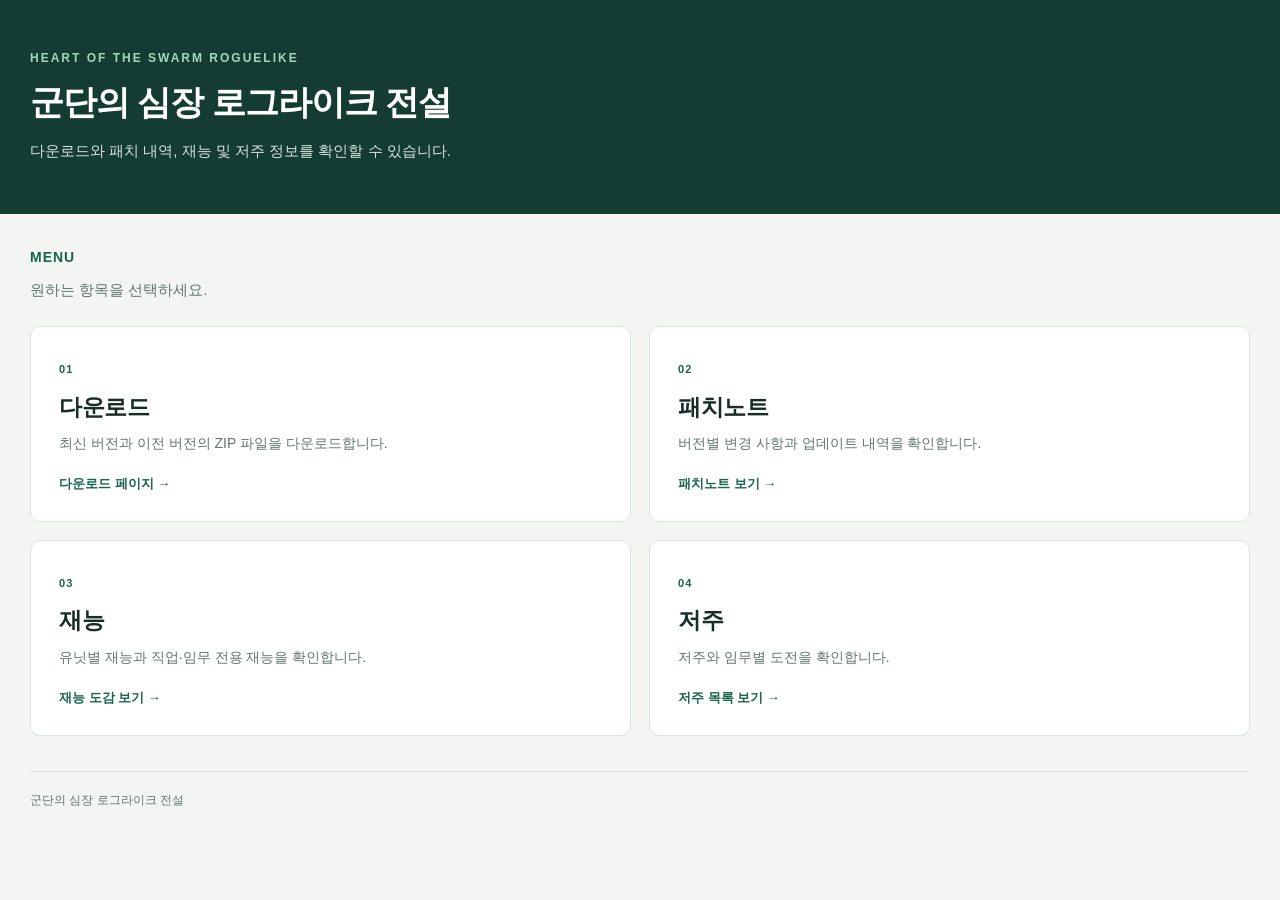
<file: index.html>
<!doctype html>
<html lang="ko">
<head>
<meta charset="utf-8">
<meta name="viewport" content="width=device-width, initial-scale=1">
<title>군단의 심장 로그라이크 전설</title>
<link rel="stylesheet" href="style.css"><link rel="icon" type="image/x-icon" href="sc2-favicon.ico">
</head>
<body>
<header>
<div class="eyebrow">HEART OF THE SWARM ROGUELIKE</div>
<h1>군단의 심장 로그라이크 전설</h1>
<p>다운로드와 패치 내역, 재능 및 저주 정보를 확인할 수 있습니다.</p>
</header>
<main>
<div class="intro"><h2>MENU</h2><p>원하는 항목을 선택하세요.</p></div>
<div class="menu">
<a class="card" href="download.html"><span class="num">01</span><h2>다운로드</h2><p>최신 버전과 이전 버전의 ZIP 파일을 다운로드합니다.</p><span class="arrow">다운로드 페이지 →</span></a>
<a class="card" href="patchnotes.html"><span class="num">02</span><h2>패치노트</h2><p>버전별 변경 사항과 업데이트 내역을 확인합니다.</p><span class="arrow">패치노트 보기 →</span></a>
<a class="card" href="talents.html"><span class="num">03</span><h2>재능</h2><p>유닛별 재능과 직업·임무 전용 재능을 확인합니다.</p><span class="arrow">재능 도감 보기 →</span></a>
<a class="card" href="curses.html"><span class="num">04</span><h2>저주</h2><p>저주와 임무별 도전을 확인합니다.</p><span class="arrow">저주 목록 보기 →</span></a>
</div>
<footer>군단의 심장 로그라이크 전설</footer>
</main>
</body>
</html>
</file>
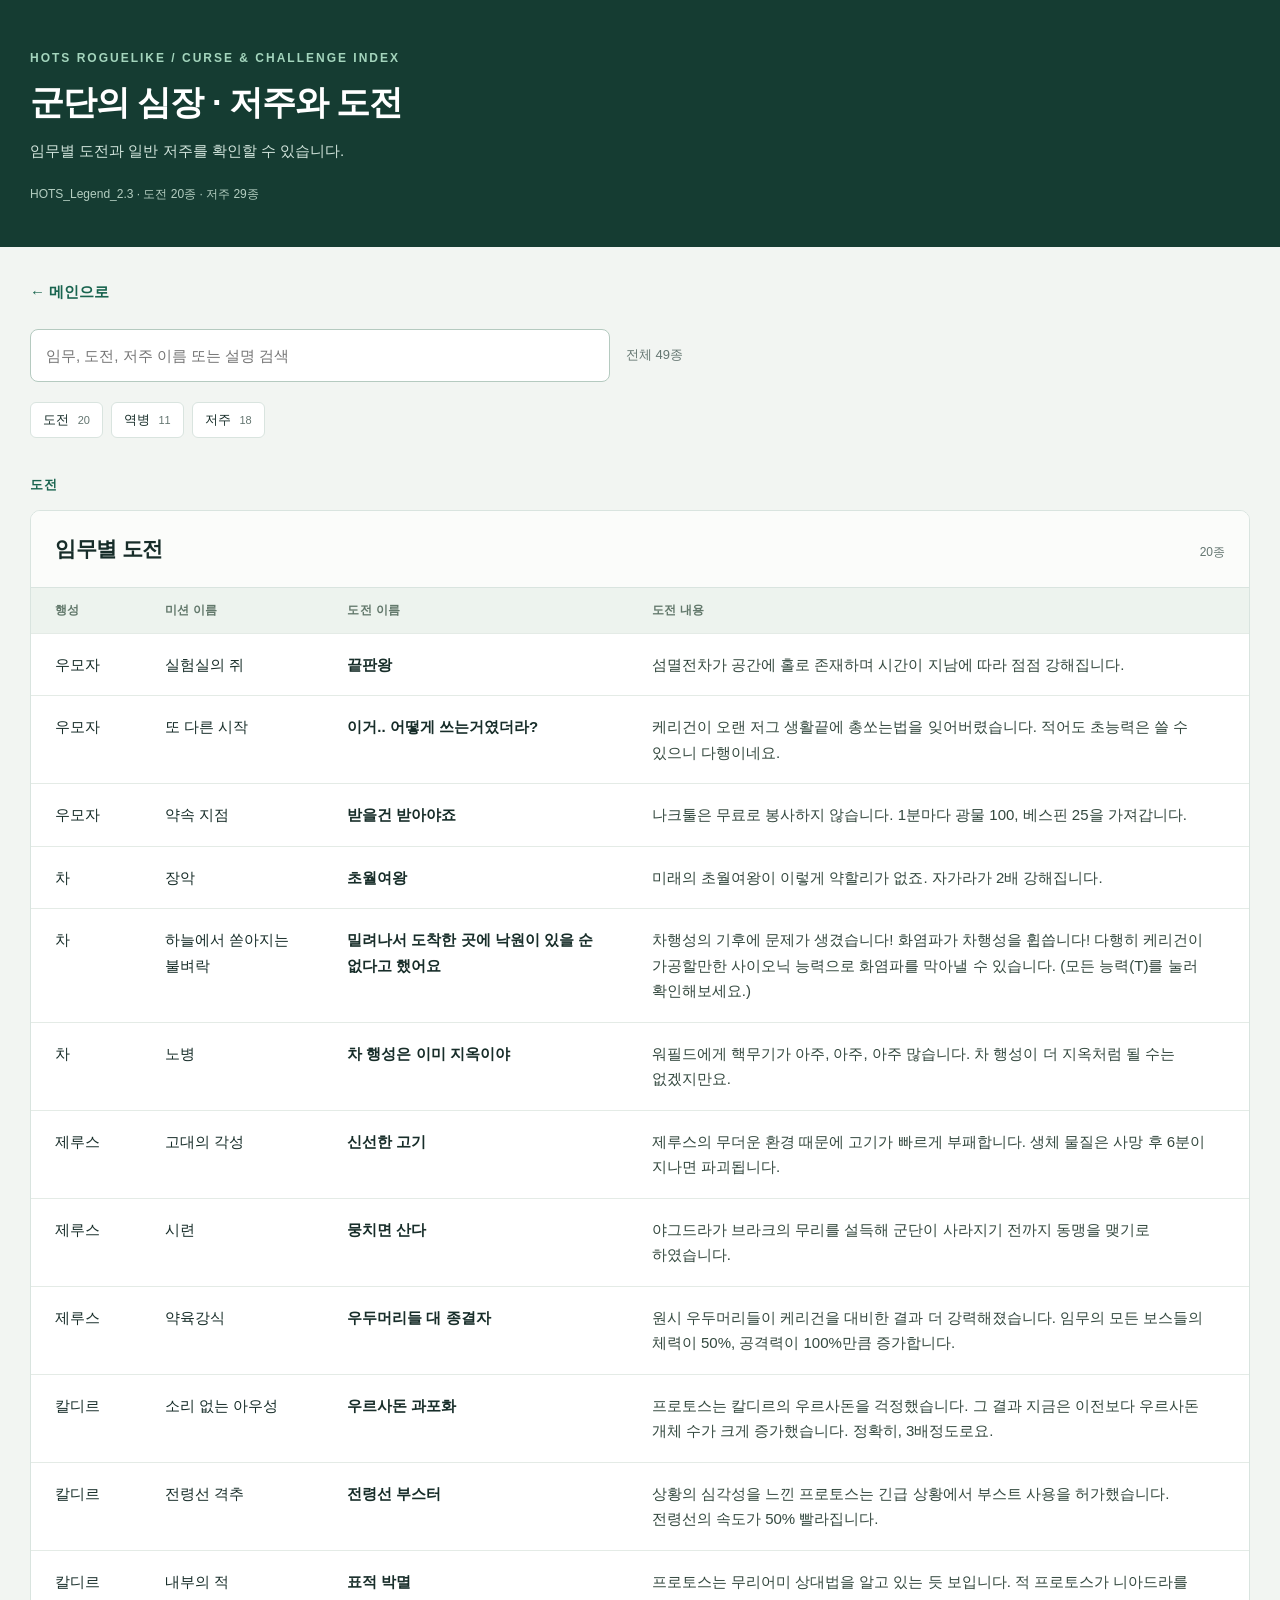
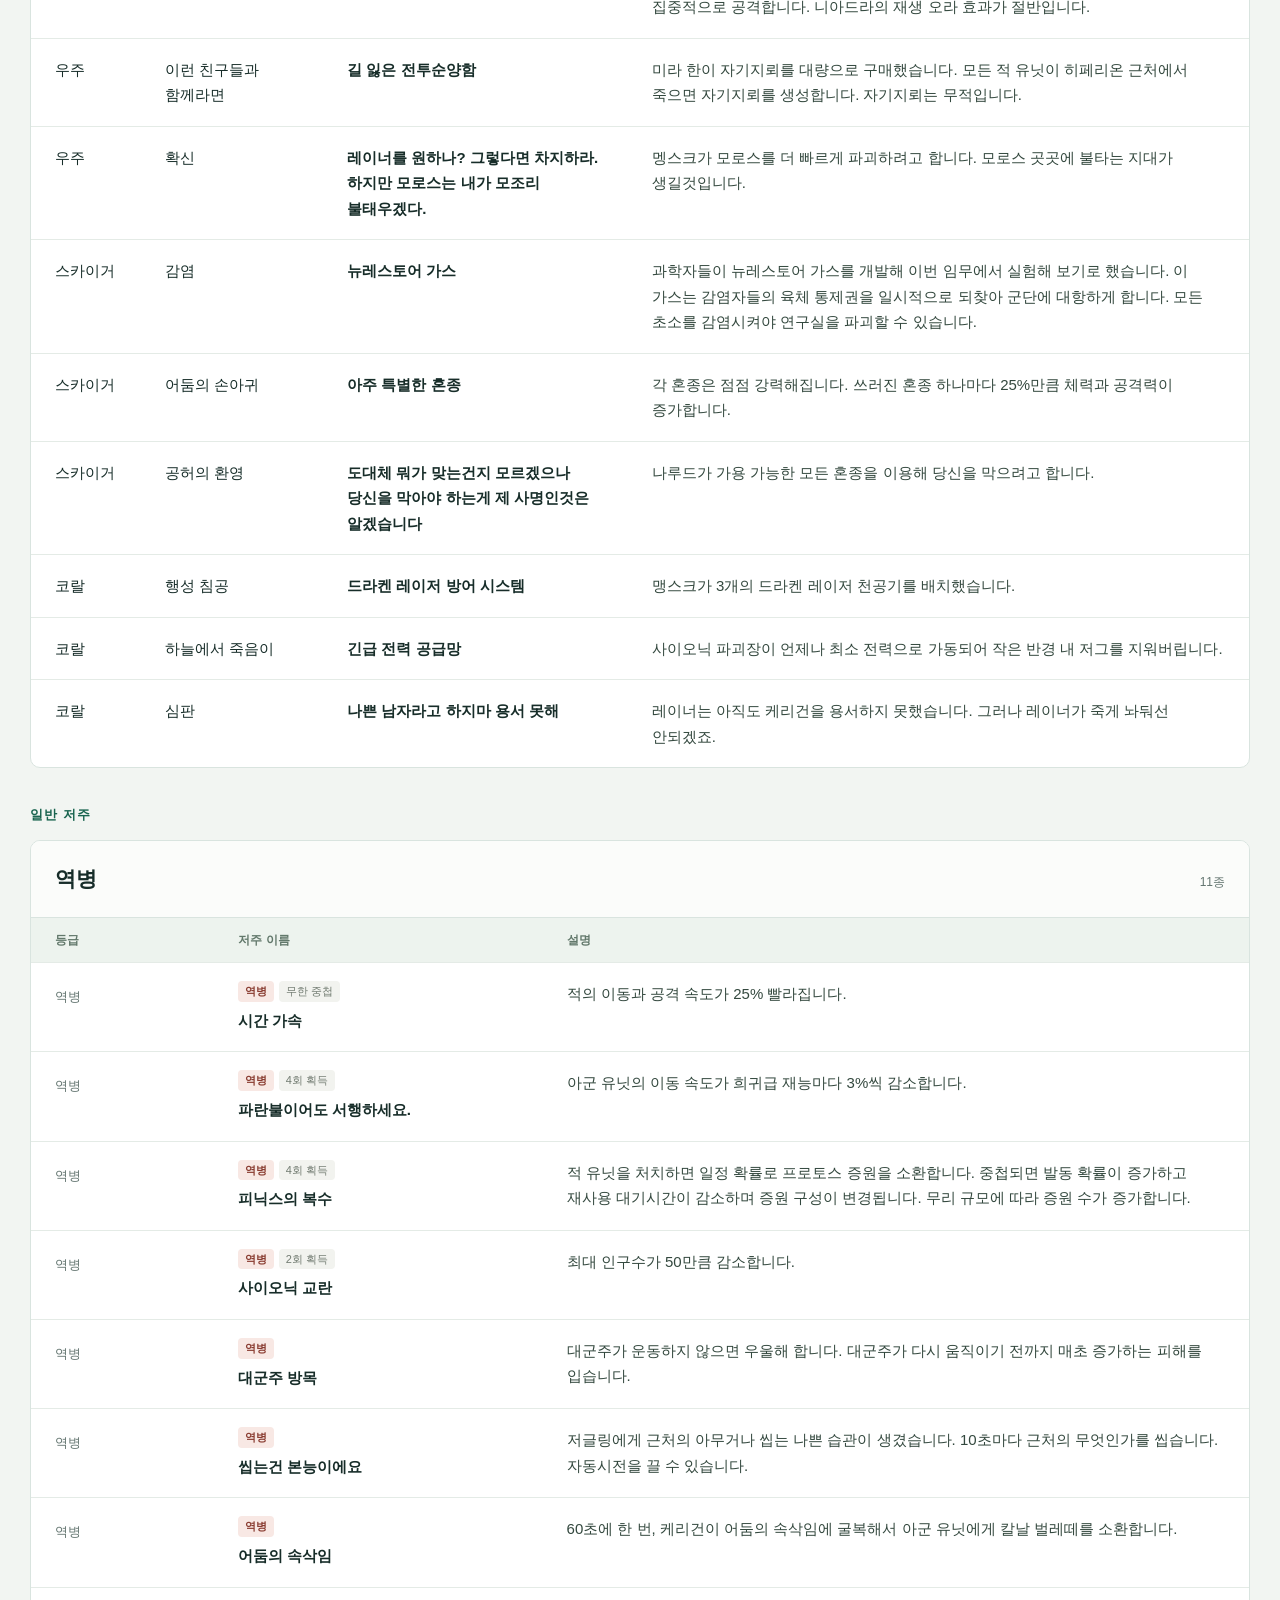
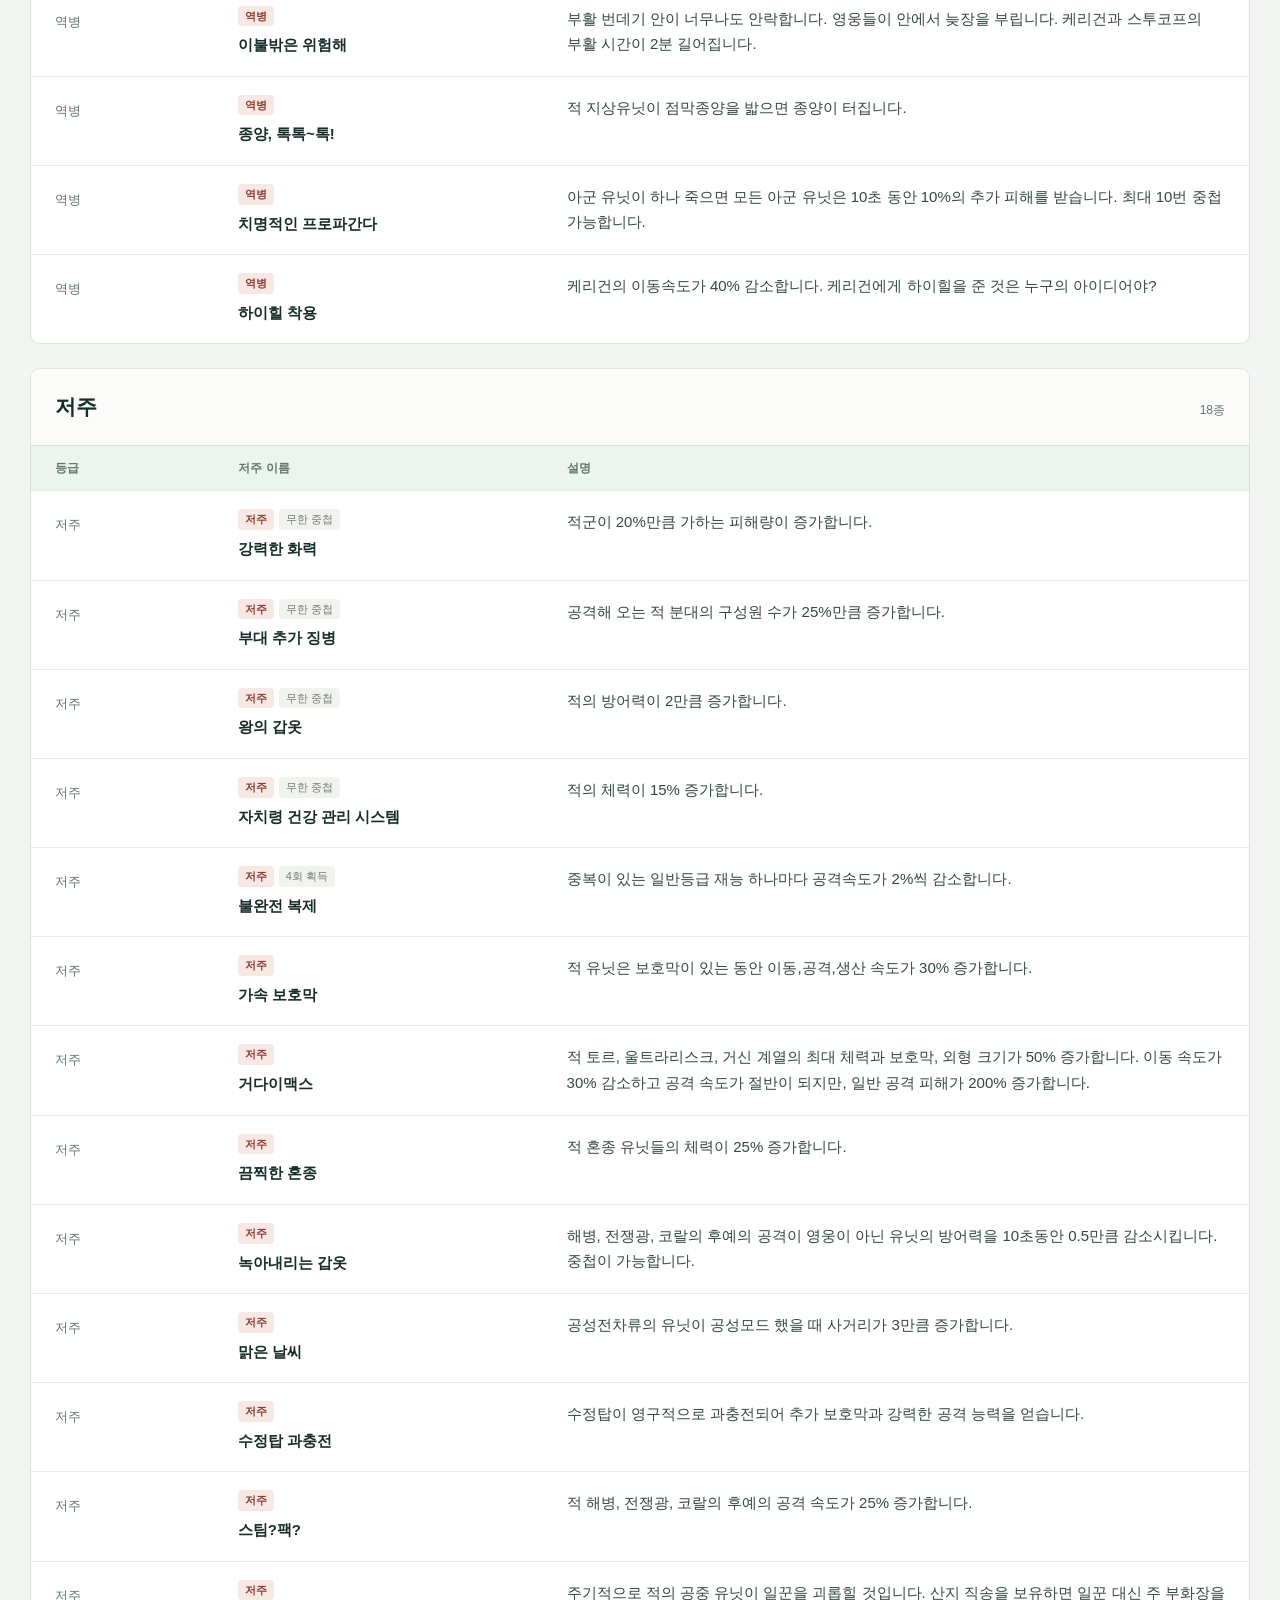
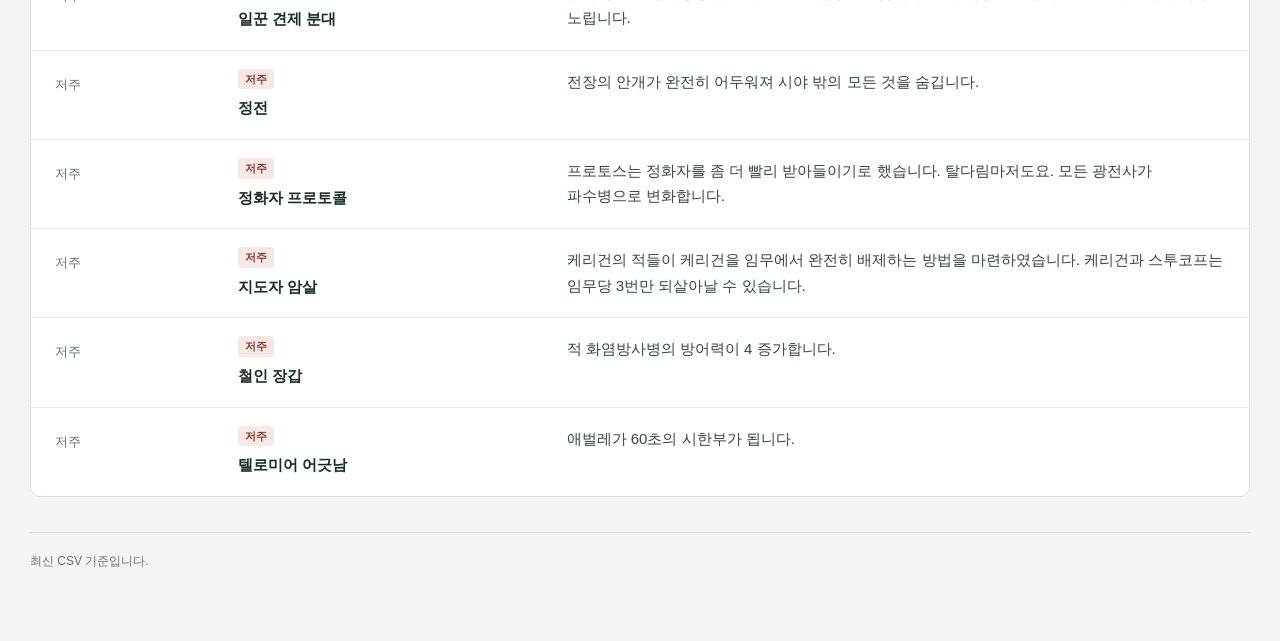
<file: curses.html>
<!doctype html><html lang="ko"><head><meta charset="utf-8"><meta name="viewport" content="width=device-width,initial-scale=1">
<title>군단의 심장 로그라이크 · 저주와 도전</title><link rel="stylesheet" href="style.css"><link rel="icon" type="image/x-icon" href="sc2-favicon.ico">
</head><body>
<header><div class="eyebrow">HOTS ROGUELIKE / CURSE & CHALLENGE INDEX</div><h1>군단의 심장 · 저주와 도전</h1>
<p>임무별 도전과 일반 저주를 확인할 수 있습니다.</p><span class="build">HOTS_Legend_2.3 · 도전 20종 · 저주 29종</span></header>
<main><a class="home" href="index.html">← 메인으로</a>
<div class="tools"><input id="search" type="search" placeholder="임무, 도전, 저주 이름 또는 설명 검색"><span id="result">전체 49종</span></div>
<nav aria-label="분류 바로가기"><a href="#challenges">도전 <span>20</span></a><a href="#curse-0">역병 <span>11</span></a><a href="#curse-1">저주 <span>18</span></a></nav>
<h2 class="group-title">도전</h2><section id="challenges"><div class="section-head"><h3>임무별 도전</h3><span class="counts">20종</span></div>
<table class="challenge-table"><colgroup><col class="planet"><col class="mission"><col class="challenge"><col></colgroup>
<thead><tr><th>행성</th><th>미션 이름</th><th>도전 이름</th><th>도전 내용</th></tr></thead><tbody><tr data-id="(Challenge) Lemon Allergy" data-search="우모자 실험실의 쥐 저주 끝판왕 섬멸전차가 공간에 홀로 존재하며 시간이 지남에 따라 점점 강해집니다."><td>우모자</td><td>실험실의 쥐</td><td><strong>끝판왕</strong></td><td class="description">섬멸전차가 공간에 홀로 존재하며 시간이 지남에 따라 점점 강해집니다.</td></tr><tr data-id="(Challenge) Hallucinatory Coping" data-search="우모자 또 다른 시작 저주 이거.. 어떻게 쓰는거였더라? 케리건이 오랜 저그 생활끝에 총쏘는법을 잊어버렸습니다. 적어도 초능력은 쓸 수 있으니 다행이네요."><td>우모자</td><td>또 다른 시작</td><td><strong>이거.. 어떻게 쓰는거였더라?</strong></td><td class="description">케리건이 오랜 저그 생활끝에 총쏘는법을 잊어버렸습니다. 적어도 초능력은 쓸 수 있으니 다행이네요.</td></tr><tr data-id="(Challenge) Nydus Interception" data-search="우모자 약속 지점 저주 받을건 받아야죠 나크툴은 무료로 봉사하지 않습니다. 1분마다 광물 100, 베스핀 25을 가져갑니다."><td>우모자</td><td>약속 지점</td><td><strong>받을건 받아야죠</strong></td><td class="description">나크툴은 무료로 봉사하지 않습니다. 1분마다 광물 100, 베스핀 25을 가져갑니다.</td></tr><tr data-id="(Challenge) Zagara&#x27;s Aberrations" data-search="차 장악 저주 초월여왕 미래의 초월여왕이 이렇게 약할리가 없죠. 자가라가 2배 강해집니다."><td>차</td><td>장악</td><td><strong>초월여왕</strong></td><td class="description">미래의 초월여왕이 이렇게 약할리가 없죠. 자가라가 2배 강해집니다.</td></tr><tr data-id="(Challenge) Half The Dominion Fleet" data-search="차 하늘에서 쏟아지는 불벼락 저주 밀려나서 도착한 곳에 낙원이 있을 순 없다고 했어요 차행성의 기후에 문제가 생겼습니다! 화염파가 차행성을 휩씁니다! 다행히 케리건이 가공할만한 사이오닉 능력으로 화염파를 막아낼 수 있습니다. (모든 능력(t)를 눌러 확인해보세요.)"><td>차</td><td>하늘에서 쏟아지는 불벼락</td><td><strong>밀려나서 도착한 곳에 낙원이 있을 순 없다고 했어요</strong></td><td class="description">차행성의 기후에 문제가 생겼습니다! 화염파가 차행성을 휩씁니다! 다행히 케리건이 가공할만한 사이오닉 능력으로 화염파를 막아낼 수 있습니다. (모든 능력(T)를 눌러 확인해보세요.)</td></tr><tr data-id="(Challenge) Char Cannot Look Worse" data-search="차 노병 저주 차 행성은 이미 지옥이야 워필드에게 핵무기가 아주, 아주, 아주 많습니다. 차 행성이 더 지옥처럼 될 수는 없겠지만요."><td>차</td><td>노병</td><td><strong>차 행성은 이미 지옥이야</strong></td><td class="description">워필드에게 핵무기가 아주, 아주, 아주 많습니다. 차 행성이 더 지옥처럼 될 수는 없겠지만요.</td></tr><tr data-id="(Challenge) Fresh Meat" data-search="제루스 고대의 각성 저주 신선한 고기 제루스의 무더운 환경 때문에 고기가 빠르게 부패합니다. 생체 물질은 사망 후 6분이 지나면 파괴됩니다."><td>제루스</td><td>고대의 각성</td><td><strong>신선한 고기</strong></td><td class="description">제루스의 무더운 환경 때문에 고기가 빠르게 부패합니다. 생체 물질은 사망 후 6분이 지나면 파괴됩니다.</td></tr><tr data-id="(Challenge) United We Stand" data-search="제루스 시련 저주 뭉치면 산다 야그드라가 브라크의 무리를 설득해 군단이 사라지기 전까지 동맹을 맺기로 하였습니다."><td>제루스</td><td>시련</td><td><strong>뭉치면 산다</strong></td><td class="description">야그드라가 브라크의 무리를 설득해 군단이 사라지기 전까지 동맹을 맺기로 하였습니다.</td></tr><tr data-id="(Challenge) Alphas Vs. The Omega" data-search="제루스 약육강식 저주 우두머리들 대 종결자 원시 우두머리들이 케리건을 대비한 결과 더 강력해졌습니다. 임무의 모든 보스들의 체력이 50%, 공격력이 100%만큼 증가합니다."><td>제루스</td><td>약육강식</td><td><strong>우두머리들 대 종결자</strong></td><td class="description">원시 우두머리들이 케리건을 대비한 결과 더 강력해졌습니다. 임무의 모든 보스들의 체력이 50%, 공격력이 100%만큼 증가합니다.</td></tr><tr data-id="(Challenge) Ursadon Overpopulation" data-search="칼디르 소리 없는 아우성 저주 우르사돈 과포화 프로토스는 칼디르의 우르사돈을 걱정했습니다. 그 결과 지금은 이전보다 우르사돈 개체 수가 크게 증가했습니다. 정확히, 3배정도로요."><td>칼디르</td><td>소리 없는 아우성</td><td><strong>우르사돈 과포화</strong></td><td class="description">프로토스는 칼디르의 우르사돈을 걱정했습니다. 그 결과 지금은 이전보다 우르사돈 개체 수가 크게 증가했습니다. 정확히, 3배정도로요.</td></tr><tr data-id="(Challenge) Shuttle Boosters" data-search="칼디르 전령선 격추 저주 전령선 부스터 상황의 심각성을 느낀 프로토스는 긴급 상황에서 부스트 사용을 허가했습니다. 전령선의 속도가 50% 빨라집니다."><td>칼디르</td><td>전령선 격추</td><td><strong>전령선 부스터</strong></td><td class="description">상황의 심각성을 느낀 프로토스는 긴급 상황에서 부스트 사용을 허가했습니다. 전령선의 속도가 50% 빨라집니다.</td></tr><tr data-id="(Challenge) Targeted Extermination" data-search="칼디르 내부의 적 저주 표적 박멸 프로토스는 무리어미 상대법을 알고 있는 듯 보입니다. 적 프로토스가 니아드라를 집중적으로 공격합니다. 니아드라의 재생 오라 효과가 절반입니다."><td>칼디르</td><td>내부의 적</td><td><strong>표적 박멸</strong></td><td class="description">프로토스는 무리어미 상대법을 알고 있는 듯 보입니다. 적 프로토스가 니아드라를 집중적으로 공격합니다. 니아드라의 재생 오라 효과가 절반입니다.</td></tr><tr data-id="(Challenge) The Lost Battlecruiser" data-search="우주 이런 친구들과 함께라면 저주 길 잃은 전투순양함 미라 한이 자기지뢰를 대량으로 구매했습니다. 모든 적 유닛이 히페리온 근처에서 죽으면 자기지뢰를 생성합니다. 자기지뢰는 무적입니다."><td>우주</td><td>이런 친구들과 함께라면</td><td><strong>길 잃은 전투순양함</strong></td><td class="description">미라 한이 자기지뢰를 대량으로 구매했습니다. 모든 적 유닛이 히페리온 근처에서 죽으면 자기지뢰를 생성합니다. 자기지뢰는 무적입니다.</td></tr><tr data-id="(Challenge) Happy Ending" data-search="우주 확신 저주 레이너를 원하나? 그렇다면 차지하라. 하지만 모로스는 내가 모조리 불태우겠다. 멩스크가 모로스를 더 빠르게 파괴하려고 합니다. 모로스 곳곳에 불타는 지대가 생길것입니다."><td>우주</td><td>확신</td><td><strong>레이너를 원하나? 그렇다면 차지하라. 하지만 모로스는 내가 모조리 불태우겠다.</strong></td><td class="description">멩스크가 모로스를 더 빠르게 파괴하려고 합니다. 모로스 곳곳에 불타는 지대가 생길것입니다.</td></tr><tr data-id="(Challenge) Aerosol Restoration" data-search="스카이거 감염 저주 뉴레스토어 가스 과학자들이 뉴레스토어 가스를 개발해 이번 임무에서 실험해 보기로 했습니다. 이 가스는 감염자들의 육체 통제권을 일시적으로 되찾아 군단에 대항하게 합니다. 모든 초소를 감염시켜야 연구실을 파괴할 수 있습니다."><td>스카이거</td><td>감염</td><td><strong>뉴레스토어 가스</strong></td><td class="description">과학자들이 뉴레스토어 가스를 개발해 이번 임무에서 실험해 보기로 했습니다. 이 가스는 감염자들의 육체 통제권을 일시적으로 되찾아 군단에 대항하게 합니다. 모든 초소를 감염시켜야 연구실을 파괴할 수 있습니다.</td></tr><tr data-id="(Challenge) Super Unique Hybrid" data-search="스카이거 어둠의 손아귀 저주 아주 특별한 혼종 각 혼종은 점점 강력해집니다. 쓰러진 혼종 하나마다 25%만큼 체력과 공격력이 증가합니다."><td>스카이거</td><td>어둠의 손아귀</td><td><strong>아주 특별한 혼종</strong></td><td class="description">각 혼종은 점점 강력해집니다. 쓰러진 혼종 하나마다 25%만큼 체력과 공격력이 증가합니다.</td></tr><tr data-id="(Challenge) Moebius Cure" data-search="스카이거 공허의 환영 저주 도대체 뭐가 맞는건지 모르겠으나 당신을 막아야 하는게 제 사명인것은 알겠습니다 나루드가 가용 가능한 모든 혼종을 이용해 당신을 막으려고 합니다."><td>스카이거</td><td>공허의 환영</td><td><strong>도대체 뭐가 맞는건지 모르겠으나 당신을 막아야 하는게 제 사명인것은 알겠습니다</strong></td><td class="description">나루드가 가용 가능한 모든 혼종을 이용해 당신을 막으려고 합니다.</td></tr><tr data-id="(Challenge) Laser Defense" data-search="코랄 행성 침공 저주 드라켄 레이저 방어 시스템 맹스크가 3개의 드라켄 레이저 천공기를 배치했습니다."><td>코랄</td><td>행성 침공</td><td><strong>드라켄 레이저 방어 시스템</strong></td><td class="description">맹스크가 3개의 드라켄 레이저 천공기를 배치했습니다.</td></tr><tr data-id="(Challenge) Emergency Power Link" data-search="코랄 하늘에서 죽음이 저주 긴급 전력 공급망 사이오닉 파괴장이 언제나 최소 전력으로 가동되어 작은 반경 내 저그를 지워버립니다."><td>코랄</td><td>하늘에서 죽음이</td><td><strong>긴급 전력 공급망</strong></td><td class="description">사이오닉 파괴장이 언제나 최소 전력으로 가동되어 작은 반경 내 저그를 지워버립니다.</td></tr><tr data-id="(Challenge) Chaos Mandate" data-search="코랄 심판 저주 나쁜 남자라고 하지마 용서 못해 레이너는 아직도 케리건을 용서하지 못했습니다. 그러나 레이너가 죽게 놔둬선 안되겠죠."><td>코랄</td><td>심판</td><td><strong>나쁜 남자라고 하지마 용서 못해</strong></td><td class="description">레이너는 아직도 케리건을 용서하지 못했습니다. 그러나 레이너가 죽게 놔둬선 안되겠죠.</td></tr></tbody></table></section>
<h2 class="group-title">일반 저주</h2><section id="curse-0"><div class="section-head"><h3>역병</h3><span class="counts">11종</span></div><table><colgroup><col class="unit"><col class="talent"><col></colgroup><thead><tr><th>등급</th><th>저주 이름</th><th>설명</th></tr></thead><tbody><tr data-id="Chrono Acceleration" data-search="역병 역병 시간 가속 적의 이동과 공격 속도가 25% 빨라집니다."><td class="unit-name">역병</td><td><div class="badges"><span class="curse-badge">역병</span><span class="limit">무한 중첩</span></div><strong>시간 가속</strong></td><td class="description">적의 이동과 공격 속도가 25% 빨라집니다.</td></tr><tr data-id="Feelin&#x27; Blue" data-search="역병 역병 파란불이어도 서행하세요. 아군 유닛의 이동 속도가 희귀급 재능마다 3%씩 감소합니다."><td class="unit-name">역병</td><td><div class="badges"><span class="curse-badge">역병</span><span class="limit">4회 획득</span></div><strong>파란불이어도 서행하세요.</strong></td><td class="description">아군 유닛의 이동 속도가 희귀급 재능마다 3%씩 감소합니다.</td></tr><tr data-id="Vengeance for Fenix" data-search="역병 역병 피닉스의 복수 적 유닛을 처치하면 일정 확률로 프로토스 증원을 소환합니다. 중첩되면 발동 확률이 증가하고 재사용 대기시간이 감소하며 증원 구성이 변경됩니다. 무리 규모에 따라 증원 수가 증가합니다."><td class="unit-name">역병</td><td><div class="badges"><span class="curse-badge">역병</span><span class="limit">4회 획득</span></div><strong>피닉스의 복수</strong></td><td class="description">적 유닛을 처치하면 일정 확률로 프로토스 증원을 소환합니다. 중첩되면 발동 확률이 증가하고 재사용 대기시간이 감소하며 증원 구성이 변경됩니다. 무리 규모에 따라 증원 수가 증가합니다.</td></tr><tr data-id="Psi Disruption" data-search="역병 역병 사이오닉 교란 최대 인구수가 50만큼 감소합니다."><td class="unit-name">역병</td><td><div class="badges"><span class="curse-badge">역병</span><span class="limit">2회 획득</span></div><strong>사이오닉 교란</strong></td><td class="description">최대 인구수가 50만큼 감소합니다.</td></tr><tr data-id="Free Range Overlords" data-search="역병 역병 대군주 방목 대군주가 운동하지 않으면 우울해 합니다. 대군주가 다시 움직이기 전까지 매초 증가하는 피해를 입습니다."><td class="unit-name">역병</td><td><div class="badges"><span class="curse-badge">역병</span></div><strong>대군주 방목</strong></td><td class="description">대군주가 운동하지 않으면 우울해 합니다. 대군주가 다시 움직이기 전까지 매초 증가하는 피해를 입습니다.</td></tr><tr data-id="Compulsory Chewing" data-search="역병 역병 씹는건 본능이에요 저글링에게 근처의 아무거나 씹는 나쁜 습관이 생겼습니다. 10초마다 근처의 무엇인가를 씹습니다. 자동시전을 끌 수 있습니다."><td class="unit-name">역병</td><td><div class="badges"><span class="curse-badge">역병</span></div><strong>씹는건 본능이에요</strong></td><td class="description">저글링에게 근처의 아무거나 씹는 나쁜 습관이 생겼습니다. 10초마다 근처의 무엇인가를 씹습니다. 자동시전을 끌 수 있습니다.</td></tr><tr data-id="Whispers of the Dark One" data-search="역병 역병 어둠의 속삭임 60초에 한 번, 케리건이 어둠의 속삭임에 굴복해서 아군 유닛에게 칼날 벌레떼를 소환합니다."><td class="unit-name">역병</td><td><div class="badges"><span class="curse-badge">역병</span></div><strong>어둠의 속삭임</strong></td><td class="description">60초에 한 번, 케리건이 어둠의 속삭임에 굴복해서 아군 유닛에게 칼날 벌레떼를 소환합니다.</td></tr><tr data-id="Extra Comfortable Cocoon" data-search="역병 역병 이불밖은 위험해 부활 번데기 안이 너무나도 안락합니다. 영웅들이 안에서 늦장을 부립니다. 케리건과 스투코프의 부활 시간이 2분 길어집니다."><td class="unit-name">역병</td><td><div class="badges"><span class="curse-badge">역병</span></div><strong>이불밖은 위험해</strong></td><td class="description">부활 번데기 안이 너무나도 안락합니다. 영웅들이 안에서 늦장을 부립니다. 케리건과 스투코프의 부활 시간이 2분 길어집니다.</td></tr><tr data-id="Pop Goes the Tumor" data-search="역병 역병 종양, 톡톡~톡! 적 지상유닛이 점막종양을 밟으면 종양이 터집니다."><td class="unit-name">역병</td><td><div class="badges"><span class="curse-badge">역병</span></div><strong>종양, 톡톡~톡!</strong></td><td class="description">적 지상유닛이 점막종양을 밟으면 종양이 터집니다.</td></tr><tr data-id="Mortal Propaganda" data-search="역병 역병 치명적인 프로파간다 아군 유닛이 하나 죽으면 모든 아군 유닛은 10초 동안 10%의 추가 피해를 받습니다. 최대 10번 중첩 가능합니다."><td class="unit-name">역병</td><td><div class="badges"><span class="curse-badge">역병</span></div><strong>치명적인 프로파간다</strong></td><td class="description">아군 유닛이 하나 죽으면 모든 아군 유닛은 10초 동안 10%의 추가 피해를 받습니다. 최대 10번 중첩 가능합니다.</td></tr><tr data-id="Evolved High Heels" data-search="역병 역병 하이힐 착용 케리건의 이동속도가 40% 감소합니다. 케리건에게 하이힐을 준 것은 누구의 아이디어야?"><td class="unit-name">역병</td><td><div class="badges"><span class="curse-badge">역병</span></div><strong>하이힐 착용</strong></td><td class="description">케리건의 이동속도가 40% 감소합니다. 케리건에게 하이힐을 준 것은 누구의 아이디어야?</td></tr></tbody></table></section><section id="curse-1"><div class="section-head"><h3>저주</h3><span class="counts">18종</span></div><table><colgroup><col class="unit"><col class="talent"><col></colgroup><thead><tr><th>등급</th><th>저주 이름</th><th>설명</th></tr></thead><tbody><tr data-id="Heavy Firepower" data-search="저주 저주 강력한 화력 적군이 20%만큼 가하는 피해량이 증가합니다."><td class="unit-name">저주</td><td><div class="badges"><span class="curse-badge">저주</span><span class="limit">무한 중첩</span></div><strong>강력한 화력</strong></td><td class="description">적군이 20%만큼 가하는 피해량이 증가합니다.</td></tr><tr data-id="Increased Conscription" data-search="저주 저주 부대 추가 징병 공격해 오는 적 분대의 구성원 수가 25%만큼 증가합니다."><td class="unit-name">저주</td><td><div class="badges"><span class="curse-badge">저주</span><span class="limit">무한 중첩</span></div><strong>부대 추가 징병</strong></td><td class="description">공격해 오는 적 분대의 구성원 수가 25%만큼 증가합니다.</td></tr><tr data-id="Royal Armor" data-search="저주 저주 왕의 갑옷 적의 방어력이 2만큼 증가합니다."><td class="unit-name">저주</td><td><div class="badges"><span class="curse-badge">저주</span><span class="limit">무한 중첩</span></div><strong>왕의 갑옷</strong></td><td class="description">적의 방어력이 2만큼 증가합니다.</td></tr><tr data-id="Dominion Healthcare" data-search="저주 저주 자치령 건강 관리 시스템 적의 체력이 15% 증가합니다."><td class="unit-name">저주</td><td><div class="badges"><span class="curse-badge">저주</span><span class="limit">무한 중첩</span></div><strong>자치령 건강 관리 시스템</strong></td><td class="description">적의 체력이 15% 증가합니다.</td></tr><tr data-id="Imperfect Duplication" data-search="저주 저주 불완전 복제 중복이 있는 일반등급 재능 하나마다 공격속도가 2%씩 감소합니다."><td class="unit-name">저주</td><td><div class="badges"><span class="curse-badge">저주</span><span class="limit">4회 획득</span></div><strong>불완전 복제</strong></td><td class="description">중복이 있는 일반등급 재능 하나마다 공격속도가 2%씩 감소합니다.</td></tr><tr data-id="Temporal Barrier" data-search="저주 저주 가속 보호막 적 유닛은 보호막이 있는 동안 이동,공격,생산 속도가 30% 증가합니다."><td class="unit-name">저주</td><td><div class="badges"><span class="curse-badge">저주</span></div><strong>가속 보호막</strong></td><td class="description">적 유닛은 보호막이 있는 동안 이동,공격,생산 속도가 30% 증가합니다.</td></tr><tr data-id="Super Massive" data-search="저주 저주 거다이맥스 적 토르, 울트라리스크, 거신 계열의 최대 체력과 보호막, 외형 크기가 50% 증가합니다. 이동 속도가 30% 감소하고 공격 속도가 절반이 되지만, 일반 공격 피해가 200% 증가합니다."><td class="unit-name">저주</td><td><div class="badges"><span class="curse-badge">저주</span></div><strong>거다이맥스</strong></td><td class="description">적 토르, 울트라리스크, 거신 계열의 최대 체력과 보호막, 외형 크기가 50% 증가합니다. 이동 속도가 30% 감소하고 공격 속도가 절반이 되지만, 일반 공격 피해가 200% 증가합니다.</td></tr><tr data-id="HotsCurseHorridHybrid" data-search="저주 저주 끔찍한 혼종 적 혼종 유닛들의 체력이 25% 증가합니다."><td class="unit-name">저주</td><td><div class="badges"><span class="curse-badge">저주</span></div><strong>끔찍한 혼종</strong></td><td class="description">적 혼종 유닛들의 체력이 25% 증가합니다.</td></tr><tr data-id="Melt Armor" data-search="저주 저주 녹아내리는 갑옷 해병, 전쟁광, 코랄의 후예의 공격이 영웅이 아닌 유닛의 방어력을 10초동안 0.5만큼 감소시킵니다. 중첩이 가능합니다."><td class="unit-name">저주</td><td><div class="badges"><span class="curse-badge">저주</span></div><strong>녹아내리는 갑옷</strong></td><td class="description">해병, 전쟁광, 코랄의 후예의 공격이 영웅이 아닌 유닛의 방어력을 10초동안 0.5만큼 감소시킵니다. 중첩이 가능합니다.</td></tr><tr data-id="Counter-Siege" data-search="저주 저주 맑은 날씨 공성전차류의 유닛이 공성모드 했을 때 사거리가 3만큼 증가합니다."><td class="unit-name">저주</td><td><div class="badges"><span class="curse-badge">저주</span></div><strong>맑은 날씨</strong></td><td class="description">공성전차류의 유닛이 공성모드 했을 때 사거리가 3만큼 증가합니다.</td></tr><tr data-id="Permanent Pylon Power" data-search="저주 저주 수정탑 과충전 수정탑이 영구적으로 과충전되어 추가 보호막과 강력한 공격 능력을 얻습니다."><td class="unit-name">저주</td><td><div class="badges"><span class="curse-badge">저주</span></div><strong>수정탑 과충전</strong></td><td class="description">수정탑이 영구적으로 과충전되어 추가 보호막과 강력한 공격 능력을 얻습니다.</td></tr><tr data-id="HotsCurseStim" data-search="저주 저주 스팀?팩? 적 해병, 전쟁광, 코랄의 후예의 공격 속도가 25% 증가합니다."><td class="unit-name">저주</td><td><div class="badges"><span class="curse-badge">저주</span></div><strong>스팀?팩?</strong></td><td class="description">적 해병, 전쟁광, 코랄의 후예의 공격 속도가 25% 증가합니다.</td></tr><tr data-id="War of Economy" data-search="저주 저주 일꾼 견제 분대 주기적으로 적의 공중 유닛이 일꾼을 괴롭힐 것입니다. 산지 직송을 보유하면 일꾼 대신 주 부화장을 노립니다."><td class="unit-name">저주</td><td><div class="badges"><span class="curse-badge">저주</span></div><strong>일꾼 견제 분대</strong></td><td class="description">주기적으로 적의 공중 유닛이 일꾼을 괴롭힐 것입니다. 산지 직송을 보유하면 일꾼 대신 주 부화장을 노립니다.</td></tr><tr data-id="Blackout" data-search="저주 저주 정전 전장의 안개가 완전히 어두워져 시야 밖의 모든 것을 숨깁니다."><td class="unit-name">저주</td><td><div class="badges"><span class="curse-badge">저주</span></div><strong>정전</strong></td><td class="description">전장의 안개가 완전히 어두워져 시야 밖의 모든 것을 숨깁니다.</td></tr><tr data-id="HotsCursePurifierProtocol" data-search="저주 저주 정화자 프로토콜 프로토스는 정화자를 좀 더 빨리 받아들이기로 했습니다. 탈다림마저도요. 모든 광전사가 파수병으로 변화합니다."><td class="unit-name">저주</td><td><div class="badges"><span class="curse-badge">저주</span></div><strong>정화자 프로토콜</strong></td><td class="description">프로토스는 정화자를 좀 더 빨리 받아들이기로 했습니다. 탈다림마저도요. 모든 광전사가 파수병으로 변화합니다.</td></tr><tr data-id="Operation Regicide" data-search="저주 저주 지도자 암살 케리건의 적들이 케리건을 임무에서 완전히 배제하는 방법을 마련하였습니다. 케리건과 스투코프는 임무당 3번만 되살아날 수 있습니다."><td class="unit-name">저주</td><td><div class="badges"><span class="curse-badge">저주</span></div><strong>지도자 암살</strong></td><td class="description">케리건의 적들이 케리건을 임무에서 완전히 배제하는 방법을 마련하였습니다. 케리건과 스투코프는 임무당 3번만 되살아날 수 있습니다.</td></tr><tr data-id="HotsCurseIronArmor" data-search="저주 저주 철인 장갑 적 화염방사병의 방어력이 4 증가합니다."><td class="unit-name">저주</td><td><div class="badges"><span class="curse-badge">저주</span></div><strong>철인 장갑</strong></td><td class="description">적 화염방사병의 방어력이 4 증가합니다.</td></tr><tr data-id="Telomeres Defection" data-search="저주 저주 텔로미어 어긋남 애벌레가 60초의 시한부가 됩니다."><td class="unit-name">저주</td><td><div class="badges"><span class="curse-badge">저주</span></div><strong>텔로미어 어긋남</strong></td><td class="description">애벌레가 60초의 시한부가 됩니다.</td></tr></tbody></table></section>
<div id="empty" class="empty" hidden>검색 결과가 없습니다.</div><footer>최신 CSV 기준입니다.</footer></main><script>
const sections=[...document.querySelectorAll('section')],search=document.querySelector('#search');
search.addEventListener('input',()=>{const q=search.value.trim().toLocaleLowerCase();let total=0;
for(const section of sections){let count=0;for(const row of section.querySelectorAll('tbody tr')){row.hidden=!row.dataset.search.includes(q);if(!row.hidden)count++;}section.hidden=count===0;total+=count;}
for(const heading of document.querySelectorAll('.group-title')){let n=heading.nextElementSibling,visible=false;while(n&&!n.classList.contains('group-title')&&n.tagName==='SECTION'){if(!n.hidden)visible=true;n=n.nextElementSibling;}heading.hidden=!visible;}
document.querySelector('#result').textContent=(q?'검색 결과 ':'전체 ')+total+'종';document.querySelector('#empty').hidden=total>0;});
</script></body></html>
</file>
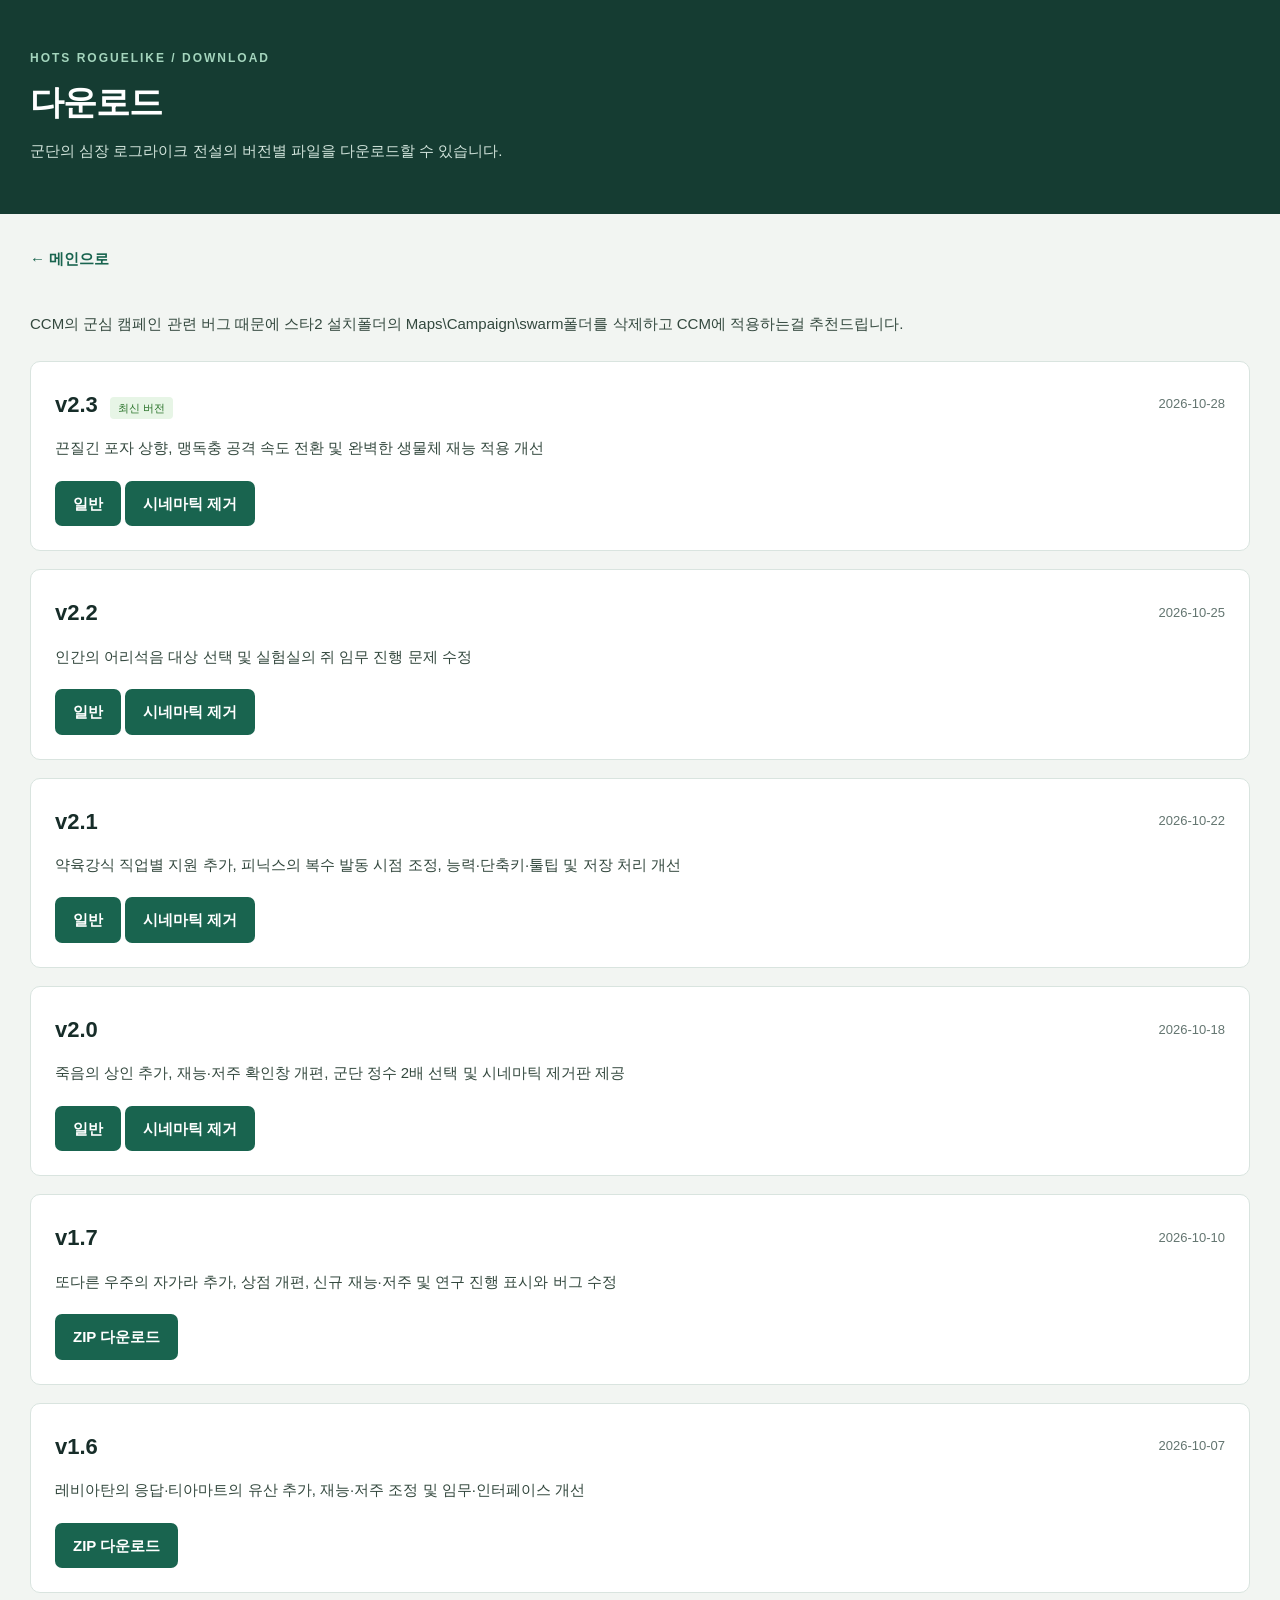
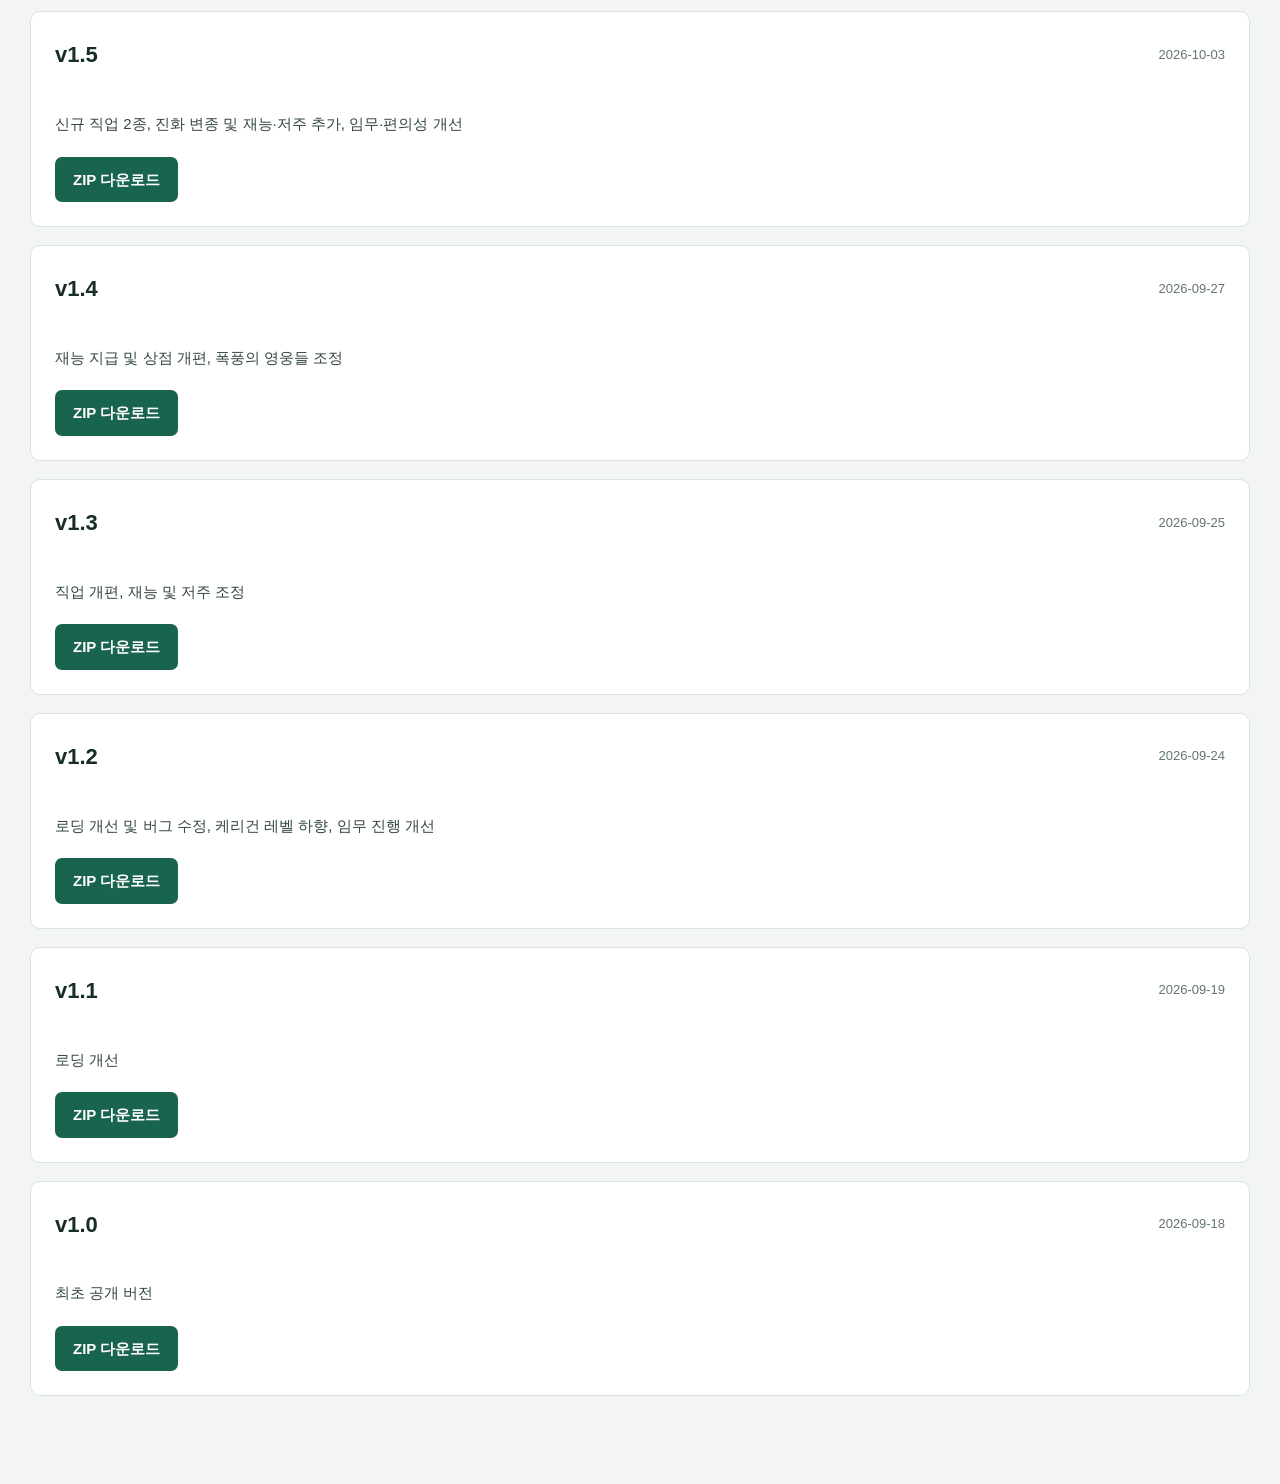
<file: download.html>
<!doctype html>
<html lang="ko">
<head>
<meta charset="utf-8">
<meta name="viewport" content="width=device-width, initial-scale=1">

<title>군단의 심장 로그라이크 전설 · 다운로드</title>

<link rel="stylesheet" href="style.css"><link rel="icon" type="image/x-icon" href="sc2-favicon.ico">
</head>

<body>

<header>
    <div class="eyebrow">HOTS ROGUELIKE / DOWNLOAD</div>
    <h1>다운로드</h1>
    <p>군단의 심장 로그라이크 전설의 버전별 파일을 다운로드할 수 있습니다.</p>
</header>

<main>

<a class="home" href="index.html">← 메인으로</a>

<p class="description" style="margin: 16px 0 24px; line-height: 1.7; overflow-wrap: anywhere;">CCM의 군심 캠페인 관련 버그 때문에 스타2 설치폴더의 Maps\Campaign\swarm폴더를 삭제하고 CCM에 적용하는걸 추천드립니다.</p>


<!-- 최신 버전 -->
<div class="release">
    <div class="release-head"><div><span class="version">v2.3</span>
    <span class="latest">최신 버전</span></div><span class="date">2026-10-28</span></div>
    <div class="description">끈질긴 포자 상향, 맹독충 공격 속도 전환 및 완벽한 생물체 재능 적용 개선</div>
    <a class="download" href="https://github.com/mmZar-web/SC2/releases/download/v2.3/HOTS_Legend_2.3.zip">일반</a>
    <a class="download" href="https://github.com/mmZar-web/SC2/releases/download/v2.3/HOTS_Legend_2.3_NoCinematics.zip">시네마틱 제거</a>
</div>

<div class="release">
    <div class="release-head"><div><span class="version">v2.2</span>
    </div><span class="date">2026-10-25</span></div>
    <div class="description">인간의 어리석음 대상 선택 및 실험실의 쥐 임무 진행 문제 수정</div>
    <a class="download" href="https://github.com/mmZar-web/SC2/releases/download/v2.2/HOTS_Legend_2.2.zip">일반</a>
    <a class="download" href="https://github.com/mmZar-web/SC2/releases/download/v2.2/HOTS_Legend_2.2_NoCinematics.zip">시네마틱 제거</a>
</div>

<div class="release">
    <div class="release-head"><div><span class="version">v2.1</span>
    </div><span class="date">2026-10-22</span></div>
    <div class="description">약육강식 직업별 지원 추가, 피닉스의 복수 발동 시점 조정, 능력·단축키·툴팁 및 저장 처리 개선</div>
    <a class="download" href="https://github.com/mmZar-web/SC2/releases/download/v2.1/HOTS_Legend_2.1.zip">일반</a>
    <a class="download" href="https://github.com/mmZar-web/SC2/releases/download/v2.1/HOTS_Legend_2.1_NoCinematics.zip">시네마틱 제거</a>
</div>

<div class="release">
    <div class="release-head"><div><span class="version">v2.0</span>
    </div><span class="date">2026-10-18</span></div>
    <div class="description">죽음의 상인 추가, 재능·저주 확인창 개편, 군단 정수 2배 선택 및 시네마틱 제거판 제공</div>
    <a class="download" href="https://github.com/mmZar-web/SC2/releases/download/v2.0/HOTS_Legend_2.0.zip">일반</a>
    <a class="download" href="https://github.com/mmZar-web/SC2/releases/download/v2.0/HOTS_Legend_2.0_NoCinematics.zip">시네마틱 제거</a>
</div>

<div class="release">
    <div class="release-head"><div><span class="version">v1.7</span>
    </div><span class="date">2026-10-10</span></div>
    <div class="description">또다른 우주의 자가라 추가, 상점 개편, 신규 재능·저주 및 연구 진행 표시와 버그 수정</div>
    <a class="download" href="https://github.com/mmZar-web/SC2/releases/download/v1.7/HOTS_Legend_1.7.zip">ZIP 다운로드</a>
</div>

<div class="release">
    <div class="release-head"><div><span class="version">v1.6</span>
    </div><span class="date">2026-10-07</span></div>
    <div class="description">레비아탄의 응답·티아마트의 유산 추가, 재능·저주 조정 및 임무·인터페이스 개선</div>
    <a class="download" href="https://github.com/mmZar-web/SC2/releases/download/v1.6/HOTS_Legend_1.6.zip">ZIP 다운로드</a>
</div>

<div class="release">

    <div class="release-head">
        <div>
            <span class="version">v1.5</span>
            
        </div>

        <span class="date">2026-10-03</span>
    </div>
	
    <div class="description">
	신규 직업 2종, 진화 변종 및 재능·저주 추가, 임무·편의성 개선
    </div>

    <a class="download"
       href="https://github.com/mmZar-web/SC2/releases/download/v1.5/HOTS_Legend_1.5.zip">
        ZIP 다운로드
    </a>

</div>


<div class="release">

    <div class="release-head">
        <div>
            <span class="version">v1.4</span>
        </div>

        <span class="date">2026-09-27</span>
    </div>
	
    <div class="description">
	재능 지급 및 상점 개편, 폭풍의 영웅들 조정
    </div>

    <a class="download"
       href="https://github.com/mmZar-web/SC2/releases/download/v1.4/HOTS_Legend_1.4.zip">
        ZIP 다운로드
    </a>

</div>


<div class="release">

    <div class="release-head">
        <div>
            <span class="version">v1.3</span>
        </div>

        <span class="date">2026-09-25</span>
    </div>
	
    <div class="description">
	직업 개편, 재능 및 저주 조정
    </div>

    <a class="download"
       href="https://github.com/mmZar-web/SC2/releases/download/v1.3/HOTS_Legend_1.3.zip">
        ZIP 다운로드
    </a>

</div>

<div class="release">

    <div class="release-head">
        <div>
            <span class="version">v1.2</span>
        </div>

        <span class="date">2026-09-24</span>
    </div>
	
    <div class="description">
	로딩 개선 및 버그 수정, 케리건 레벨 하향, 임무 진행 개선
    </div>

    <a class="download"
       href="https://github.com/mmZar-web/SC2/releases/download/v1.2/HOTS_Legend_1.2.zip">
        ZIP 다운로드
    </a>

</div>

<div class="release">

    <div class="release-head">
        <div>
            <span class="version">v1.1</span>
        </div>

        <span class="date">2026-09-19</span>
    </div>
	
    <div class="description">
	로딩 개선
    </div>

    <a class="download"
       href="https://github.com/mmZar-web/SC2/releases/download/v1.1/HOTS_Legend_1.1.zip">
        ZIP 다운로드
    </a>

</div>



<div class="release">

    <div class="release-head">
        <div>
            <span class="version">v1.0</span>
        </div>

        <span class="date">2026-09-18</span>
    </div>

    <div class="description">
        최초 공개 버전
    </div>

    <a class="download"
       href="https://github.com/mmZar-web/SC2/releases/download/v1.0/HOTS_Legend_1.0.zip">
        ZIP 다운로드
    </a>

</div>



</main>

</body>
</html>
</file>
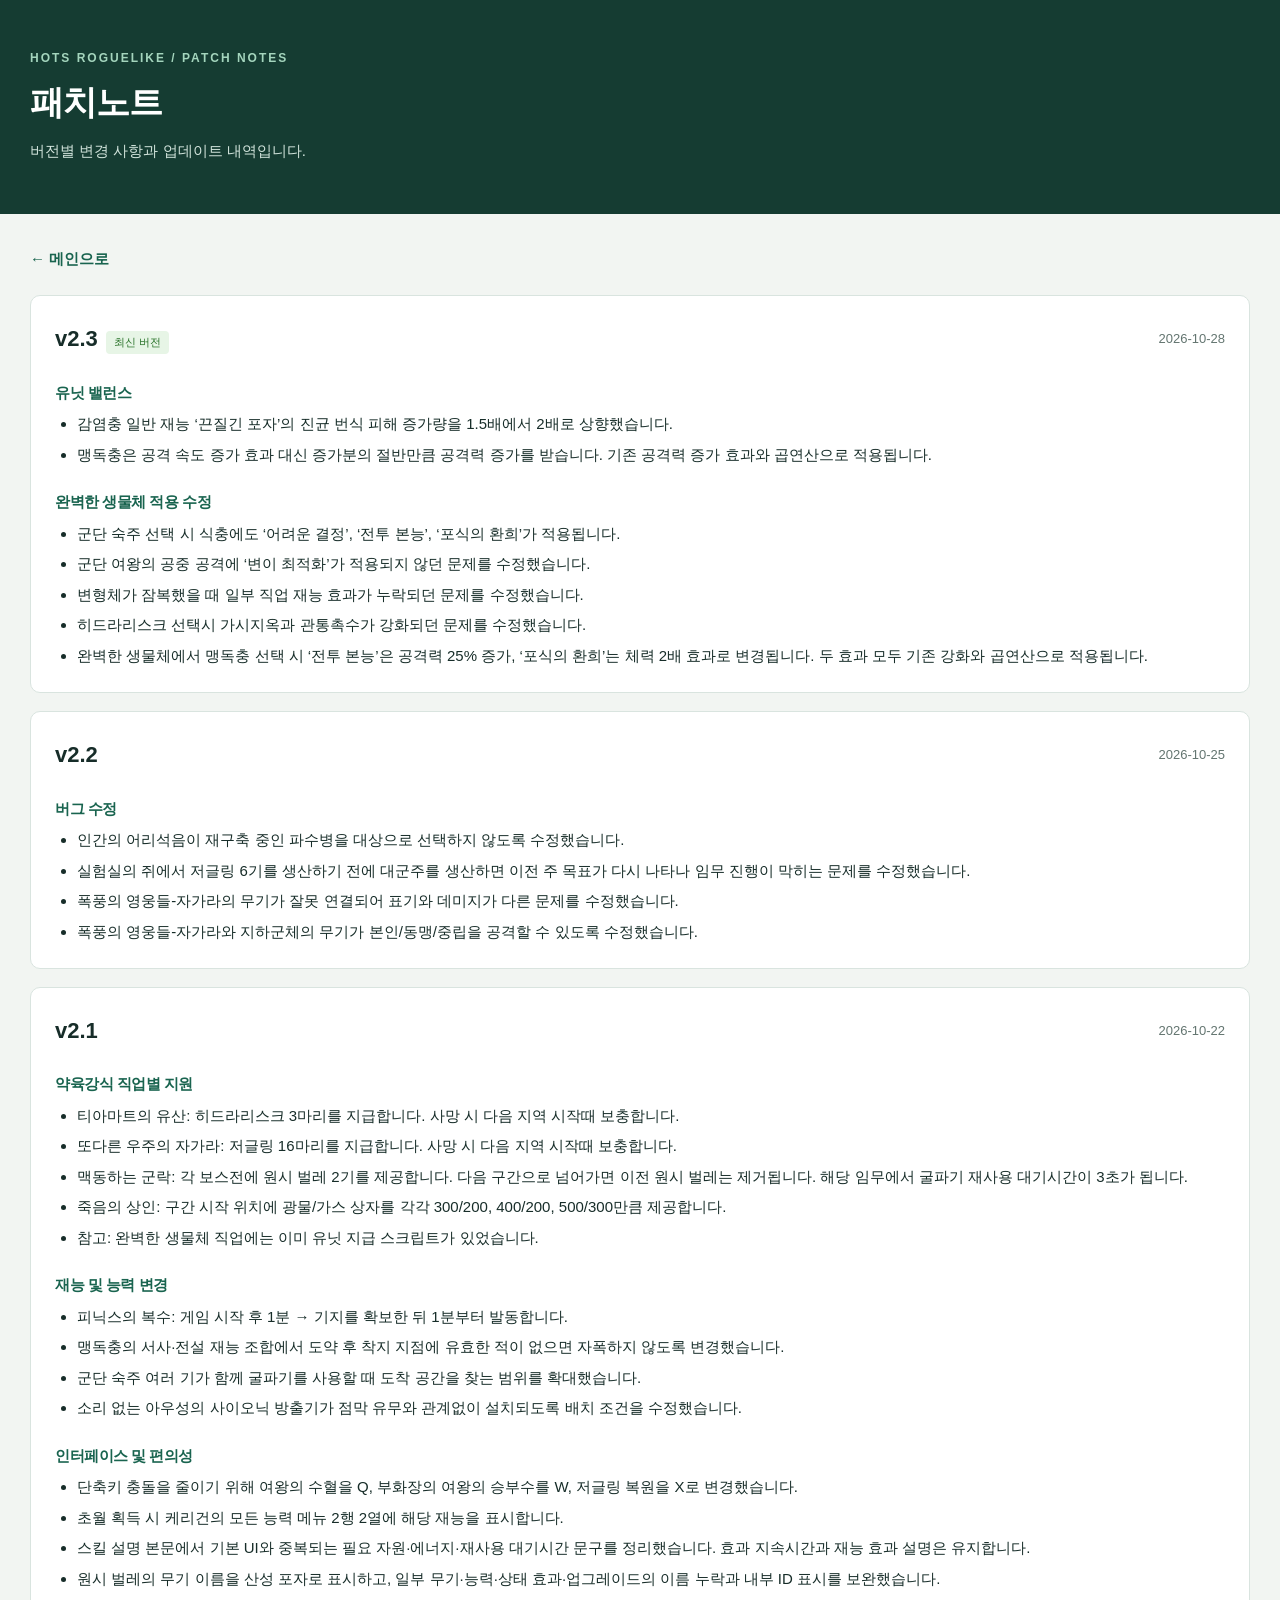
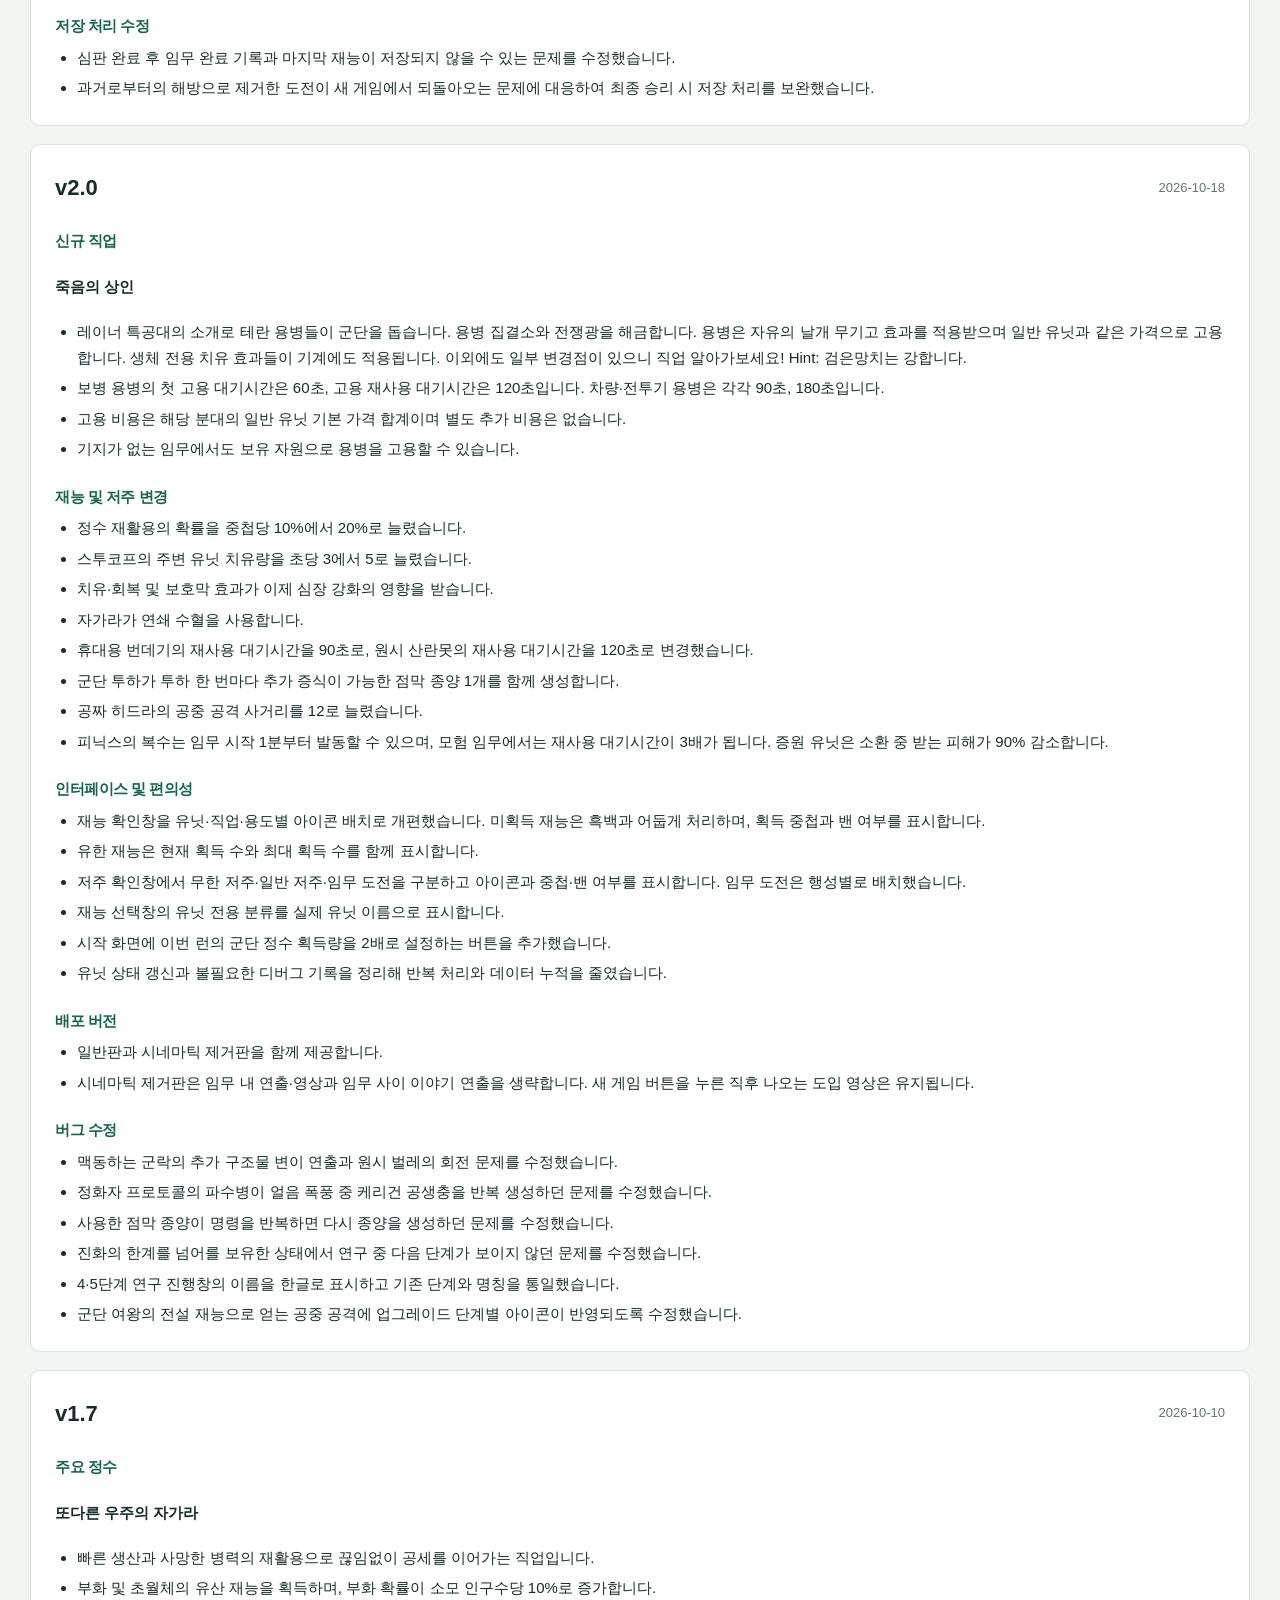
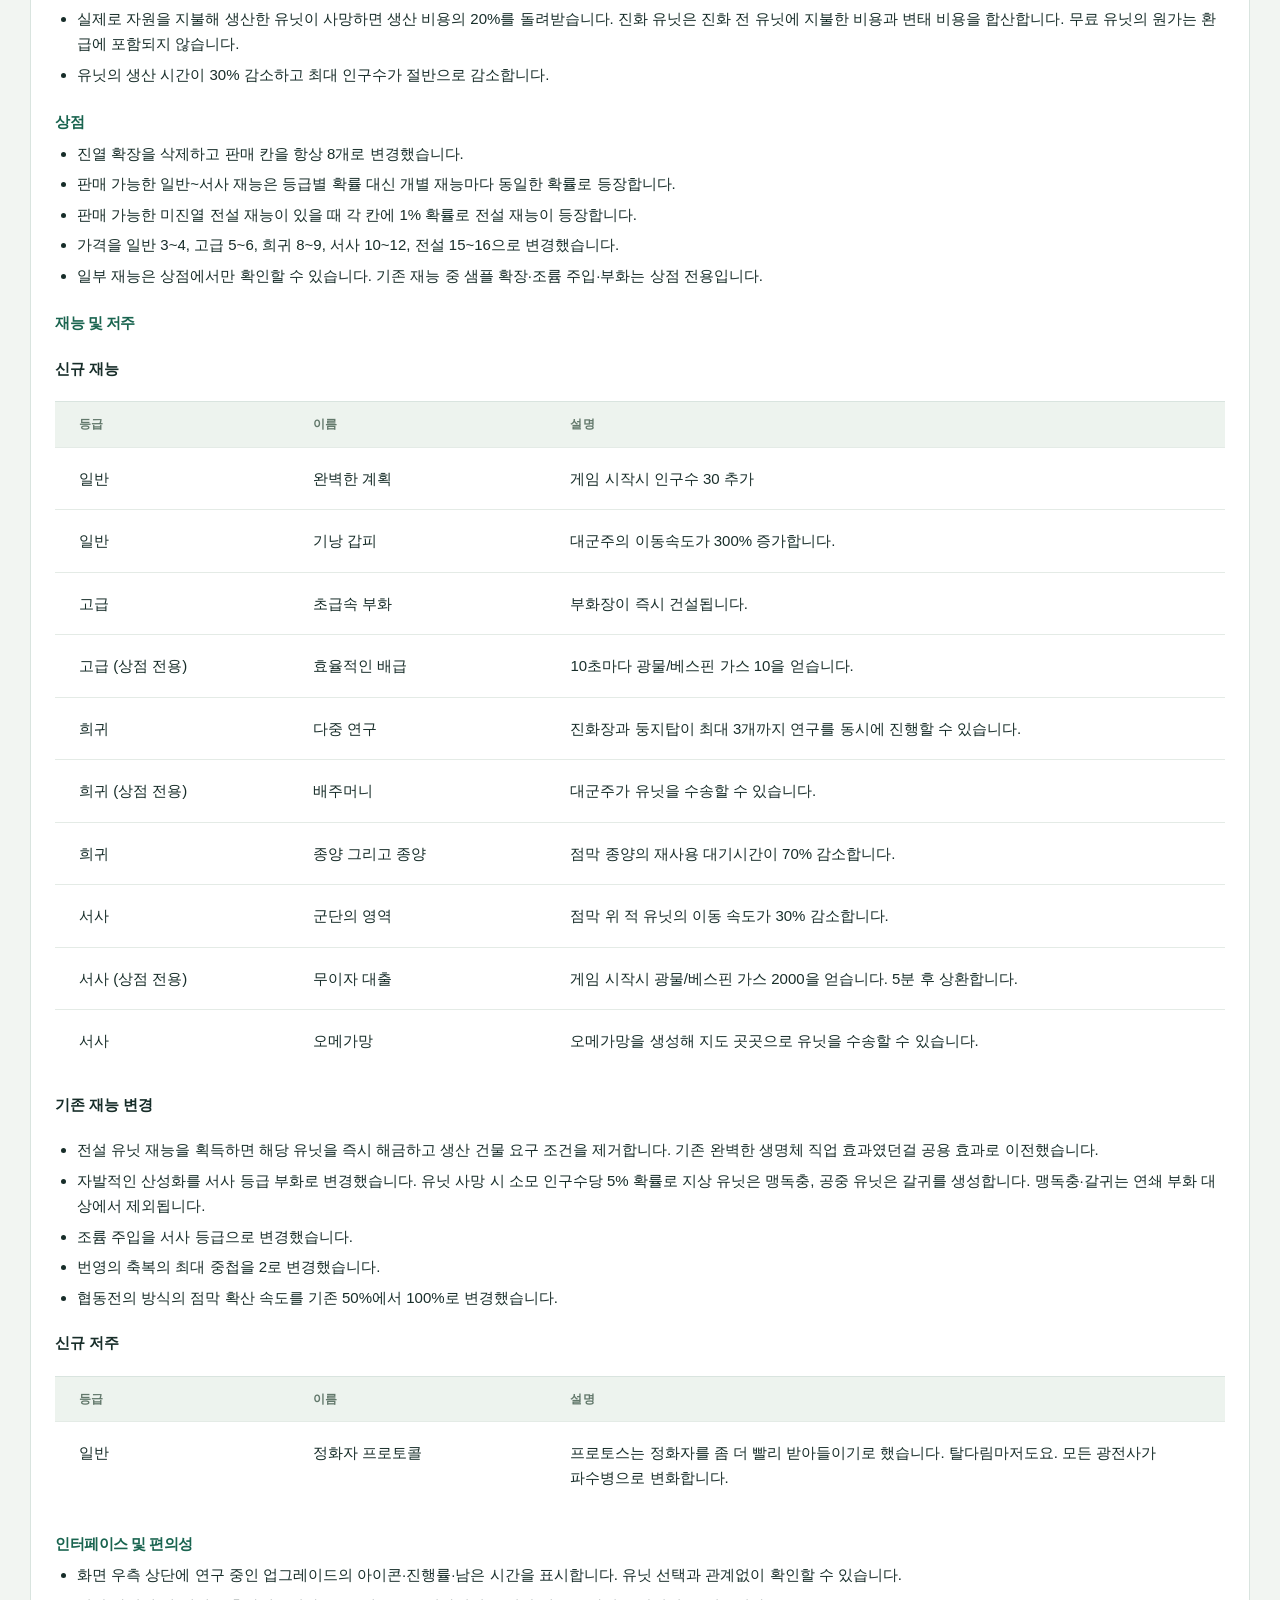
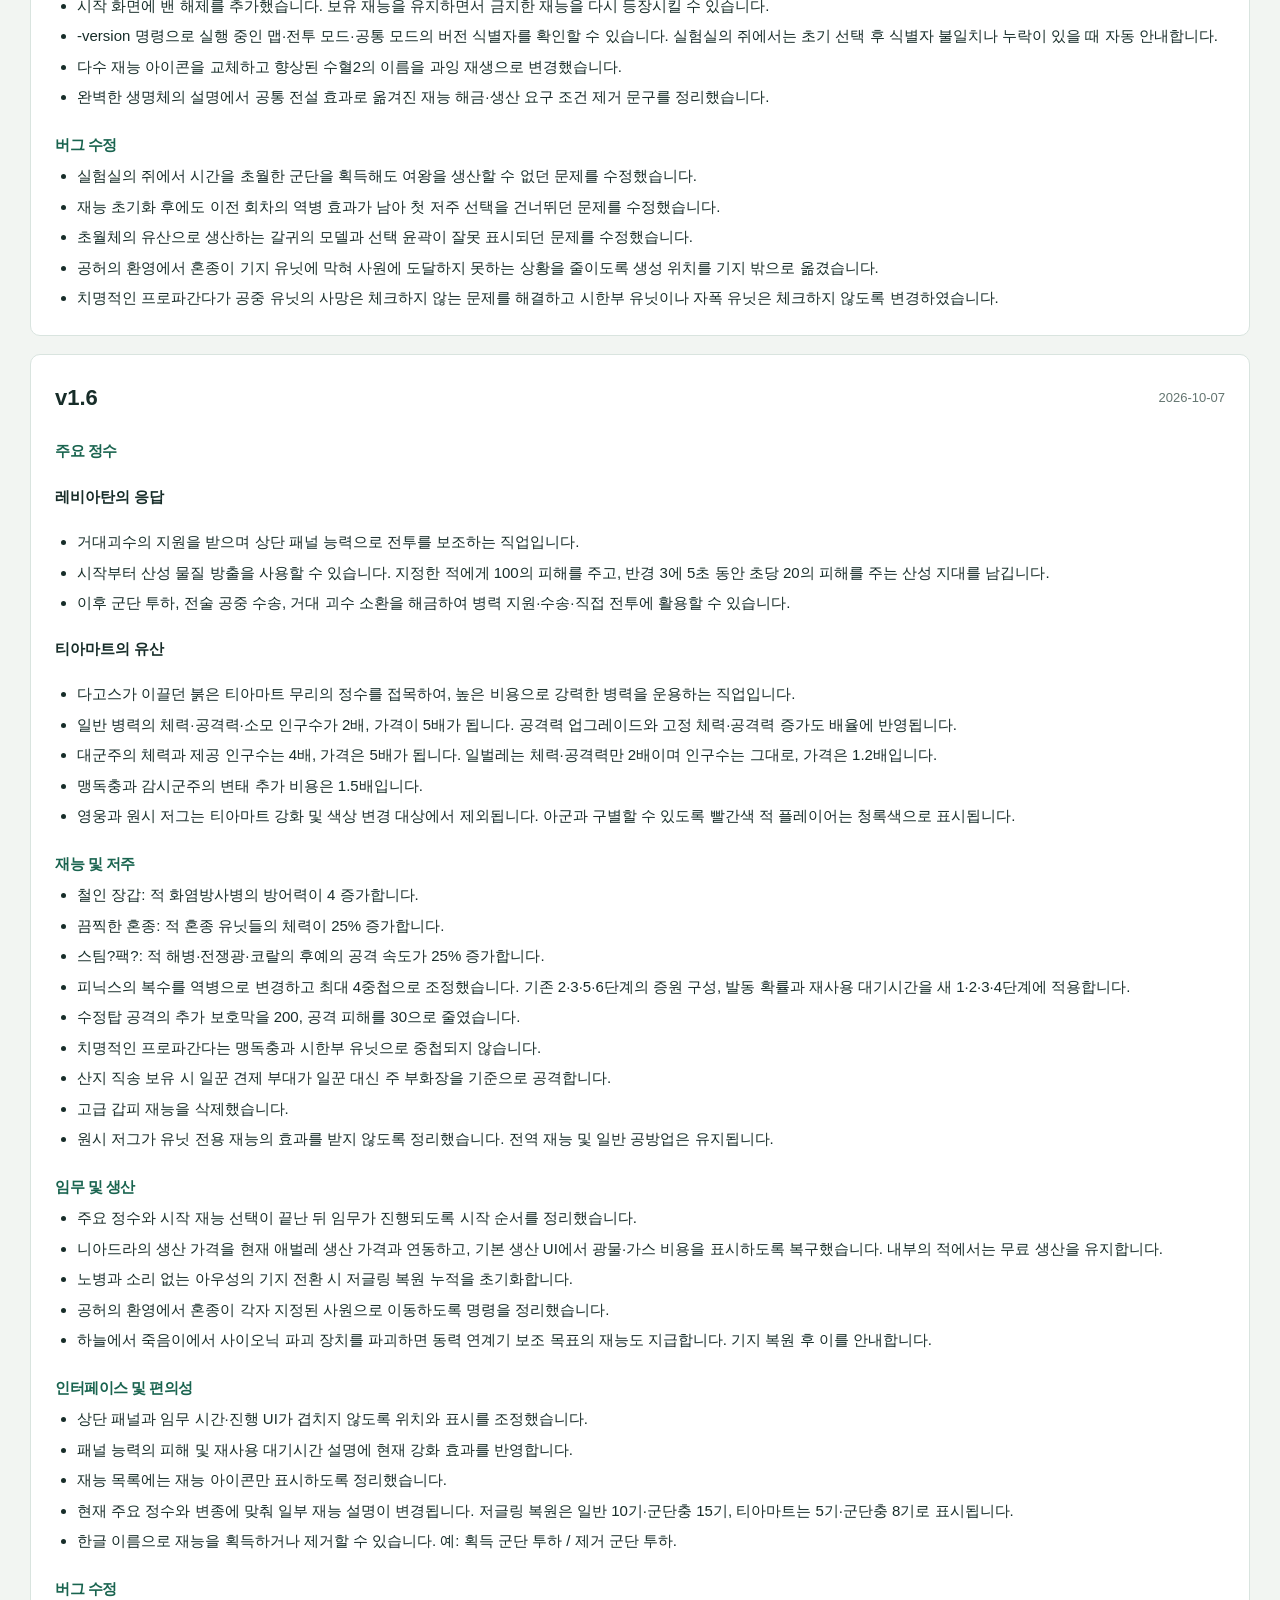
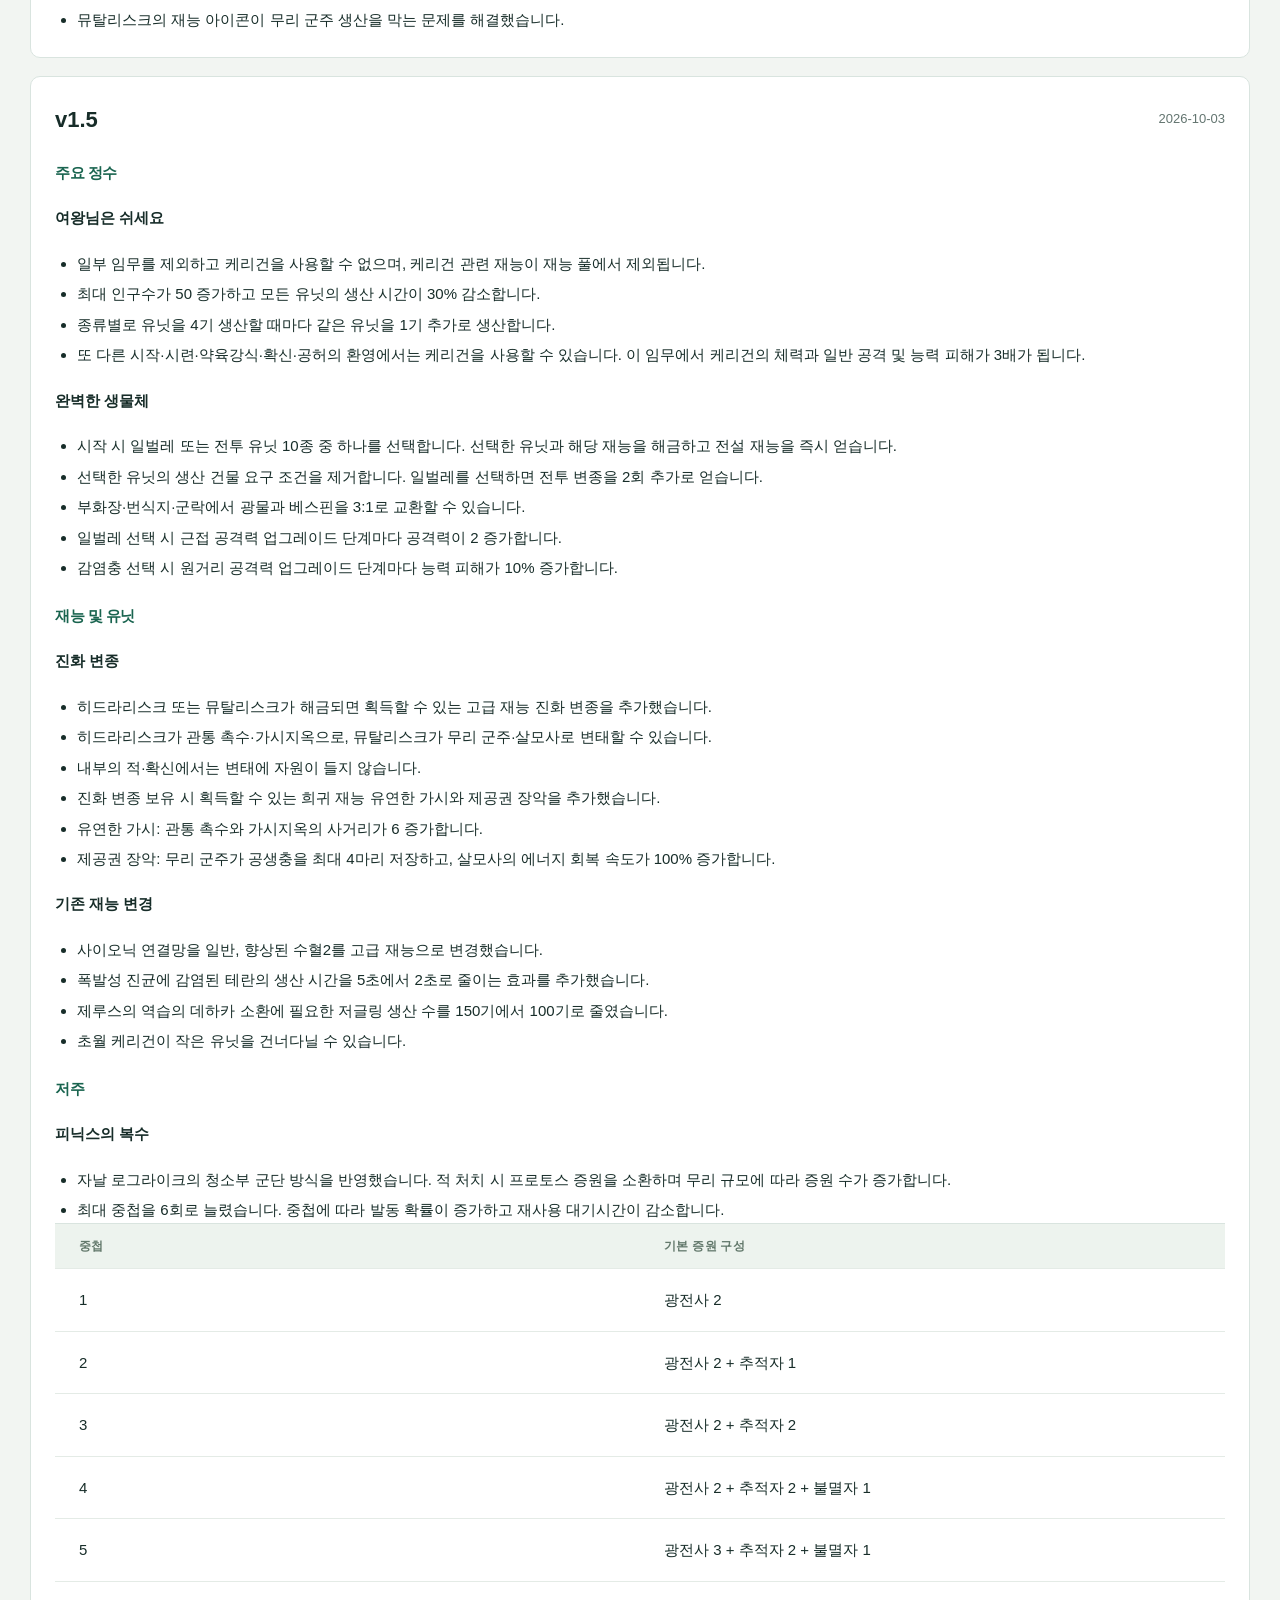
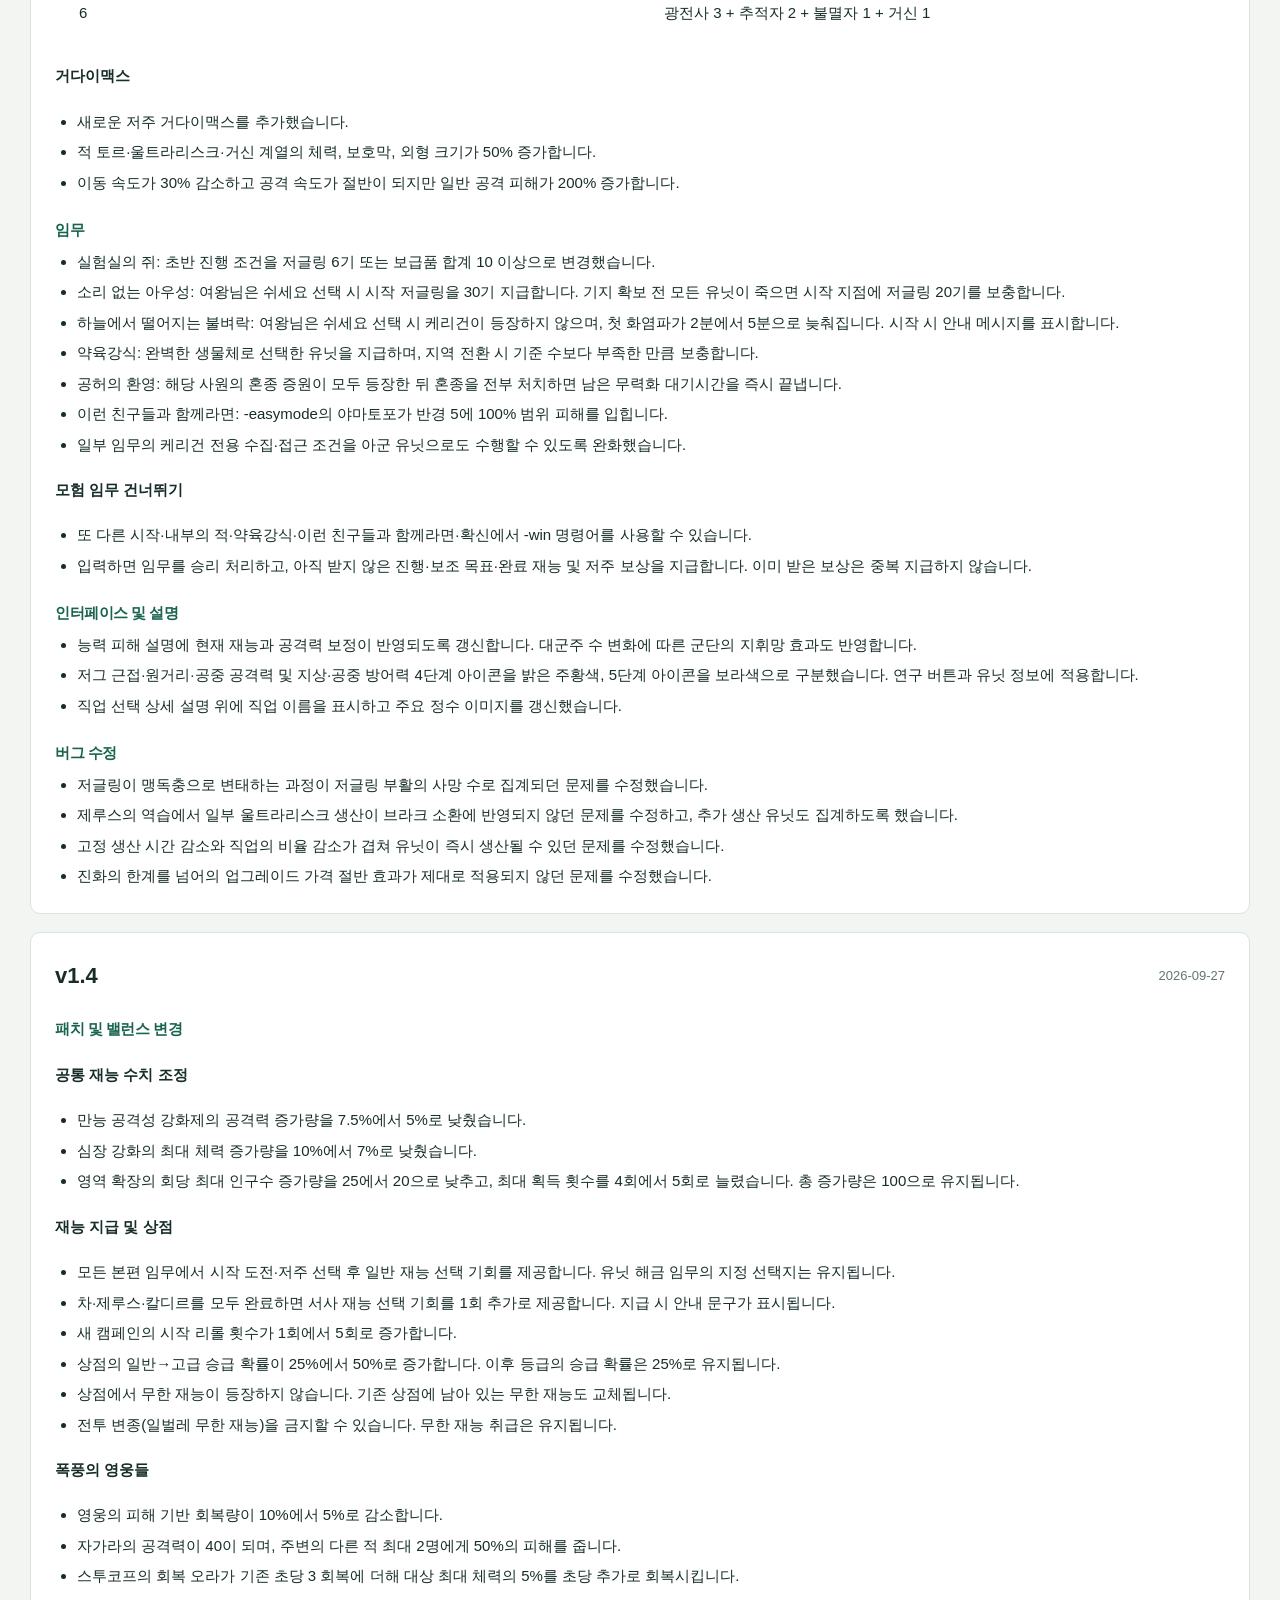
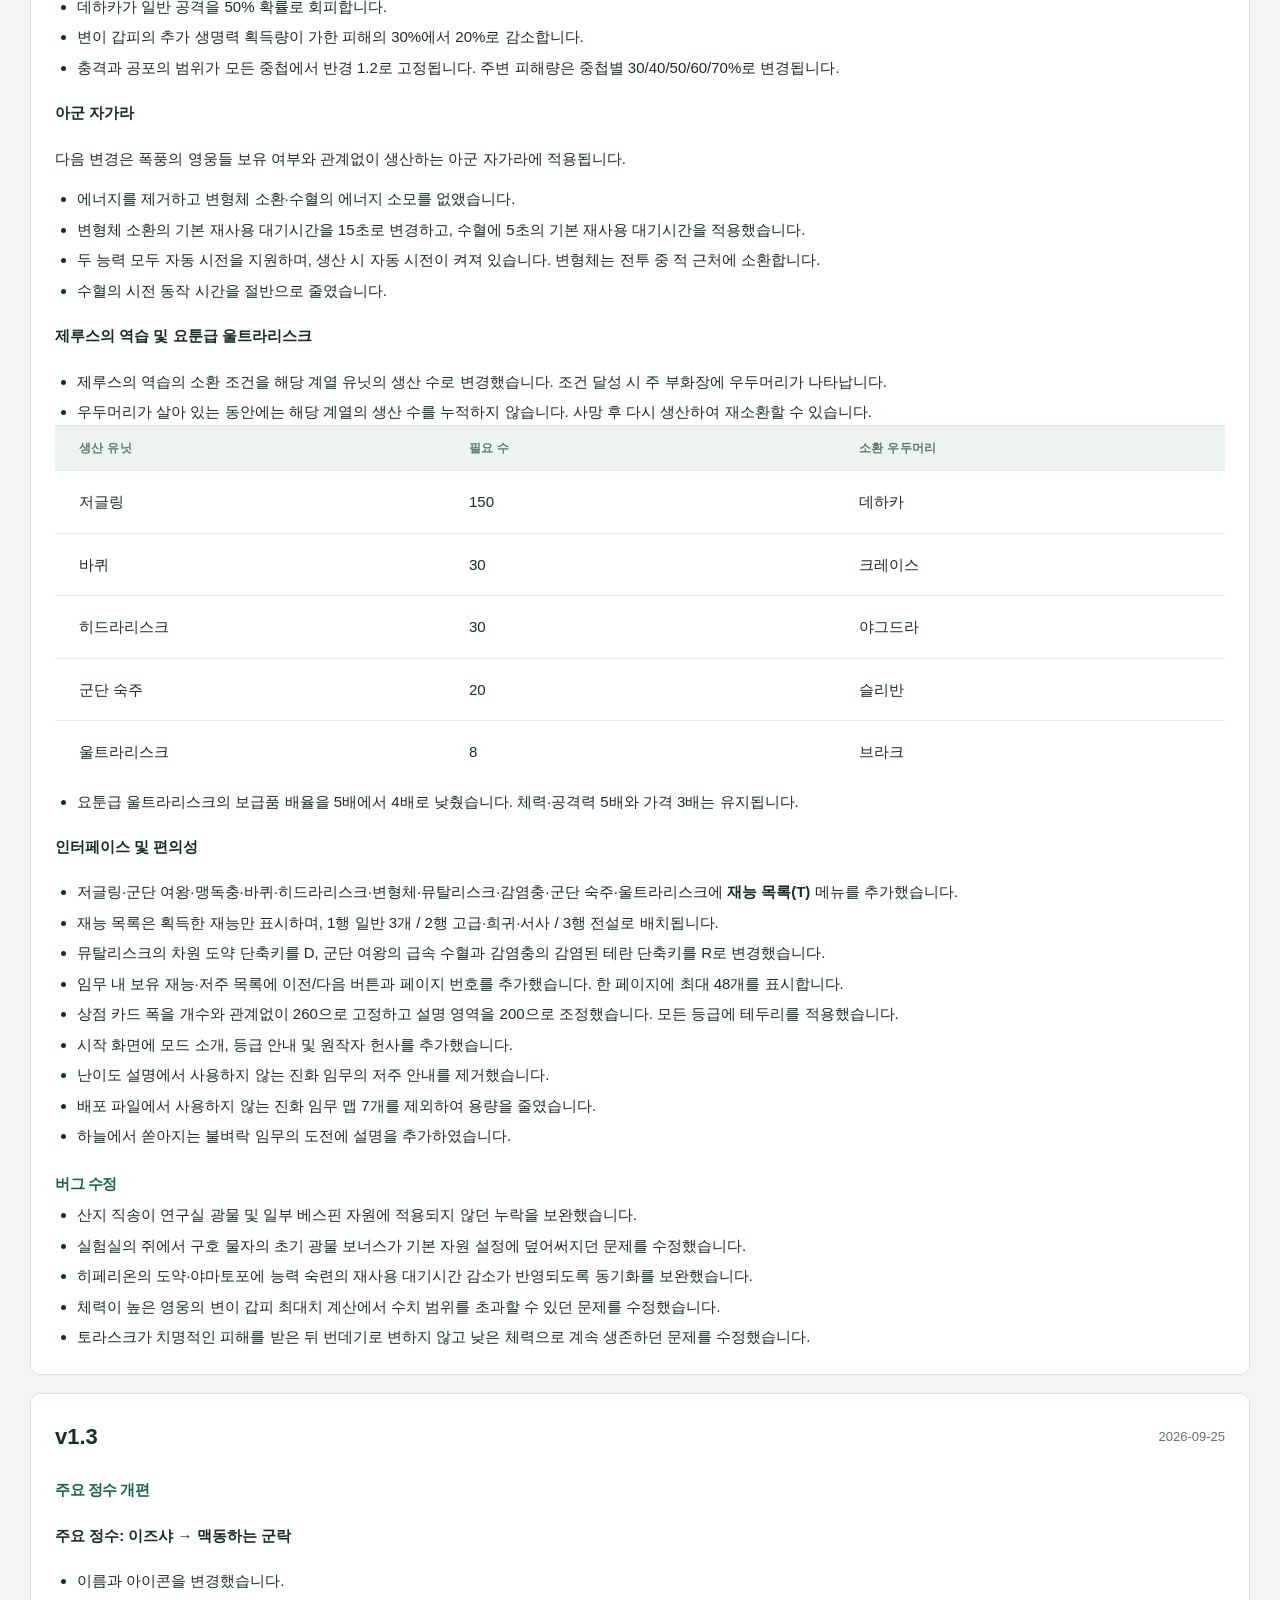
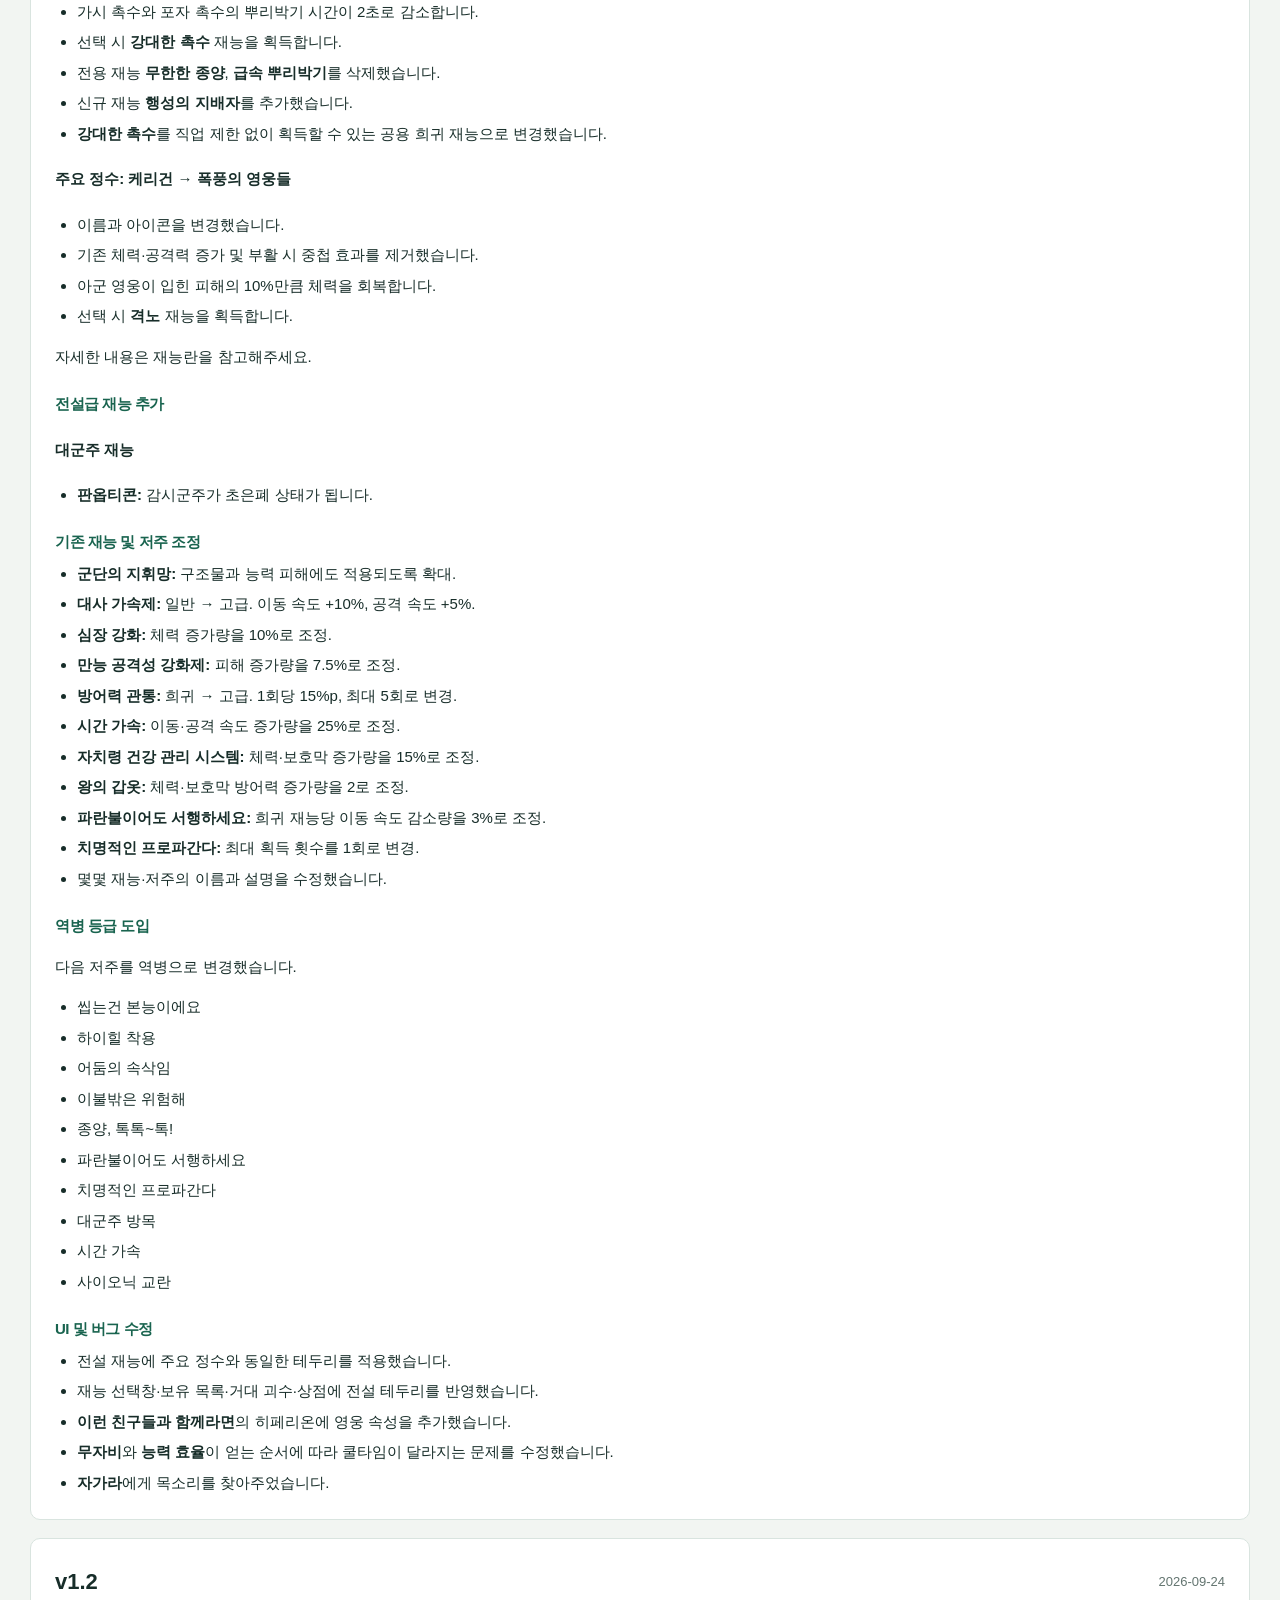
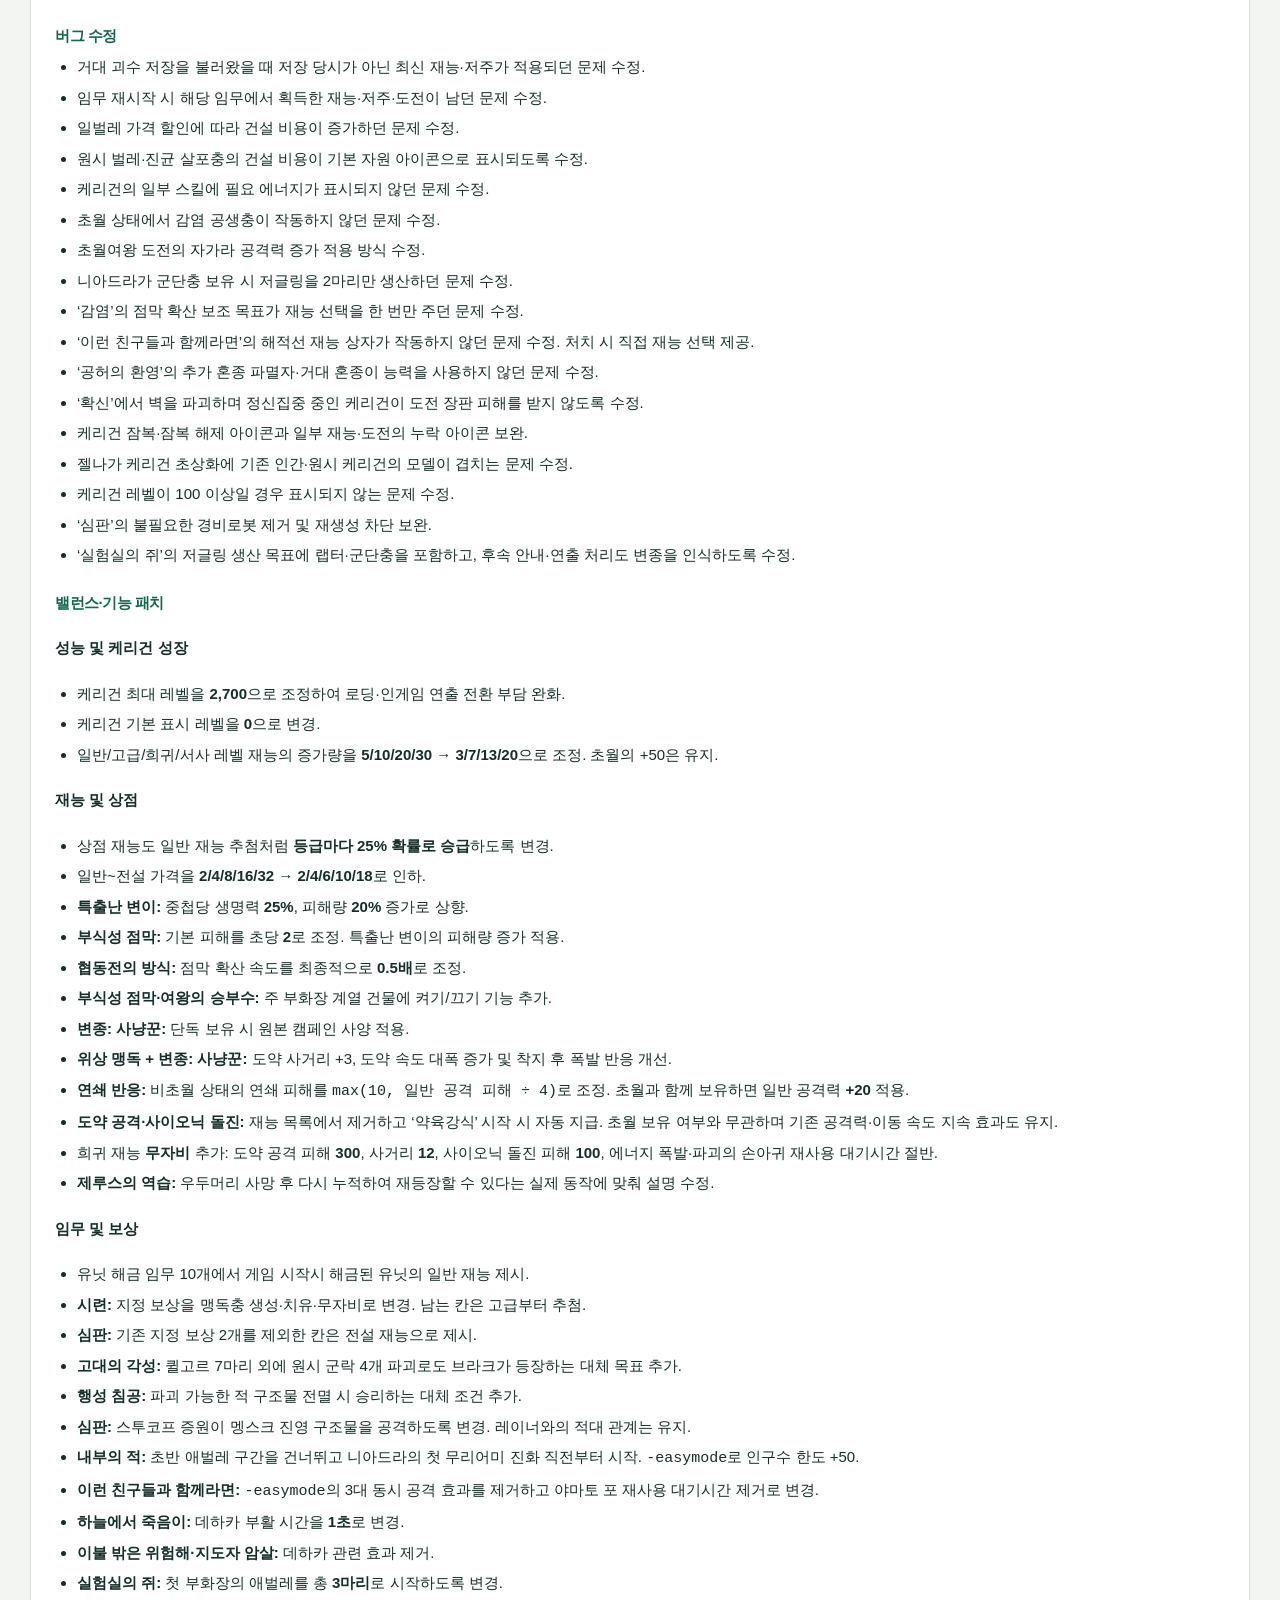
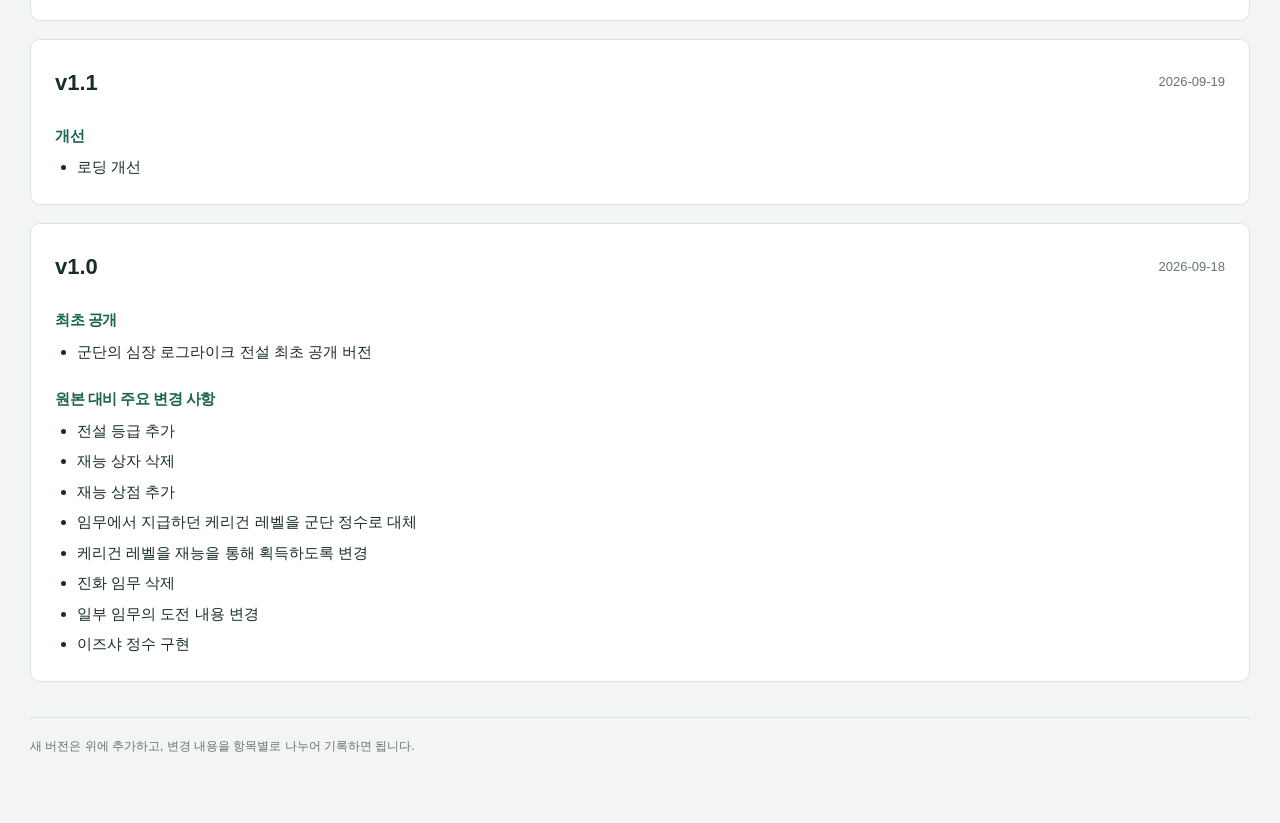
<file: patchnotes.html>
<!doctype html>
<html lang="ko">
<head><meta charset="utf-8"><meta name="viewport" content="width=device-width, initial-scale=1"><title>군단의 심장 로그라이크 전설 · 패치노트</title><link rel="stylesheet" href="style.css"><link rel="icon" type="image/x-icon" href="sc2-favicon.ico">
</head>
<body>
<header><div class="eyebrow">HOTS ROGUELIKE / PATCH NOTES</div><h1>패치노트</h1><p>버전별 변경 사항과 업데이트 내역입니다.</p></header>
<main>
<a class="home" href="index.html">← 메인으로</a>
<div class="patch-list">
<article class="patch release"><div class="release-head"><div><span class="version">v2.3</span><span class="latest">최신 버전</span></div><span class="date">2026-10-28</span></div>
<h3>유닛 밸런스</h3>
<ul>
<li>감염충 일반 재능 ‘끈질긴 포자’의 진균 번식 피해 증가량을 1.5배에서 2배로 상향했습니다.</li>
<li>맹독충은 공격 속도 증가 효과 대신 증가분의 절반만큼 공격력 증가를 받습니다. 기존 공격력 증가 효과와 곱연산으로 적용됩니다.</li>
</ul>
<h3>완벽한 생물체 적용 수정</h3>
<ul>
<li>군단 숙주 선택 시 식충에도 ‘어려운 결정’, ‘전투 본능’, ‘포식의 환희’가 적용됩니다.</li>
<li>군단 여왕의 공중 공격에 ‘변이 최적화’가 적용되지 않던 문제를 수정했습니다.</li>
<li>변형체가 잠복했을 때 일부 직업 재능 효과가 누락되던 문제를 수정했습니다.</li>
<li>히드라리스크 선택시 가시지옥과 관통촉수가 강화되던 문제를 수정했습니다.</li>
<li>완벽한 생물체에서 맹독충 선택 시 ‘전투 본능’은 공격력 25% 증가, ‘포식의 환희’는 체력 2배 효과로 변경됩니다. 두 효과 모두 기존 강화와 곱연산으로 적용됩니다.</li>
</ul>
</article>
<article class="patch release"><div class="release-head"><div><span class="version">v2.2</span></div><span class="date">2026-10-25</span></div>
<h3>버그 수정</h3>
<ul>
<li>인간의 어리석음이 재구축 중인 파수병을 대상으로 선택하지 않도록 수정했습니다.</li>
<li>실험실의 쥐에서 저글링 6기를 생산하기 전에 대군주를 생산하면 이전 주 목표가 다시 나타나 임무 진행이 막히는 문제를 수정했습니다.</li>
<li>폭풍의 영웅들-자가라의 무기가 잘못 연결되어 표기와 데미지가 다른 문제를 수정했습니다.</li>
<li>폭풍의 영웅들-자가라와 지하군체의 무기가 본인/동맹/중립을 공격할 수 있도록 수정했습니다.</li>
</ul>
</article>
<article class="patch release"><div class="release-head"><div><span class="version">v2.1</span></div><span class="date">2026-10-22</span></div>
<h3>약육강식 직업별 지원</h3>
<ul>
<li>티아마트의 유산: 히드라리스크 3마리를 지급합니다. 사망 시 다음 지역 시작때 보충합니다.</li>
<li>또다른 우주의 자가라: 저글링 16마리를 지급합니다. 사망 시 다음 지역 시작때 보충합니다.</li>
<li>맥동하는 군락: 각 보스전에 원시 벌레 2기를 제공합니다. 다음 구간으로 넘어가면 이전 원시 벌레는 제거됩니다. 해당 임무에서 굴파기 재사용 대기시간이 3초가 됩니다.</li>
<li>죽음의 상인: 구간 시작 위치에 광물/가스 상자를 각각 300/200, 400/200, 500/300만큼 제공합니다.</li>
<li>참고: 완벽한 생물체 직업에는 이미 유닛 지급 스크립트가 있었습니다.</li>
</ul>
<h3>재능 및 능력 변경</h3>
<ul>
<li>피닉스의 복수: 게임 시작 후 1분 → 기지를 확보한 뒤 1분부터 발동합니다.</li>
<li>맹독충의 서사·전설 재능 조합에서 도약 후 착지 지점에 유효한 적이 없으면 자폭하지 않도록 변경했습니다.</li>
<li>군단 숙주 여러 기가 함께 굴파기를 사용할 때 도착 공간을 찾는 범위를 확대했습니다.</li>
<li>소리 없는 아우성의 사이오닉 방출기가 점막 유무와 관계없이 설치되도록 배치 조건을 수정했습니다.</li>
</ul>
<h3>인터페이스 및 편의성</h3>
<ul>
<li>단축키 충돌을 줄이기 위해 여왕의 수혈을 Q, 부화장의 여왕의 승부수를 W, 저글링 복원을 X로 변경했습니다.</li>
<li>초월 획득 시 케리건의 모든 능력 메뉴 2행 2열에 해당 재능을 표시합니다.</li>
<li>스킬 설명 본문에서 기본 UI와 중복되는 필요 자원·에너지·재사용 대기시간 문구를 정리했습니다. 효과 지속시간과 재능 효과 설명은 유지합니다.</li>
<li>원시 벌레의 무기 이름을 산성 포자로 표시하고, 일부 무기·능력·상태 효과·업그레이드의 이름 누락과 내부 ID 표시를 보완했습니다.</li>
</ul>
<h3>저장 처리 수정</h3>
<ul>
<li>심판 완료 후 임무 완료 기록과 마지막 재능이 저장되지 않을 수 있는 문제를 수정했습니다.</li>
<li>과거로부터의 해방으로 제거한 도전이 새 게임에서 되돌아오는 문제에 대응하여 최종 승리 시 저장 처리를 보완했습니다.</li>
</ul>
</article>
<article class="patch release"><div class="release-head"><div><span class="version">v2.0</span></div><span class="date">2026-10-18</span></div>
<h3>신규 직업</h3>
<h4>죽음의 상인</h4>
<ul>
<li>레이너 특공대의 소개로 테란 용병들이 군단을 돕습니다. 용병 집결소와 전쟁광을 해금합니다. 용병은 자유의 날개 무기고 효과를 적용받으며 일반 유닛과 같은 가격으로 고용합니다. 생체 전용 치유 효과들이 기계에도 적용됩니다. 이외에도 일부 변경점이 있으니 직업 알아가보세요! Hint: 검은망치는 강합니다.</li>
<li>보병 용병의 첫 고용 대기시간은 60초, 고용 재사용 대기시간은 120초입니다. 차량·전투기 용병은 각각 90초, 180초입니다.</li>
<li>고용 비용은 해당 분대의 일반 유닛 기본 가격 합계이며 별도 추가 비용은 없습니다.</li>
<li>기지가 없는 임무에서도 보유 자원으로 용병을 고용할 수 있습니다.</li>
</ul>
<h3>재능 및 저주 변경</h3>
<ul>
<li>정수 재활용의 확률을 중첩당 10%에서 20%로 늘렸습니다.</li>
<li>스투코프의 주변 유닛 치유량을 초당 3에서 5로 늘렸습니다.</li>
<li>치유·회복 및 보호막 효과가 이제 심장 강화의 영향을 받습니다.</li>
<li>자가라가 연쇄 수혈을 사용합니다.</li>
<li>휴대용 번데기의 재사용 대기시간을 90초로, 원시 산란못의 재사용 대기시간을 120초로 변경했습니다.</li>
<li>군단 투하가 투하 한 번마다 추가 증식이 가능한 점막 종양 1개를 함께 생성합니다.</li>
<li>공짜 히드라의 공중 공격 사거리를 12로 늘렸습니다.</li>
<li>피닉스의 복수는 임무 시작 1분부터 발동할 수 있으며, 모험 임무에서는 재사용 대기시간이 3배가 됩니다. 증원 유닛은 소환 중 받는 피해가 90% 감소합니다.</li>
</ul>
<h3>인터페이스 및 편의성</h3>
<ul>
<li>재능 확인창을 유닛·직업·용도별 아이콘 배치로 개편했습니다. 미획득 재능은 흑백과 어둡게 처리하며, 획득 중첩과 밴 여부를 표시합니다.</li>
<li>유한 재능은 현재 획득 수와 최대 획득 수를 함께 표시합니다.</li>
<li>저주 확인창에서 무한 저주·일반 저주·임무 도전을 구분하고 아이콘과 중첩·밴 여부를 표시합니다. 임무 도전은 행성별로 배치했습니다.</li>
<li>재능 선택창의 유닛 전용 분류를 실제 유닛 이름으로 표시합니다.</li>
<li>시작 화면에 이번 런의 군단 정수 획득량을 2배로 설정하는 버튼을 추가했습니다.</li>
<li>유닛 상태 갱신과 불필요한 디버그 기록을 정리해 반복 처리와 데이터 누적을 줄였습니다.</li>
</ul>
<h3>배포 버전</h3>
<ul>
<li>일반판과 시네마틱 제거판을 함께 제공합니다.</li>
<li>시네마틱 제거판은 임무 내 연출·영상과 임무 사이 이야기 연출을 생략합니다. 새 게임 버튼을 누른 직후 나오는 도입 영상은 유지됩니다.</li>
</ul>
<h3>버그 수정</h3>
<ul>
<li>맥동하는 군락의 추가 구조물 변이 연출과 원시 벌레의 회전 문제를 수정했습니다.</li>
<li>정화자 프로토콜의 파수병이 얼음 폭풍 중 케리건 공생충을 반복 생성하던 문제를 수정했습니다.</li>
<li>사용한 점막 종양이 명령을 반복하면 다시 종양을 생성하던 문제를 수정했습니다.</li>
<li>진화의 한계를 넘어를 보유한 상태에서 연구 중 다음 단계가 보이지 않던 문제를 수정했습니다.</li>
<li>4·5단계 연구 진행창의 이름을 한글로 표시하고 기존 단계와 명칭을 통일했습니다.</li>
<li>군단 여왕의 전설 재능으로 얻는 공중 공격에 업그레이드 단계별 아이콘이 반영되도록 수정했습니다.</li>
</ul>
</article>
<article class="patch release"><div class="release-head"><div><span class="version">v1.7</span></div><span class="date">2026-10-10</span></div>
<h3>주요 정수</h3>
<h4>또다른 우주의 자가라</h4>
<ul>
<li>빠른 생산과 사망한 병력의 재활용으로 끊임없이 공세를 이어가는 직업입니다.</li>
<li>부화 및 초월체의 유산 재능을 획득하며, 부화 확률이 소모 인구수당 10%로 증가합니다.</li>
<li>실제로 자원을 지불해 생산한 유닛이 사망하면 생산 비용의 20%를 돌려받습니다. 진화 유닛은 진화 전 유닛에 지불한 비용과 변태 비용을 합산합니다. 무료 유닛의 원가는 환급에 포함되지 않습니다.</li>
<li>유닛의 생산 시간이 30% 감소하고 최대 인구수가 절반으로 감소합니다.</li>
</ul>

<h3>상점</h3>
<ul>
<li>진열 확장을 삭제하고 판매 칸을 항상 8개로 변경했습니다.</li>
<li>판매 가능한 일반~서사 재능은 등급별 확률 대신 개별 재능마다 동일한 확률로 등장합니다.</li>
<li>판매 가능한 미진열 전설 재능이 있을 때 각 칸에 1% 확률로 전설 재능이 등장합니다.</li>
<li>가격을 일반 3~4, 고급 5~6, 희귀 8~9, 서사 10~12, 전설 15~16으로 변경했습니다.</li>
<li>일부 재능은 상점에서만 확인할 수 있습니다. 기존 재능 중 샘플 확장·조륨 주입·부화는 상점 전용입니다.</li>
</ul>

<h3>재능 및 저주</h3>
<h4>신규 재능</h4>
<table><colgroup><col style="width:20%"><col style="width:22%"><col style="width:58%"></colgroup><thead><tr><th>등급</th><th>이름</th><th>설명</th></tr></thead><tbody>
<tr><td>일반</td><td>완벽한 계획</td><td>게임 시작시 인구수 30 추가</td></tr>
<tr><td>일반</td><td>기낭 갑피</td><td>대군주의 이동속도가 300% 증가합니다.</td></tr>
<tr><td>고급</td><td>초급속 부화</td><td>부화장이 즉시 건설됩니다.</td></tr>
<tr><td>고급 (상점 전용)</td><td>효율적인 배급</td><td>10초마다 광물/베스핀 가스 10을 얻습니다.</td></tr>
<tr><td>희귀</td><td>다중 연구</td><td>진화장과 둥지탑이 최대 3개까지 연구를 동시에 진행할 수 있습니다.</td></tr>
<tr><td>희귀 (상점 전용)</td><td>배주머니</td><td>대군주가 유닛을 수송할 수 있습니다.</td></tr>
<tr><td>희귀</td><td>종양 그리고 종양</td><td>점막 종양의 재사용 대기시간이 70% 감소합니다.</td></tr>
<tr><td>서사</td><td>군단의 영역</td><td>점막 위 적 유닛의 이동 속도가 30% 감소합니다.</td></tr>
<tr><td>서사 (상점 전용)</td><td>무이자 대출</td><td>게임 시작시 광물/베스핀 가스 2000을 얻습니다. 5분 후 상환합니다.</td></tr>
<tr><td>서사</td><td>오메가망</td><td>오메가망을 생성해 지도 곳곳으로 유닛을 수송할 수 있습니다.</td></tr>
</tbody></table>
<h4>기존 재능 변경</h4>
<ul>
<li>전설 유닛 재능을 획득하면 해당 유닛을 즉시 해금하고 생산 건물 요구 조건을 제거합니다. 기존 완벽한 생명체 직업 효과였던걸 공용 효과로 이전했습니다.</li>
<li>자발적인 산성화를 서사 등급 부화로 변경했습니다. 유닛 사망 시 소모 인구수당 5% 확률로 지상 유닛은 맹독충, 공중 유닛은 갈귀를 생성합니다. 맹독충·갈귀는 연쇄 부화 대상에서 제외됩니다.</li>
<li>조륨 주입을 서사 등급으로 변경했습니다.</li>
<li>번영의 축복의 최대 중첩을 2로 변경했습니다.</li>
<li>협동전의 방식의 점막 확산 속도를 기존 50%에서 100%로 변경했습니다.</li>
</ul>
<h4>신규 저주</h4>
<table><colgroup><col style="width:20%"><col style="width:22%"><col style="width:58%"></colgroup><thead><tr><th>등급</th><th>이름</th><th>설명</th></tr></thead><tbody>
<tr><td>일반</td><td>정화자 프로토콜</td><td>프로토스는 정화자를 좀 더 빨리 받아들이기로 했습니다. 탈다림마저도요. 모든 광전사가 파수병으로 변화합니다.</td></tr>
</tbody></table>

<h3>인터페이스 및 편의성</h3>
<ul>
<li>화면 우측 상단에 연구 중인 업그레이드의 아이콘·진행률·남은 시간을 표시합니다. 유닛 선택과 관계없이 확인할 수 있습니다.</li>
<li>시작 화면에 밴 해제를 추가했습니다. 보유 재능을 유지하면서 금지한 재능을 다시 등장시킬 수 있습니다.</li>
<li>-version 명령으로 실행 중인 맵·전투 모드·공통 모드의 버전 식별자를 확인할 수 있습니다. 실험실의 쥐에서는 초기 선택 후 식별자 불일치나 누락이 있을 때 자동 안내합니다.</li>
<li>다수 재능 아이콘을 교체하고 향상된 수혈2의 이름을 과잉 재생으로 변경했습니다.</li>
<li>완벽한 생명체의 설명에서 공통 전설 효과로 옮겨진 재능 해금·생산 요구 조건 제거 문구를 정리했습니다.</li>
</ul>
<h3>버그 수정</h3>
<ul>
<li>실험실의 쥐에서 시간을 초월한 군단을 획득해도 여왕을 생산할 수 없던 문제를 수정했습니다.</li>
<li>재능 초기화 후에도 이전 회차의 역병 효과가 남아 첫 저주 선택을 건너뛰던 문제를 수정했습니다.</li>
<li>초월체의 유산으로 생산하는 갈귀의 모델과 선택 윤곽이 잘못 표시되던 문제를 수정했습니다.</li>
<li>공허의 환영에서 혼종이 기지 유닛에 막혀 사원에 도달하지 못하는 상황을 줄이도록 생성 위치를 기지 밖으로 옮겼습니다.</li>
<li>치명적인 프로파간다가 공중 유닛의 사망은 체크하지 않는 문제를 해결하고 시한부 유닛이나 자폭 유닛은 체크하지 않도록 변경하였습니다.</li>
</ul>
</article>

<article class="patch release"><div class="release-head"><div><span class="version">v1.6</span></div><span class="date">2026-10-07</span></div>
<h3>주요 정수</h3>
<h4>레비아탄의 응답</h4>
<ul>
<li>거대괴수의 지원을 받으며 상단 패널 능력으로 전투를 보조하는 직업입니다.</li>
<li>시작부터 산성 물질 방출을 사용할 수 있습니다. 지정한 적에게 100의 피해를 주고, 반경 3에 5초 동안 초당 20의 피해를 주는 산성 지대를 남깁니다.</li>
<li>이후 군단 투하, 전술 공중 수송, 거대 괴수 소환을 해금하여 병력 지원·수송·직접 전투에 활용할 수 있습니다.</li>
</ul>
<h4>티아마트의 유산</h4>
<ul>
<li>다고스가 이끌던 붉은 티아마트 무리의 정수를 접목하여, 높은 비용으로 강력한 병력을 운용하는 직업입니다.</li>
<li>일반 병력의 체력·공격력·소모 인구수가 2배, 가격이 5배가 됩니다. 공격력 업그레이드와 고정 체력·공격력 증가도 배율에 반영됩니다.</li>
<li>대군주의 체력과 제공 인구수는 4배, 가격은 5배가 됩니다. 일벌레는 체력·공격력만 2배이며 인구수는 그대로, 가격은 1.2배입니다.</li>
<li>맹독충과 감시군주의 변태 추가 비용은 1.5배입니다.</li>
<li>영웅과 원시 저그는 티아마트 강화 및 색상 변경 대상에서 제외됩니다. 아군과 구별할 수 있도록 빨간색 적 플레이어는 청록색으로 표시됩니다.</li>
</ul>
<h3>재능 및 저주</h3>
<ul>
<li>철인 장갑: 적 화염방사병의 방어력이 4 증가합니다.</li>
<li>끔찍한 혼종: 적 혼종 유닛들의 체력이 25% 증가합니다.</li>
<li>스팀?팩?: 적 해병·전쟁광·코랄의 후예의 공격 속도가 25% 증가합니다.</li>
<li>피닉스의 복수를 역병으로 변경하고 최대 4중첩으로 조정했습니다. 기존 2·3·5·6단계의 증원 구성, 발동 확률과 재사용 대기시간을 새 1·2·3·4단계에 적용합니다.</li>
<li>수정탑 공격의 추가 보호막을 200, 공격 피해를 30으로 줄였습니다.</li>
<li>치명적인 프로파간다는 맹독충과 시한부 유닛으로 중첩되지 않습니다.</li>
<li>산지 직송 보유 시 일꾼 견제 부대가 일꾼 대신 주 부화장을 기준으로 공격합니다.</li>
<li>고급 갑피 재능을 삭제했습니다.</li>
<li>원시 저그가 유닛 전용 재능의 효과를 받지 않도록 정리했습니다. 전역 재능 및 일반 공방업은 유지됩니다.</li>
</ul>
<h3>임무 및 생산</h3>
<ul>
<li>주요 정수와 시작 재능 선택이 끝난 뒤 임무가 진행되도록 시작 순서를 정리했습니다.</li>
<li>니아드라의 생산 가격을 현재 애벌레 생산 가격과 연동하고, 기본 생산 UI에서 광물·가스 비용을 표시하도록 복구했습니다. 내부의 적에서는 무료 생산을 유지합니다.</li>
<li>노병과 소리 없는 아우성의 기지 전환 시 저글링 복원 누적을 초기화합니다.</li>
<li>공허의 환영에서 혼종이 각자 지정된 사원으로 이동하도록 명령을 정리했습니다.</li>
<li>하늘에서 죽음이에서 사이오닉 파괴 장치를 파괴하면 동력 연계기 보조 목표의 재능도 지급합니다. 기지 복원 후 이를 안내합니다.</li>
</ul>
<h3>인터페이스 및 편의성</h3>
<ul>
<li>상단 패널과 임무 시간·진행 UI가 겹치지 않도록 위치와 표시를 조정했습니다.</li>
<li>패널 능력의 피해 및 재사용 대기시간 설명에 현재 강화 효과를 반영합니다.</li>
<li>재능 목록에는 재능 아이콘만 표시하도록 정리했습니다.</li>
<li>현재 주요 정수와 변종에 맞춰 일부 재능 설명이 변경됩니다. 저글링 복원은 일반 10기·군단충 15기, 티아마트는 5기·군단충 8기로 표시됩니다.</li>
<li>한글 이름으로 재능을 획득하거나 제거할 수 있습니다. 예: 획득 군단 투하 / 제거 군단 투하.</li>
</ul>
<h3>버그 수정</h3>
<ul>
<li>뮤탈리스크의 재능 아이콘이 무리 군주 생산을 막는 문제를 해결했습니다.</li>
</ul>
</article>
<article class="patch release"><div class="release-head"><div><span class="version">v1.5</span></div><span class="date">2026-10-03</span></div>
<h3>주요 정수</h3>
<h4>여왕님은 쉬세요</h4>
<ul>
<li>일부 임무를 제외하고 케리건을 사용할 수 없으며, 케리건 관련 재능이 재능 풀에서 제외됩니다.</li>
<li>최대 인구수가 50 증가하고 모든 유닛의 생산 시간이 30% 감소합니다.</li>
<li>종류별로 유닛을 4기 생산할 때마다 같은 유닛을 1기 추가로 생산합니다.</li>
<li>또 다른 시작·시련·약육강식·확신·공허의 환영에서는 케리건을 사용할 수 있습니다. 이 임무에서 케리건의 체력과 일반 공격 및 능력 피해가 3배가 됩니다.</li>
</ul>
<h4>완벽한 생물체</h4>
<ul>
<li>시작 시 일벌레 또는 전투 유닛 10종 중 하나를 선택합니다. 선택한 유닛과 해당 재능을 해금하고 전설 재능을 즉시 얻습니다.</li>
<li>선택한 유닛의 생산 건물 요구 조건을 제거합니다. 일벌레를 선택하면 전투 변종을 2회 추가로 얻습니다.</li>
<li>부화장·번식지·군락에서 광물과 베스핀을 3:1로 교환할 수 있습니다.</li>
<li>일벌레 선택 시 근접 공격력 업그레이드 단계마다 공격력이 2 증가합니다.</li>
<li>감염충 선택 시 원거리 공격력 업그레이드 단계마다 능력 피해가 10% 증가합니다.</li>
</ul>
<h3>재능 및 유닛</h3>
<h4>진화 변종</h4>
<ul>
<li>히드라리스크 또는 뮤탈리스크가 해금되면 획득할 수 있는 고급 재능 진화 변종을 추가했습니다.</li>
<li>히드라리스크가 관통 촉수·가시지옥으로, 뮤탈리스크가 무리 군주·살모사로 변태할 수 있습니다.</li>
<li>내부의 적·확신에서는 변태에 자원이 들지 않습니다.</li>
<li>진화 변종 보유 시 획득할 수 있는 희귀 재능 유연한 가시와 제공권 장악을 추가했습니다.</li>
<li>유연한 가시: 관통 촉수와 가시지옥의 사거리가 6 증가합니다.</li>
<li>제공권 장악: 무리 군주가 공생충을 최대 4마리 저장하고, 살모사의 에너지 회복 속도가 100% 증가합니다.</li>
</ul>
<h4>기존 재능 변경</h4>
<ul>
<li>사이오닉 연결망을 일반, 향상된 수혈2를 고급 재능으로 변경했습니다.</li>
<li>폭발성 진균에 감염된 테란의 생산 시간을 5초에서 2초로 줄이는 효과를 추가했습니다.</li>
<li>제루스의 역습의 데하카 소환에 필요한 저글링 생산 수를 150기에서 100기로 줄였습니다.</li>
<li>초월 케리건이 작은 유닛을 건너다닐 수 있습니다.</li>
</ul>
<h3>저주</h3>
<h4>피닉스의 복수</h4>
<ul>
<li>자날 로그라이크의 청소부 군단 방식을 반영했습니다. 적 처치 시 프로토스 증원을 소환하며 무리 규모에 따라 증원 수가 증가합니다.</li>
<li>최대 중첩을 6회로 늘렸습니다. 중첩에 따라 발동 확률이 증가하고 재사용 대기시간이 감소합니다.</li>
</ul>
<table><thead><tr><th>중첩</th><th>기본 증원 구성</th></tr></thead><tbody>
<tr><td>1</td><td>광전사 2</td></tr>
<tr><td>2</td><td>광전사 2 + 추적자 1</td></tr>
<tr><td>3</td><td>광전사 2 + 추적자 2</td></tr>
<tr><td>4</td><td>광전사 2 + 추적자 2 + 불멸자 1</td></tr>
<tr><td>5</td><td>광전사 3 + 추적자 2 + 불멸자 1</td></tr>
<tr><td>6</td><td>광전사 3 + 추적자 2 + 불멸자 1 + 거신 1</td></tr>
</tbody></table>
<h4>거다이맥스</h4>
<ul>
<li>새로운 저주 거다이맥스를 추가했습니다.</li>
<li>적 토르·울트라리스크·거신 계열의 체력, 보호막, 외형 크기가 50% 증가합니다.</li>
<li>이동 속도가 30% 감소하고 공격 속도가 절반이 되지만 일반 공격 피해가 200% 증가합니다.</li>
</ul>
<h3>임무</h3>
<ul>
<li>실험실의 쥐: 초반 진행 조건을 저글링 6기 또는 보급품 합계 10 이상으로 변경했습니다.</li>
<li>소리 없는 아우성: 여왕님은 쉬세요 선택 시 시작 저글링을 30기 지급합니다. 기지 확보 전 모든 유닛이 죽으면 시작 지점에 저글링 20기를 보충합니다.</li>
<li>하늘에서 떨어지는 불벼락: 여왕님은 쉬세요 선택 시 케리건이 등장하지 않으며, 첫 화염파가 2분에서 5분으로 늦춰집니다. 시작 시 안내 메시지를 표시합니다.</li>
<li>약육강식: 완벽한 생물체로 선택한 유닛을 지급하며, 지역 전환 시 기준 수보다 부족한 만큼 보충합니다.</li>
<li>공허의 환영: 해당 사원의 혼종 증원이 모두 등장한 뒤 혼종을 전부 처치하면 남은 무력화 대기시간을 즉시 끝냅니다.</li>
<li>이런 친구들과 함께라면: -easymode의 야마토포가 반경 5에 100% 범위 피해를 입힙니다.</li>
<li>일부 임무의 케리건 전용 수집·접근 조건을 아군 유닛으로도 수행할 수 있도록 완화했습니다.</li>
</ul>
<h4>모험 임무 건너뛰기</h4>
<ul>
<li>또 다른 시작·내부의 적·약육강식·이런 친구들과 함께라면·확신에서 -win 명령어를 사용할 수 있습니다.</li>
<li>입력하면 임무를 승리 처리하고, 아직 받지 않은 진행·보조 목표·완료 재능 및 저주 보상을 지급합니다. 이미 받은 보상은 중복 지급하지 않습니다.</li>
</ul>
<h3>인터페이스 및 설명</h3>
<ul>
<li>능력 피해 설명에 현재 재능과 공격력 보정이 반영되도록 갱신합니다. 대군주 수 변화에 따른 군단의 지휘망 효과도 반영합니다.</li>
<li>저그 근접·원거리·공중 공격력 및 지상·공중 방어력 4단계 아이콘을 밝은 주황색, 5단계 아이콘을 보라색으로 구분했습니다. 연구 버튼과 유닛 정보에 적용합니다.</li>
<li>직업 선택 상세 설명 위에 직업 이름을 표시하고 주요 정수 이미지를 갱신했습니다.</li>
</ul>
<h3>버그 수정</h3>
<ul>
<li>저글링이 맹독충으로 변태하는 과정이 저글링 부활의 사망 수로 집계되던 문제를 수정했습니다.</li>
<li>제루스의 역습에서 일부 울트라리스크 생산이 브라크 소환에 반영되지 않던 문제를 수정하고, 추가 생산 유닛도 집계하도록 했습니다.</li>
<li>고정 생산 시간 감소와 직업의 비율 감소가 겹쳐 유닛이 즉시 생산될 수 있던 문제를 수정했습니다.</li>
<li>진화의 한계를 넘어의 업그레이드 가격 절반 효과가 제대로 적용되지 않던 문제를 수정했습니다.</li>
</ul>
</article>
<article class="patch release"><div class="release-head"><div><span class="version">v1.4</span></div><span class="date">2026-09-27</span></div>
<h3>패치 및 밸런스 변경</h3>
<h4>공통 재능 수치 조정</h4>
<ul>
<li>만능 공격성 강화제의 공격력 증가량을 7.5%에서 5%로 낮췄습니다.</li>
<li>심장 강화의 최대 체력 증가량을 10%에서 7%로 낮췄습니다.</li>
<li>영역 확장의 회당 최대 인구수 증가량을 25에서 20으로 낮추고, 최대 획득 횟수를 4회에서 5회로 늘렸습니다. 총 증가량은 100으로 유지됩니다.</li>
</ul>
<h4>재능 지급 및 상점</h4>
<ul>
<li>모든 본편 임무에서 시작 도전·저주 선택 후 일반 재능 선택 기회를 제공합니다. 유닛 해금 임무의 지정 선택지는 유지됩니다.</li>
<li>차·제루스·칼디르를 모두 완료하면 서사 재능 선택 기회를 1회 추가로 제공합니다. 지급 시 안내 문구가 표시됩니다.</li>
<li>새 캠페인의 시작 리롤 횟수가 1회에서 5회로 증가합니다.</li>
<li>상점의 일반→고급 승급 확률이 25%에서 50%로 증가합니다. 이후 등급의 승급 확률은 25%로 유지됩니다.</li>
<li>상점에서 무한 재능이 등장하지 않습니다. 기존 상점에 남아 있는 무한 재능도 교체됩니다.</li>
<li>전투 변종(일벌레 무한 재능)을 금지할 수 있습니다. 무한 재능 취급은 유지됩니다.</li>
</ul>
<h4>폭풍의 영웅들</h4>
<ul>
<li>영웅의 피해 기반 회복량이 10%에서 5%로 감소합니다.</li>
<li>자가라의 공격력이 40이 되며, 주변의 다른 적 최대 2명에게 50%의 피해를 줍니다.</li>
<li>스투코프의 회복 오라가 기존 초당 3 회복에 더해 대상 최대 체력의 5%를 초당 추가로 회복시킵니다.</li>
<li>데하카가 일반 공격을 50% 확률로 회피합니다.</li>
<li>변이 갑피의 추가 생명력 획득량이 가한 피해의 30%에서 20%로 감소합니다.</li>
<li>충격과 공포의 범위가 모든 중첩에서 반경 1.2로 고정됩니다. 주변 피해량은 중첩별 30/40/50/60/70%로 변경됩니다.</li>
</ul>
<h4>아군 자가라</h4>
<p>다음 변경은 폭풍의 영웅들 보유 여부와 관계없이 생산하는 아군 자가라에 적용됩니다.</p>
<ul>
<li>에너지를 제거하고 변형체 소환·수혈의 에너지 소모를 없앴습니다.</li>
<li>변형체 소환의 기본 재사용 대기시간을 15초로 변경하고, 수혈에 5초의 기본 재사용 대기시간을 적용했습니다.</li>
<li>두 능력 모두 자동 시전을 지원하며, 생산 시 자동 시전이 켜져 있습니다. 변형체는 전투 중 적 근처에 소환합니다.</li>
<li>수혈의 시전 동작 시간을 절반으로 줄였습니다.</li>
</ul>
<h4>제루스의 역습 및 요툰급 울트라리스크</h4>
<ul>
<li>제루스의 역습의 소환 조건을 해당 계열 유닛의 생산 수로 변경했습니다. 조건 달성 시 주 부화장에 우두머리가 나타납니다.</li>
<li>우두머리가 살아 있는 동안에는 해당 계열의 생산 수를 누적하지 않습니다. 사망 후 다시 생산하여 재소환할 수 있습니다.</li>
</ul>
<table><thead><tr><th>생산 유닛</th><th>필요 수</th><th>소환 우두머리</th></tr></thead><tbody>
<tr><td>저글링</td><td>150</td><td>데하카</td></tr>
<tr><td>바퀴</td><td>30</td><td>크레이스</td></tr>
<tr><td>히드라리스크</td><td>30</td><td>야그드라</td></tr>
<tr><td>군단 숙주</td><td>20</td><td>슬리반</td></tr>
<tr><td>울트라리스크</td><td>8</td><td>브라크</td></tr>
</tbody></table>
<ul>
<li>요툰급 울트라리스크의 보급품 배율을 5배에서 4배로 낮췄습니다. 체력·공격력 5배와 가격 3배는 유지됩니다.</li>
</ul>
<h4>인터페이스 및 편의성</h4>
<ul>
<li>저글링·군단 여왕·맹독충·바퀴·히드라리스크·변형체·뮤탈리스크·감염충·군단 숙주·울트라리스크에 <strong>재능 목록(T)</strong> 메뉴를 추가했습니다.</li>
<li>재능 목록은 획득한 재능만 표시하며, 1행 일반 3개 / 2행 고급·희귀·서사 / 3행 전설로 배치됩니다.</li>
<li>뮤탈리스크의 차원 도약 단축키를 D, 군단 여왕의 급속 수혈과 감염충의 감염된 테란 단축키를 R로 변경했습니다.</li>
<li>임무 내 보유 재능·저주 목록에 이전/다음 버튼과 페이지 번호를 추가했습니다. 한 페이지에 최대 48개를 표시합니다.</li>
<li>상점 카드 폭을 개수와 관계없이 260으로 고정하고 설명 영역을 200으로 조정했습니다. 모든 등급에 테두리를 적용했습니다.</li>
<li>시작 화면에 모드 소개, 등급 안내 및 원작자 헌사를 추가했습니다.</li>
<li>난이도 설명에서 사용하지 않는 진화 임무의 저주 안내를 제거했습니다.</li>
<li>배포 파일에서 사용하지 않는 진화 임무 맵 7개를 제외하여 용량을 줄였습니다.</li>
<li>하늘에서 쏟아지는 불벼락 임무의 도전에 설명을 추가하였습니다.</li>
</ul>
<h3>버그 수정</h3>
<ul>
<li>산지 직송이 연구실 광물 및 일부 베스핀 자원에 적용되지 않던 누락을 보완했습니다.</li>
<li>실험실의 쥐에서 구호 물자의 초기 광물 보너스가 기본 자원 설정에 덮어써지던 문제를 수정했습니다.</li>
<li>히페리온의 도약·야마토포에 능력 숙련의 재사용 대기시간 감소가 반영되도록 동기화를 보완했습니다.</li>
<li>체력이 높은 영웅의 변이 갑피 최대치 계산에서 수치 범위를 초과할 수 있던 문제를 수정했습니다.</li>
<li>토라스크가 치명적인 피해를 받은 뒤 번데기로 변하지 않고 낮은 체력으로 계속 생존하던 문제를 수정했습니다.</li>
</ul>
</article>

<article class="patch release">
<div class="release-head"><div><span class="version">v1.3</span></div><span class="date">2026-09-25</span></div>

<h3>주요 정수 개편</h3>

<h4>주요 정수: 이즈샤 → 맥동하는 군락</h4>
<ul>
<li>이름과 아이콘을 변경했습니다.</li>
<li>가시 촉수와 포자 촉수의 뿌리박기 시간이 2초로 감소합니다.</li>
<li>선택 시 <strong>강대한 촉수</strong> 재능을 획득합니다.</li>
<li>전용 재능 <strong>무한한 종양</strong>, <strong>급속 뿌리박기</strong>를 삭제했습니다.</li>
<li>신규 재능 <strong>행성의 지배자</strong>를 추가했습니다.</li>
<li><strong>강대한 촉수</strong>를 직업 제한 없이 획득할 수 있는 공용 희귀 재능으로 변경했습니다.</li>
</ul>

<h4>주요 정수: 케리건 → 폭풍의 영웅들</h4>
<ul>
<li>이름과 아이콘을 변경했습니다.</li>
<li>기존 체력·공격력 증가 및 부활 시 중첩 효과를 제거했습니다.</li>
<li>아군 영웅이 입힌 피해의 10%만큼 체력을 회복합니다.</li>
<li>선택 시 <strong>격노</strong> 재능을 획득합니다.</li>
</ul>
<p>자세한 내용은 재능란을 참고해주세요.</p>

<h3>전설급 재능 추가</h3>
<h4>대군주 재능</h4>
<ul>
<li><strong>판옵티콘:</strong> 감시군주가 초은폐 상태가 됩니다.</li>
</ul>

<h3>기존 재능 및 저주 조정</h3>
<ul>
<li><strong>군단의 지휘망:</strong> 구조물과 능력 피해에도 적용되도록 확대.</li>
<li><strong>대사 가속제:</strong> 일반 → 고급. 이동 속도 +10%, 공격 속도 +5%.</li>
<li><strong>심장 강화:</strong> 체력 증가량을 10%로 조정.</li>
<li><strong>만능 공격성 강화제:</strong> 피해 증가량을 7.5%로 조정.</li>
<li><strong>방어력 관통:</strong> 희귀 → 고급. 1회당 15%p, 최대 5회로 변경.</li>
<li><strong>시간 가속:</strong> 이동·공격 속도 증가량을 25%로 조정.</li>
<li><strong>자치령 건강 관리 시스템:</strong> 체력·보호막 증가량을 15%로 조정.</li>
<li><strong>왕의 갑옷:</strong> 체력·보호막 방어력 증가량을 2로 조정.</li>
<li><strong>파란불이어도 서행하세요:</strong> 희귀 재능당 이동 속도 감소량을 3%로 조정.</li>
<li><strong>치명적인 프로파간다:</strong> 최대 획득 횟수를 1회로 변경.</li>
<li>몇몇 재능·저주의 이름과 설명을 수정했습니다.</li>
</ul>

<h3>역병 등급 도입</h3>
<p>다음 저주를 역병으로 변경했습니다.</p>
<ul>
<li>씹는건 본능이에요</li>
<li>하이힐 착용</li>
<li>어둠의 속삭임</li>
<li>이불밖은 위험해</li>
<li>종양, 톡톡~톡!</li>
<li>파란불이어도 서행하세요</li>
<li>치명적인 프로파간다</li>
<li>대군주 방목</li>
<li>시간 가속</li>
<li>사이오닉 교란</li>
</ul>

<h3>UI 및 버그 수정</h3>
<ul>
<li>전설 재능에 주요 정수와 동일한 테두리를 적용했습니다.</li>
<li>재능 선택창·보유 목록·거대 괴수·상점에 전설 테두리를 반영했습니다.</li>
<li><strong>이런 친구들과 함께라면</strong>의 히페리온에 영웅 속성을 추가했습니다.</li>
<li><strong>무자비</strong>와 <strong>능력 효율</strong>이 얻는 순서에 따라 쿨타임이 달라지는 문제를 수정했습니다.</li>
<li><strong>자가라</strong>에게 목소리를 찾아주었습니다.</li>
</ul>
</article>
<article class="patch release">
<div class="release-head"><div><span class="version">v1.2</span></div><span class="date">2026-09-24</span></div>
<h3>버그 수정</h3>
<ul>
<li>거대 괴수 저장을 불러왔을 때 저장 당시가 아닌 최신 재능·저주가 적용되던 문제 수정.</li>
<li>임무 재시작 시 해당 임무에서 획득한 재능·저주·도전이 남던 문제 수정.</li>
<li>일벌레 가격 할인에 따라 건설 비용이 증가하던 문제 수정.</li>
<li>원시 벌레·진균 살포충의 건설 비용이 기본 자원 아이콘으로 표시되도록 수정.</li>
<li>케리건의 일부 스킬에 필요 에너지가 표시되지 않던 문제 수정.</li>
<li>초월 상태에서 감염 공생충이 작동하지 않던 문제 수정.</li>
<li>초월여왕 도전의 자가라 공격력 증가 적용 방식 수정.</li>
<li>니아드라가 군단충 보유 시 저글링을 2마리만 생산하던 문제 수정.</li>
<li>‘감염’의 점막 확산 보조 목표가 재능 선택을 한 번만 주던 문제 수정.</li>
<li>‘이런 친구들과 함께라면’의 해적선 재능 상자가 작동하지 않던 문제 수정. 처치 시 직접 재능 선택 제공.</li>
<li>‘공허의 환영’의 추가 혼종 파멸자·거대 혼종이 능력을 사용하지 않던 문제 수정.</li>
<li>‘확신’에서 벽을 파괴하며 정신집중 중인 케리건이 도전 장판 피해를 받지 않도록 수정.</li>
<li>케리건 잠복·잠복 해제 아이콘과 일부 재능·도전의 누락 아이콘 보완.</li>
<li>젤나가 케리건 초상화에 기존 인간·원시 케리건의 모델이 겹치는 문제 수정.</li>
<li>케리건 레벨이 100 이상일 경우 표시되지 않는 문제 수정.</li>
<li>‘심판’의 불필요한 경비로봇 제거 및 재생성 차단 보완.</li>
<li>‘실험실의 쥐’의 저글링 생산 목표에 랩터·군단충을 포함하고, 후속 안내·연출 처리도 변종을 인식하도록 수정.</li>
</ul>
<h3>밸런스·기능 패치</h3>
<h4>성능 및 케리건 성장</h4>
<ul>
<li>케리건 최대 레벨을 <strong>2,700</strong>으로 조정하여 로딩·인게임 연출 전환 부담 완화.</li>
<li>케리건 기본 표시 레벨을 <strong>0</strong>으로 변경.</li>
<li>일반/고급/희귀/서사 레벨 재능의 증가량을 <strong>5/10/20/30 → 3/7/13/20</strong>으로 조정. 초월의 +50은 유지.</li>
</ul>
<h4>재능 및 상점</h4>
<ul>
<li>상점 재능도 일반 재능 추첨처럼 <strong>등급마다 25% 확률로 승급</strong>하도록 변경.</li>
<li>일반~전설 가격을 <strong>2/4/8/16/32 → 2/4/6/10/18</strong>로 인하.</li>
<li><strong>특출난 변이:</strong> 중첩당 생명력 <strong>25%</strong>, 피해량 <strong>20%</strong> 증가로 상향.</li>
<li><strong>부식성 점막:</strong> 기본 피해를 초당 <strong>2</strong>로 조정. 특출난 변이의 피해량 증가 적용.</li>
<li><strong>협동전의 방식:</strong> 점막 확산 속도를 최종적으로 <strong>0.5배</strong>로 조정.</li>
<li><strong>부식성 점막·여왕의 승부수:</strong> 주 부화장 계열 건물에 켜기/끄기 기능 추가.</li>
<li><strong>변종: 사냥꾼:</strong> 단독 보유 시 원본 캠페인 사양 적용.</li>
<li><strong>위상 맹독 + 변종: 사냥꾼:</strong> 도약 사거리 +3, 도약 속도 대폭 증가 및 착지 후 폭발 반응 개선.</li>
<li><strong>연쇄 반응:</strong> 비초월 상태의 연쇄 피해를 <code>max(10, 일반 공격 피해 ÷ 4)</code>로 조정. 초월과 함께 보유하면 일반 공격력 <strong>+20</strong> 적용.</li>
<li><strong>도약 공격·사이오닉 돌진:</strong> 재능 목록에서 제거하고 ‘약육강식’ 시작 시 자동 지급. 초월 보유 여부와 무관하며 기존 공격력·이동 속도 지속 효과도 유지.</li>
<li>희귀 재능 <strong>무자비</strong> 추가: 도약 공격 피해 <strong>300</strong>, 사거리 <strong>12</strong>, 사이오닉 돌진 피해 <strong>100</strong>, 에너지 폭발·파괴의 손아귀 재사용 대기시간 절반.</li>
<li><strong>제루스의 역습:</strong> 우두머리 사망 후 다시 누적하여 재등장할 수 있다는 실제 동작에 맞춰 설명 수정.</li>
</ul>
<h4>임무 및 보상</h4>
<ul>
<li>유닛 해금 임무 10개에서 게임 시작시 해금된 유닛의 일반 재능 제시.</li>
<li><strong>시련:</strong> 지정 보상을 맹독충 생성·치유·무자비로 변경. 남는 칸은 고급부터 추첨.</li>
<li><strong>심판:</strong> 기존 지정 보상 2개를 제외한 칸은 전설 재능으로 제시.</li>
<li><strong>고대의 각성:</strong> 퀼고르 7마리 외에 원시 군락 4개 파괴로도 브라크가 등장하는 대체 목표 추가.</li>
<li><strong>행성 침공:</strong> 파괴 가능한 적 구조물 전멸 시 승리하는 대체 조건 추가.</li>
<li><strong>심판:</strong> 스투코프 증원이 멩스크 진영 구조물을 공격하도록 변경. 레이너와의 적대 관계는 유지.</li>
<li><strong>내부의 적:</strong> 초반 애벌레 구간을 건너뛰고 니아드라의 첫 무리어미 진화 직전부터 시작. <code>-easymode</code>로 인구수 한도 +50.</li>
<li><strong>이런 친구들과 함께라면:</strong> <code>-easymode</code>의 3대 동시 공격 효과를 제거하고 야마토 포 재사용 대기시간 제거로 변경.</li>
<li><strong>하늘에서 죽음이:</strong> 데하카 부활 시간을 <strong>1초</strong>로 변경.</li>
<li><strong>이불 밖은 위험해·지도자 암살:</strong> 데하카 관련 효과 제거.</li>
<li><strong>실험실의 쥐:</strong> 첫 부화장의 애벌레를 총 <strong>3마리</strong>로 시작하도록 변경.</li>
</ul>
</article>
<article class="patch release"><div class="release-head"><div><span class="version">v1.1</span></div><span class="date">2026-09-19</span></div><h3>개선</h3><ul><li>로딩 개선</li></ul></article>
<article class="patch release"><div class="release-head"><div><span class="version">v1.0</span></div><span class="date">2026-09-18</span></div><h3>최초 공개</h3><ul><li>군단의 심장 로그라이크 전설 최초 공개 버전</li></ul><h3>원본 대비 주요 변경 사항</h3><ul><li>전설 등급 추가</li><li>재능 상자 삭제</li><li>재능 상점 추가</li><li>임무에서 지급하던 케리건 레벨을 군단 정수로 대체</li><li>케리건 레벨을 재능을 통해 획득하도록 변경</li><li>진화 임무 삭제</li><li>일부 임무의 도전 내용 변경</li><li>이즈샤 정수 구현</li></ul></article>
</div>
<footer>새 버전은 위에 추가하고, 변경 내용을 항목별로 나누어 기록하면 됩니다.</footer>
</main></body></html>
</file>
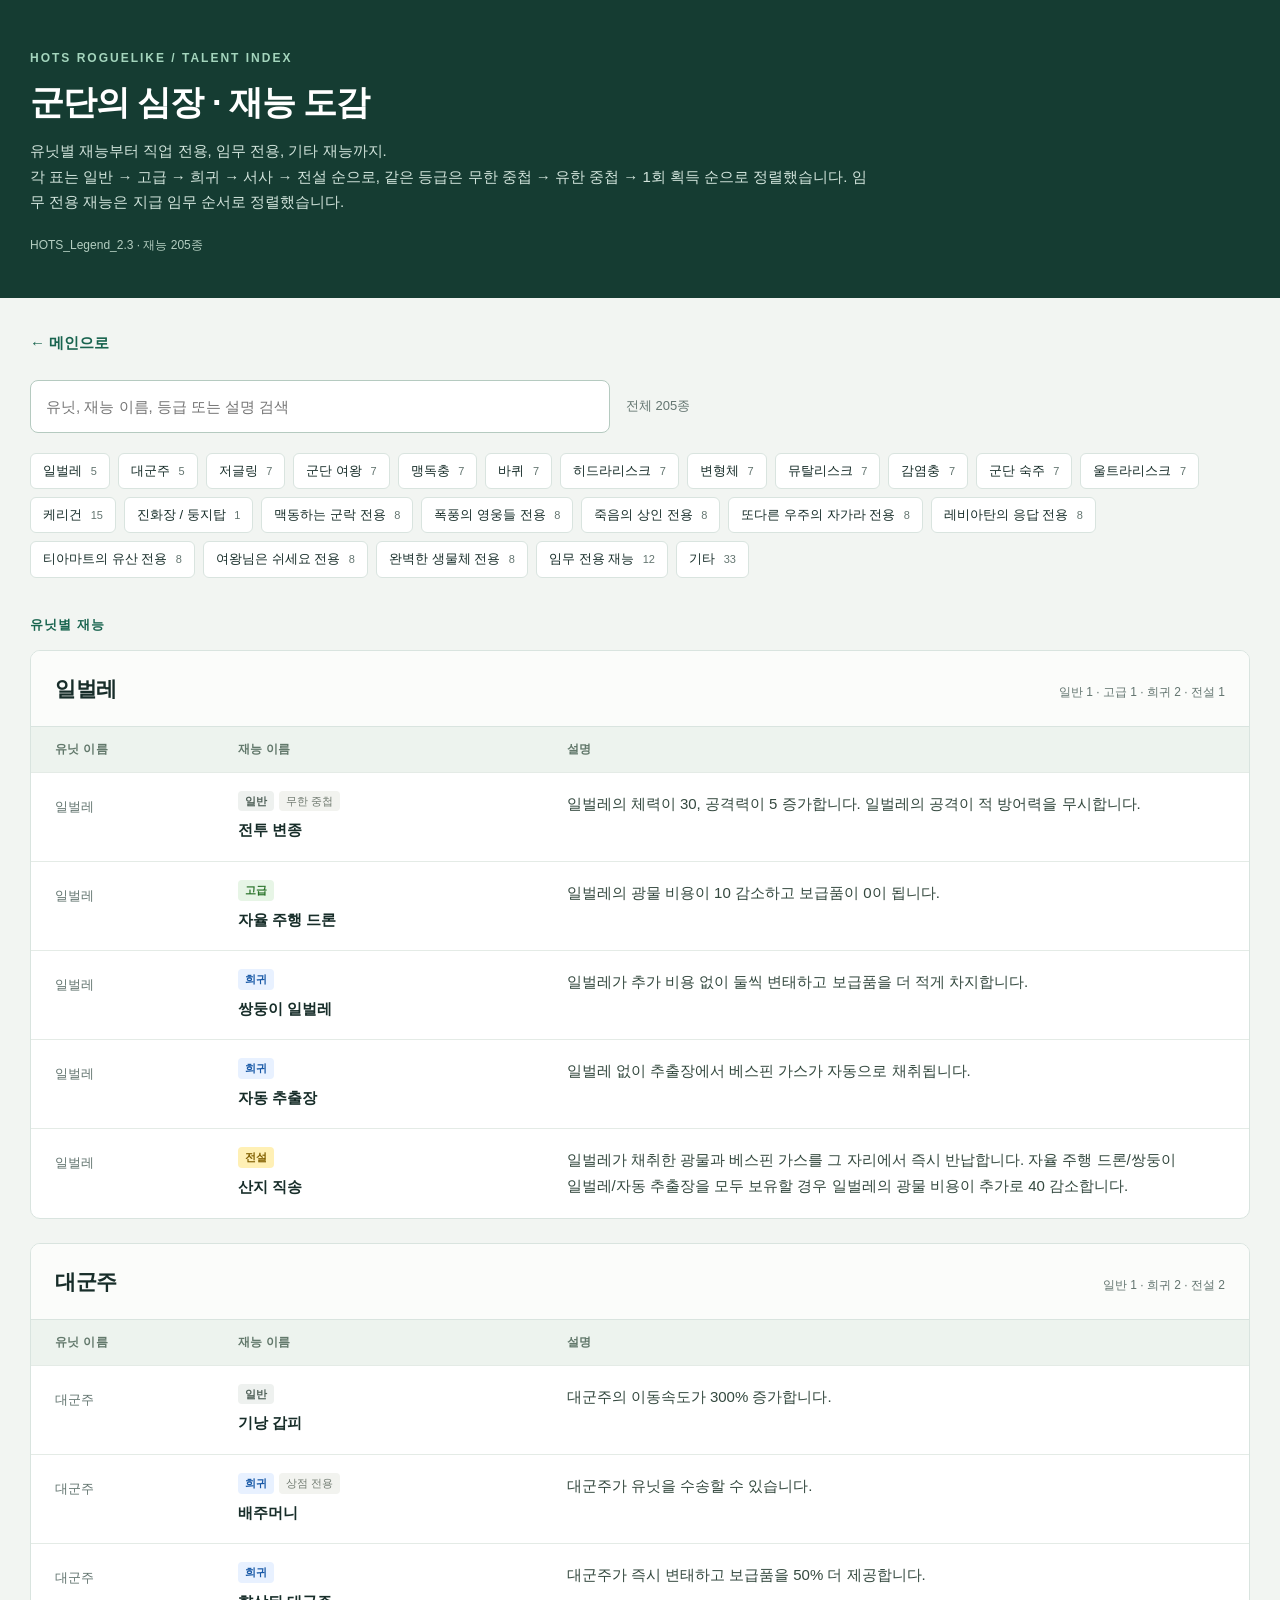
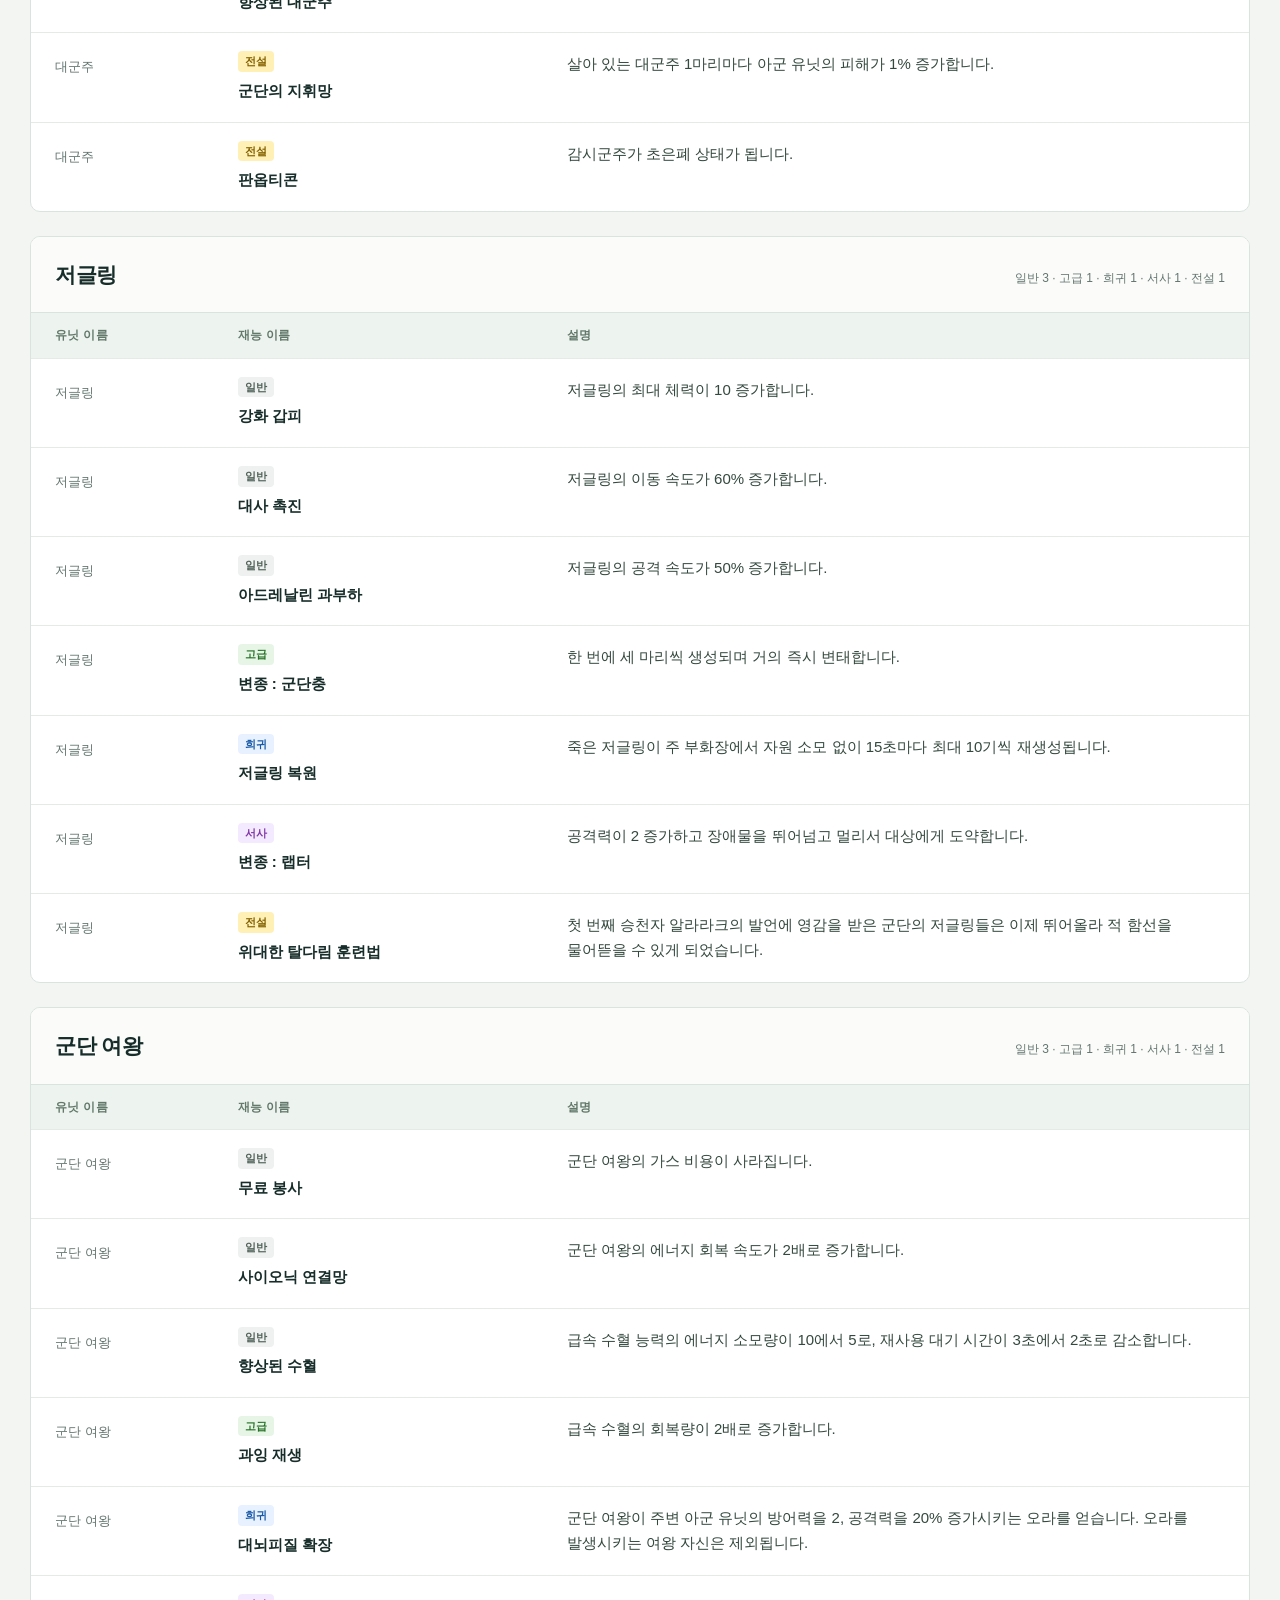
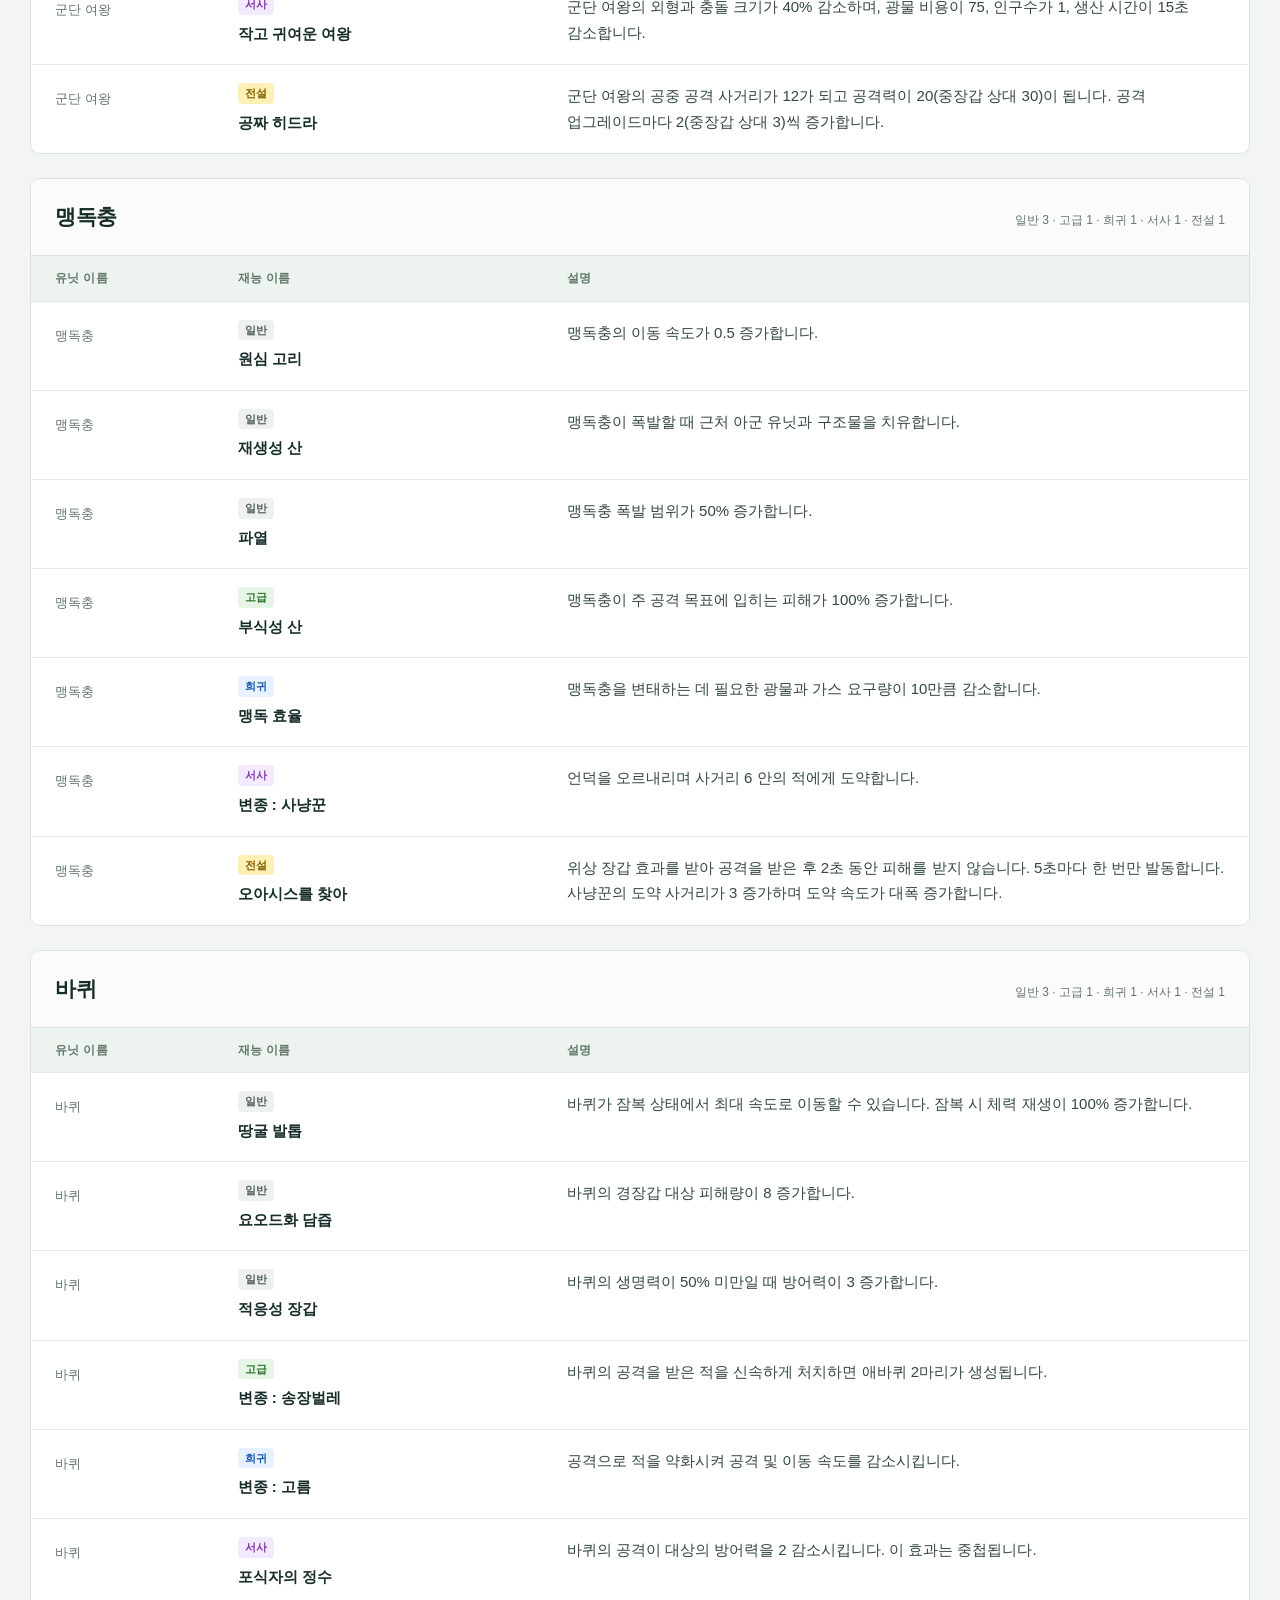
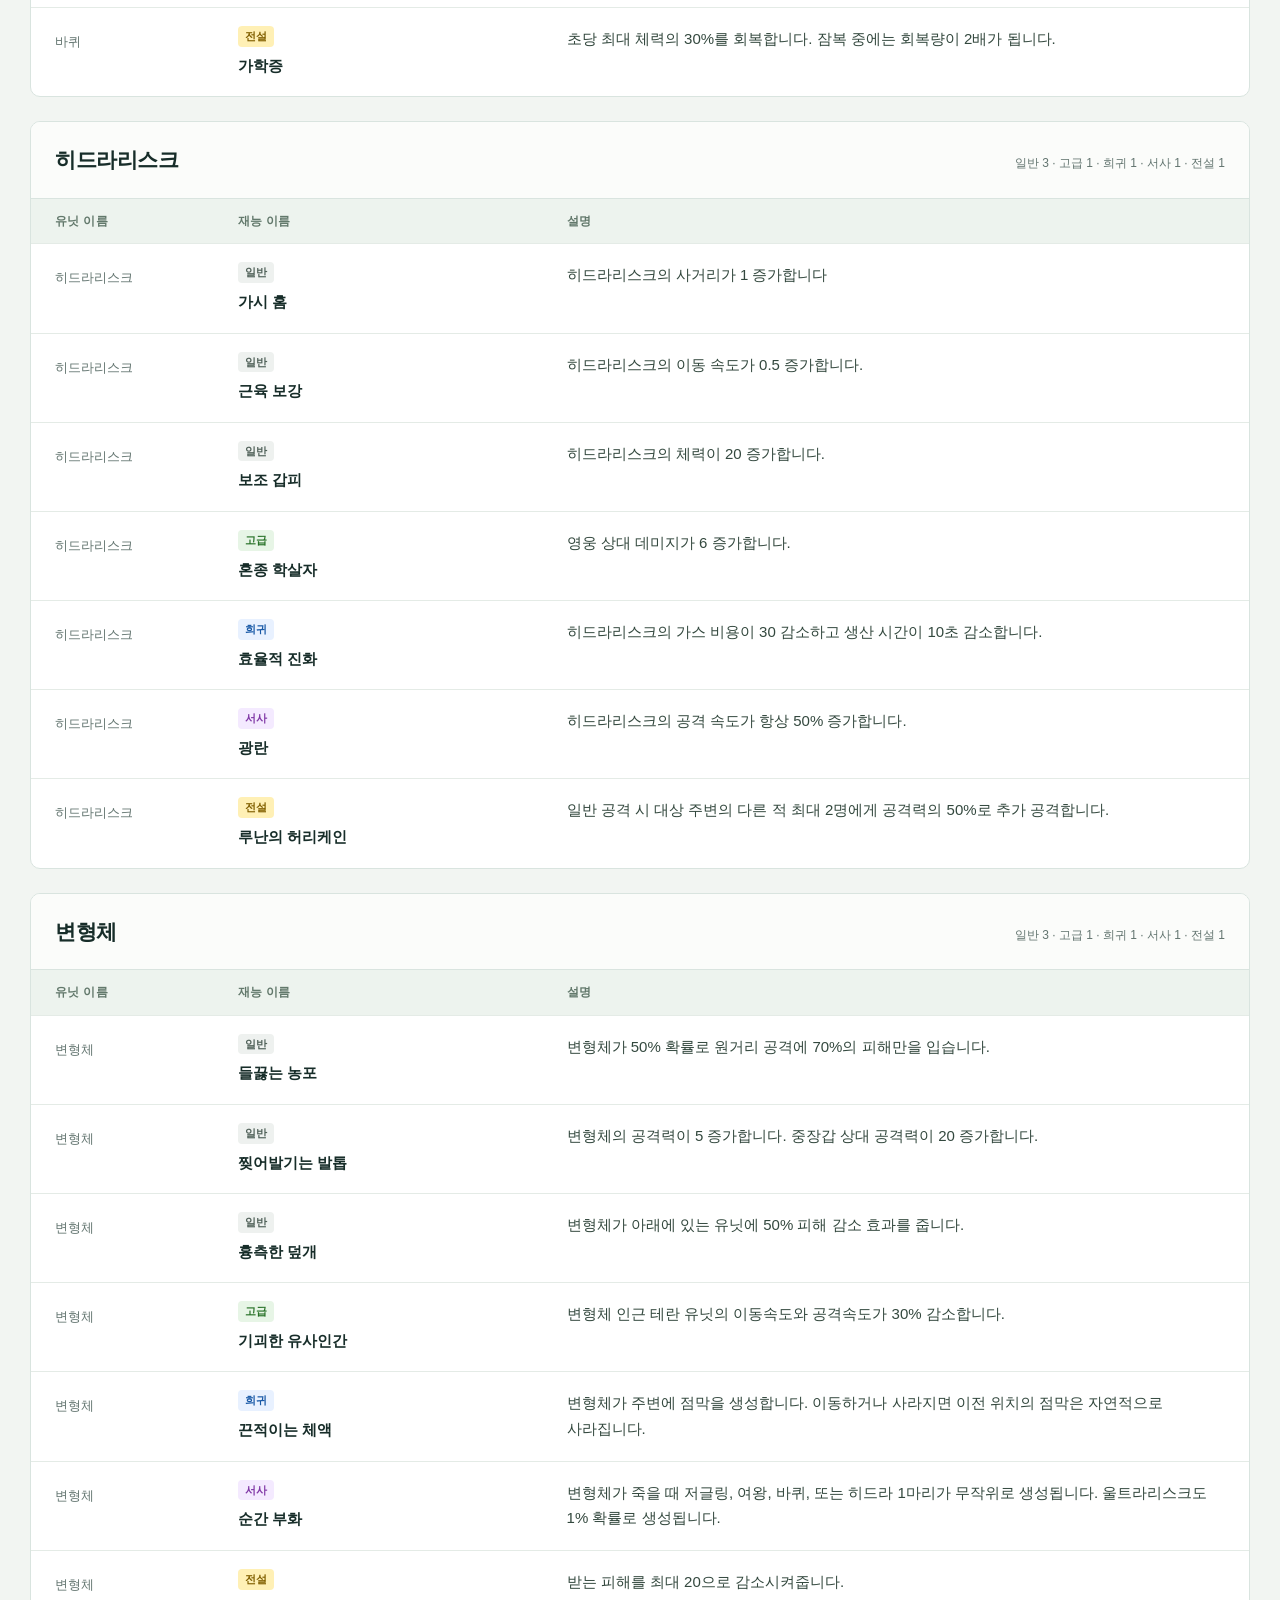
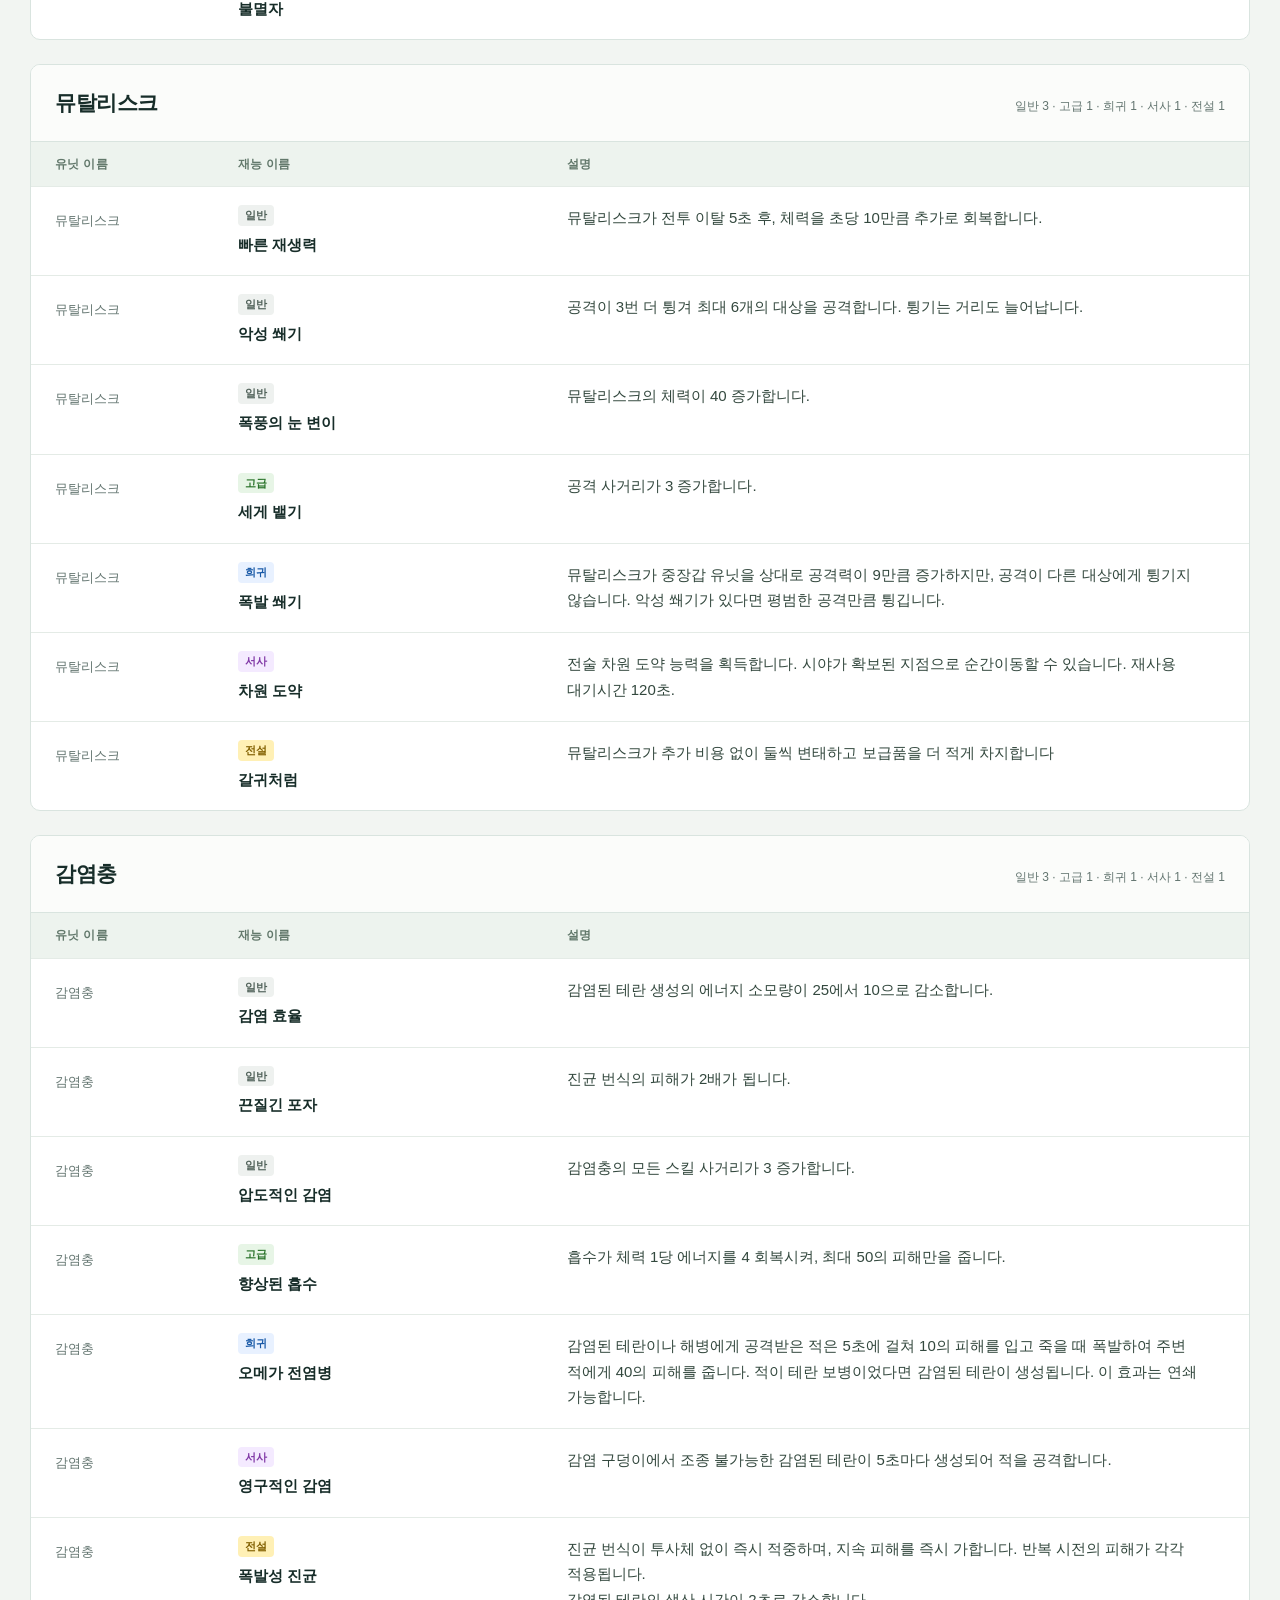
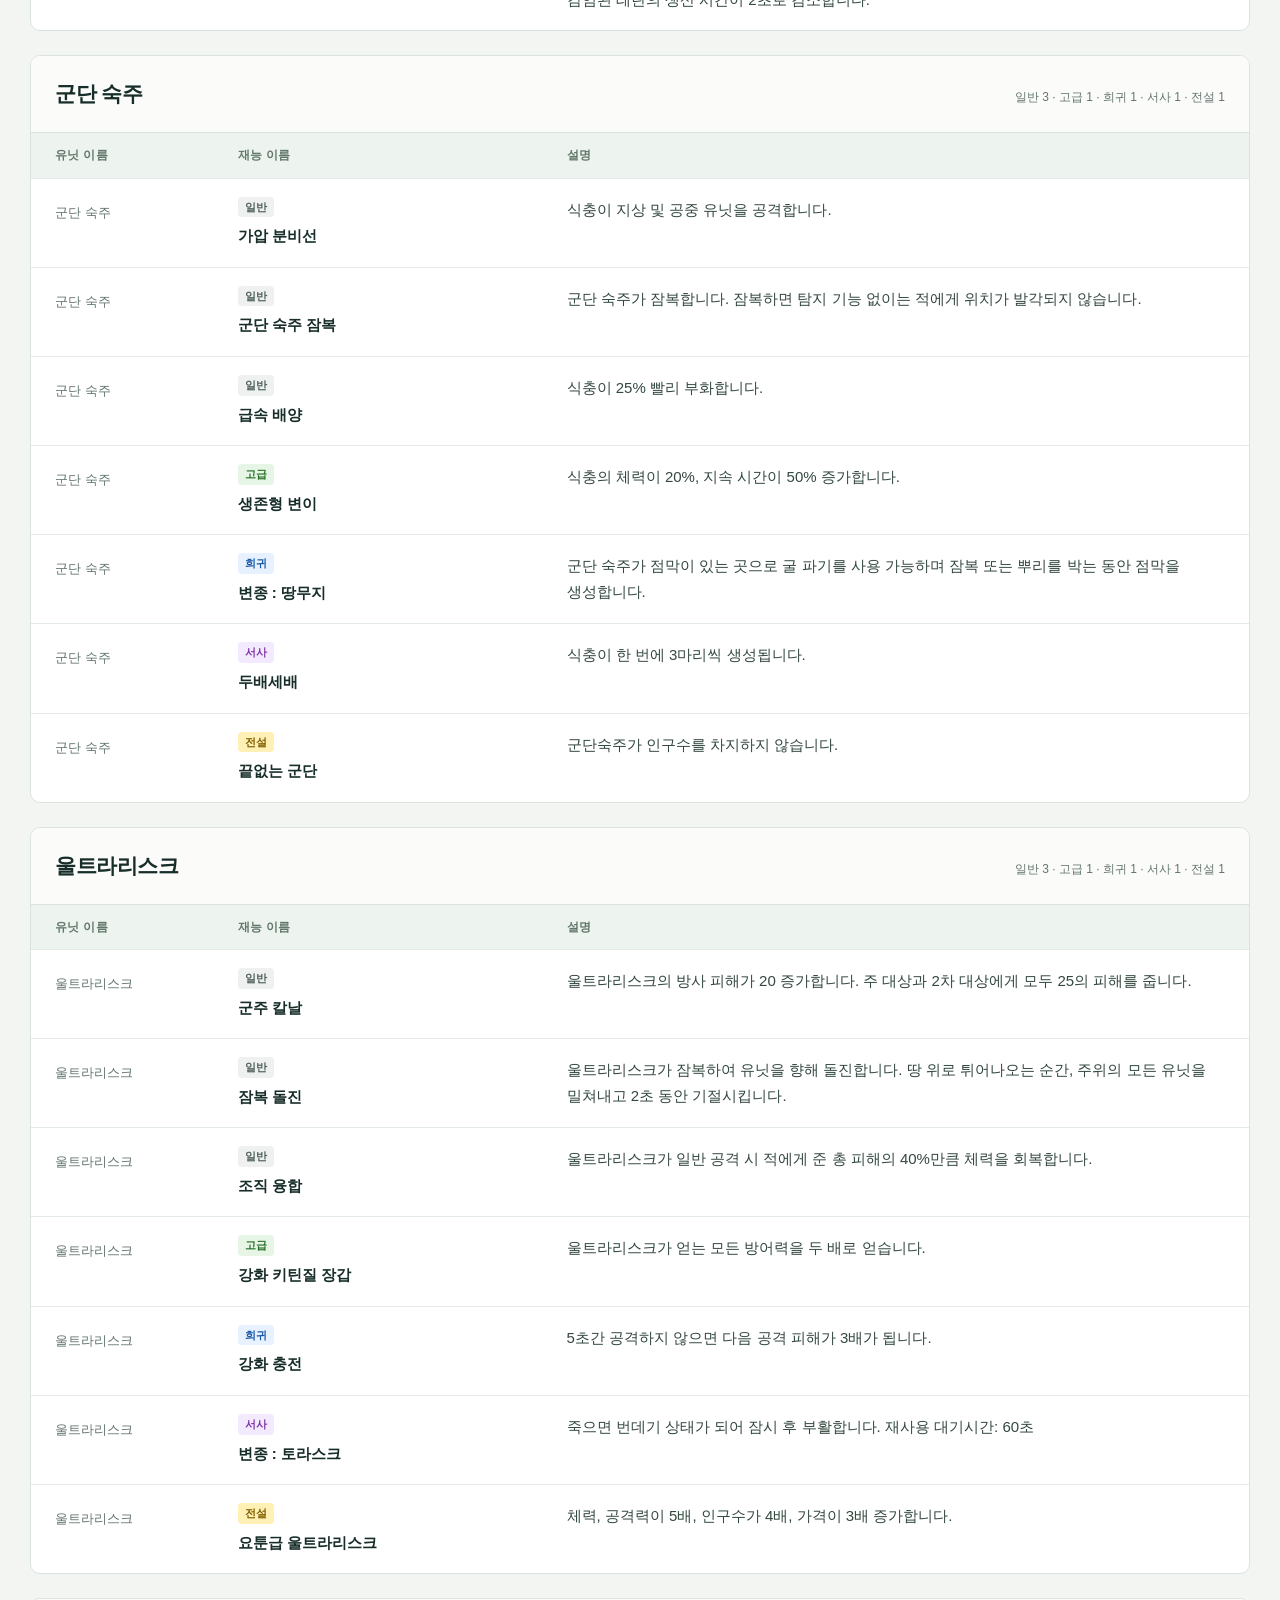
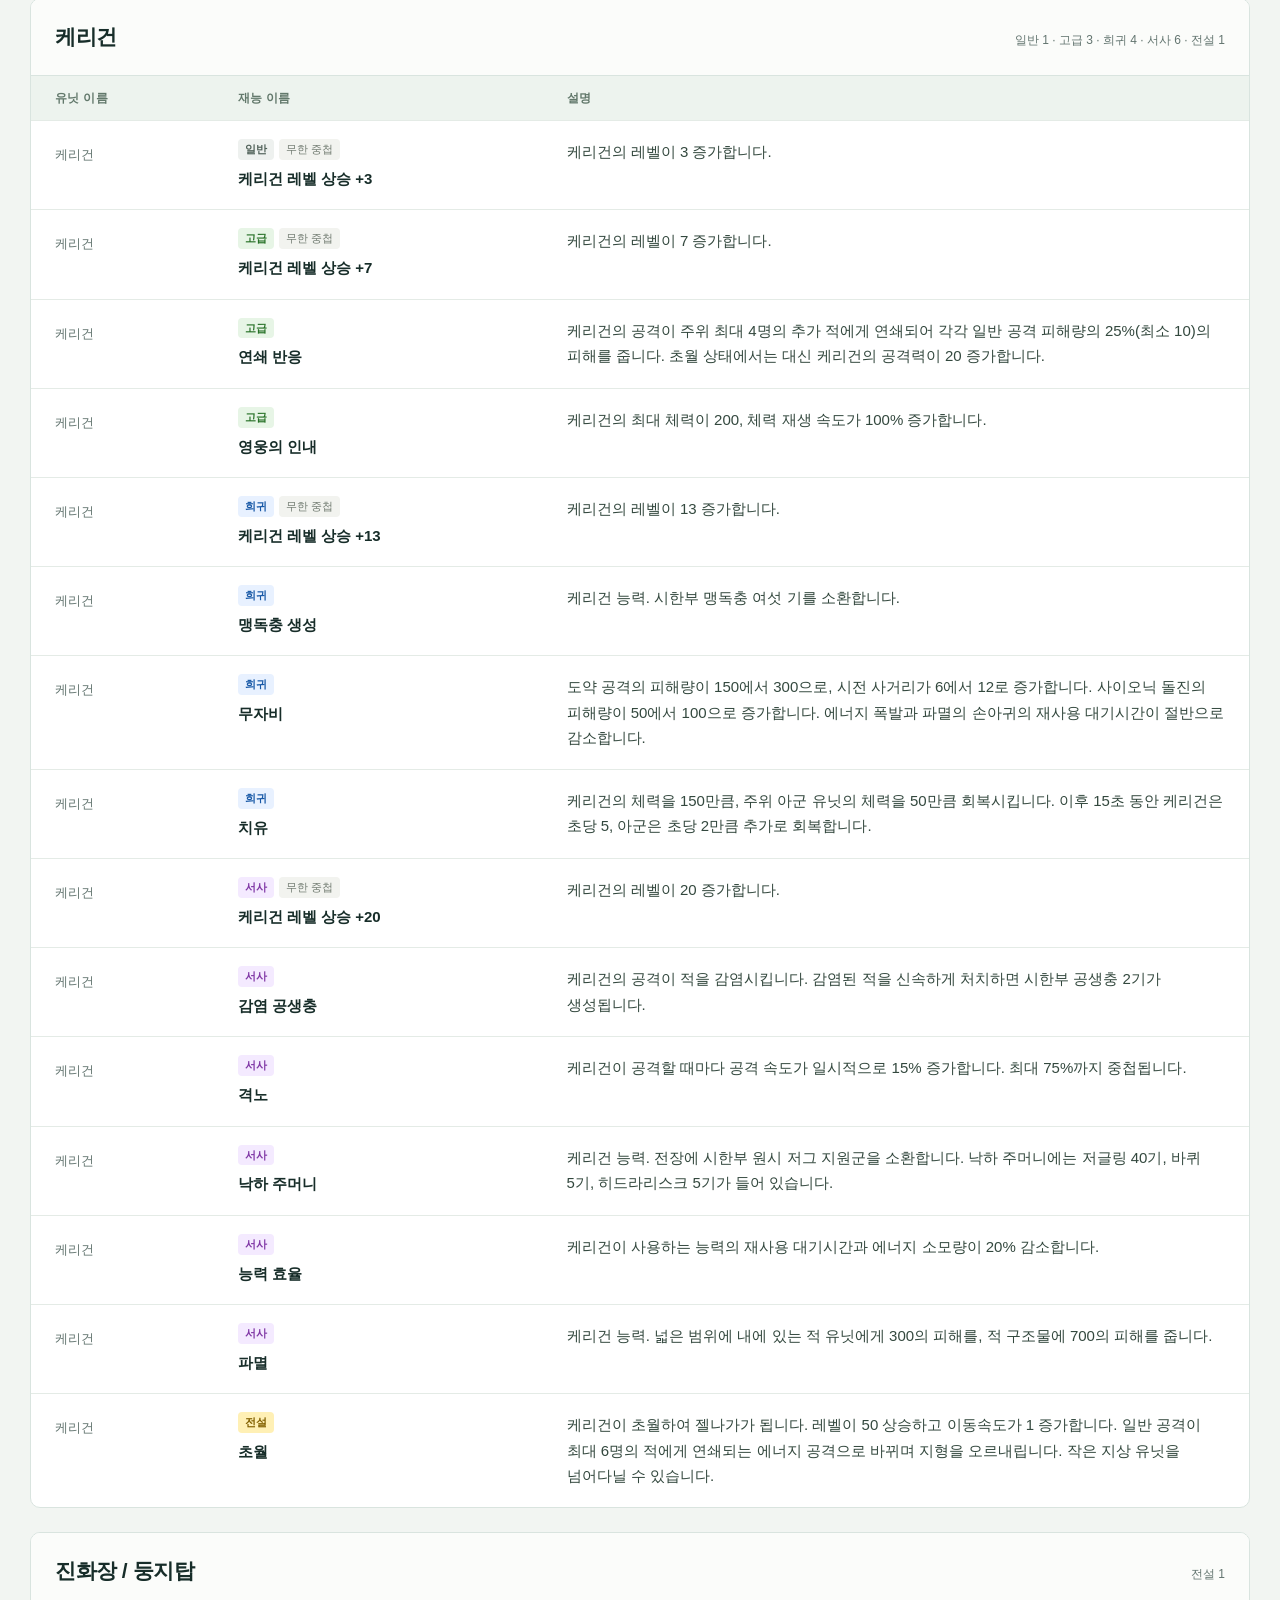
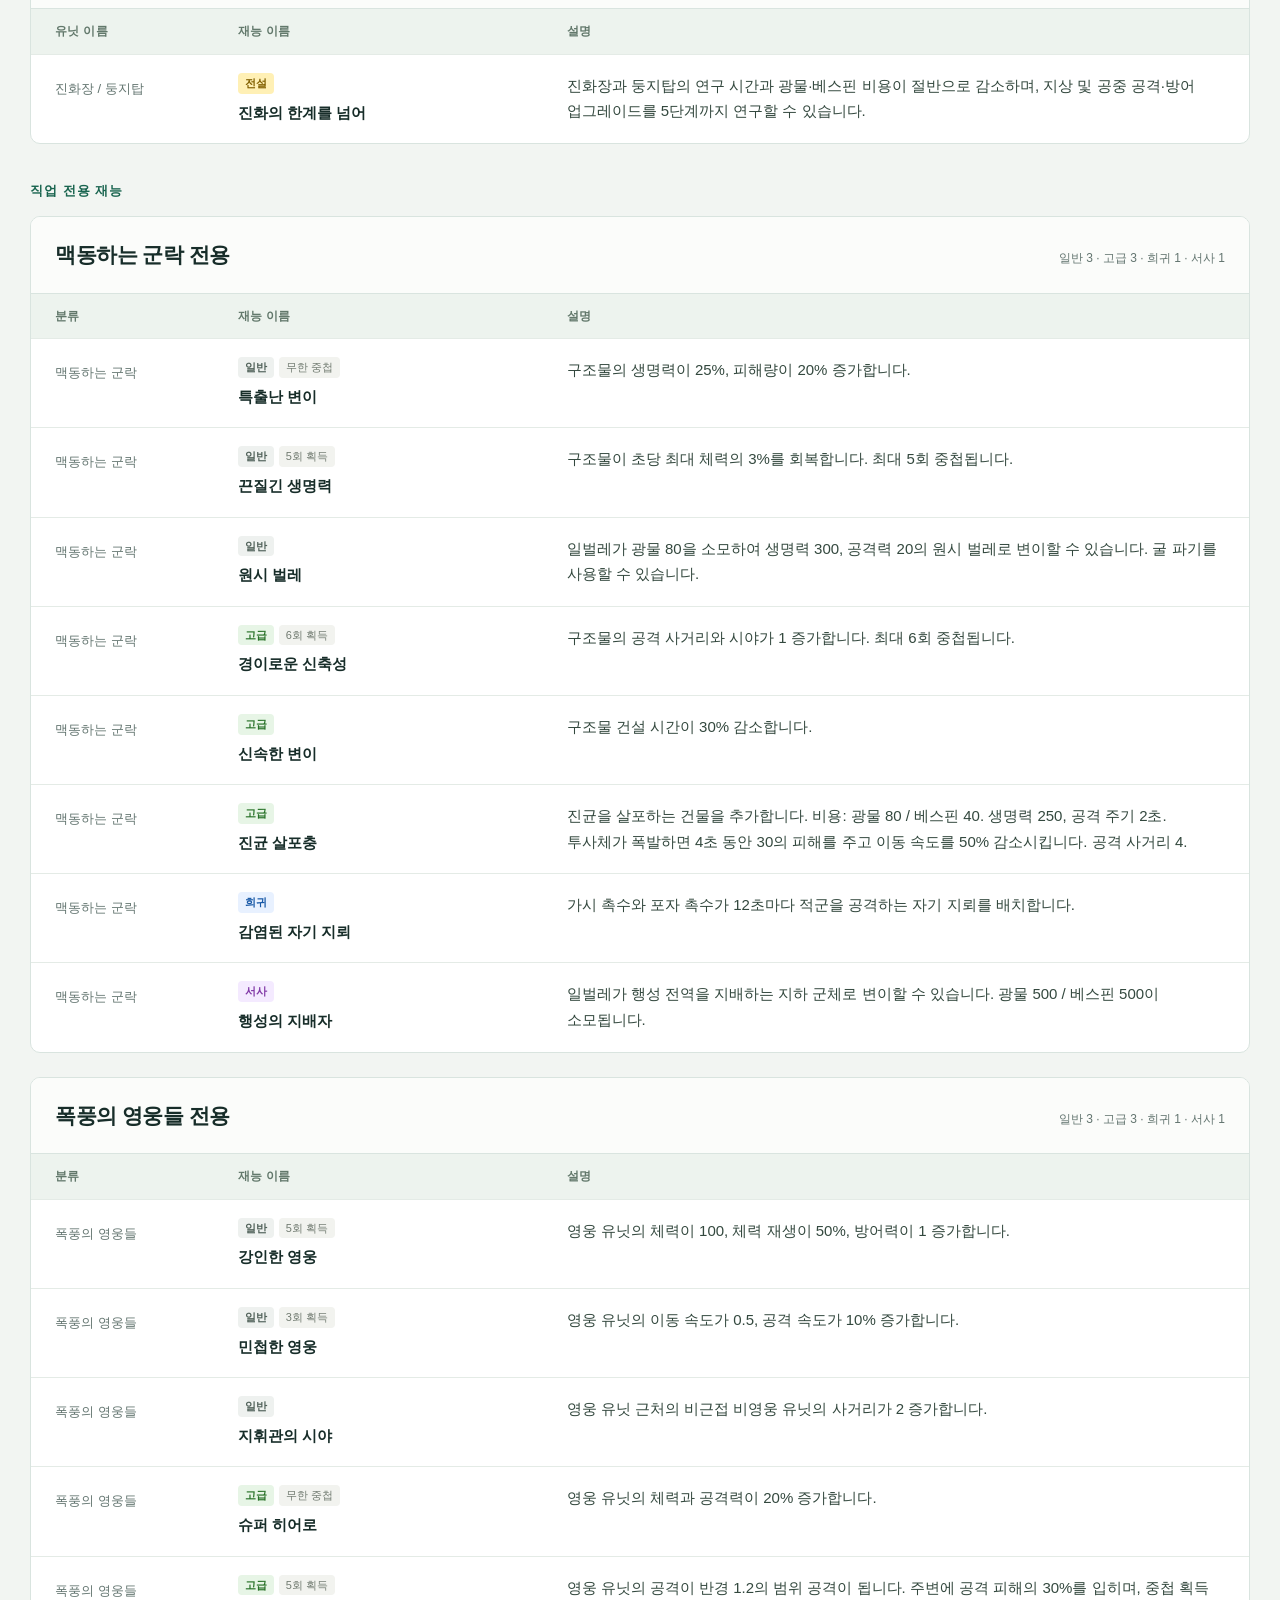
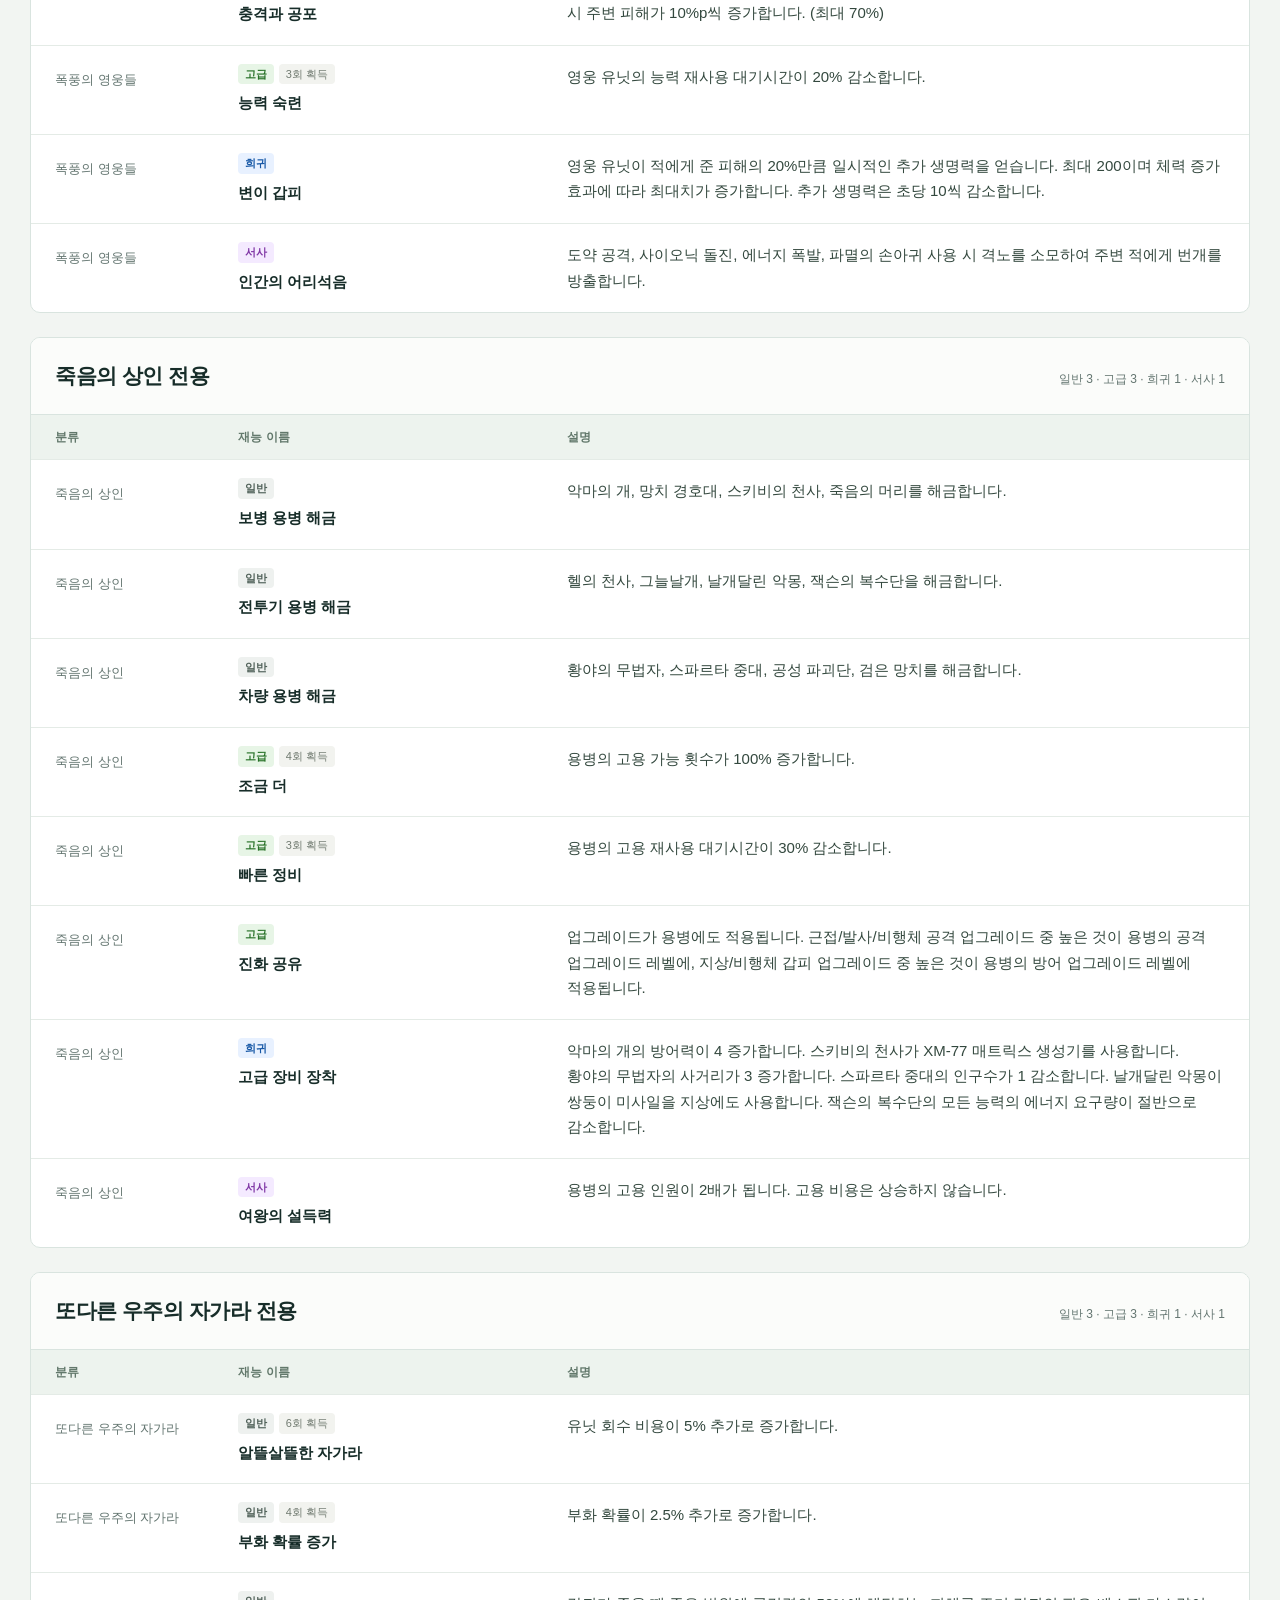
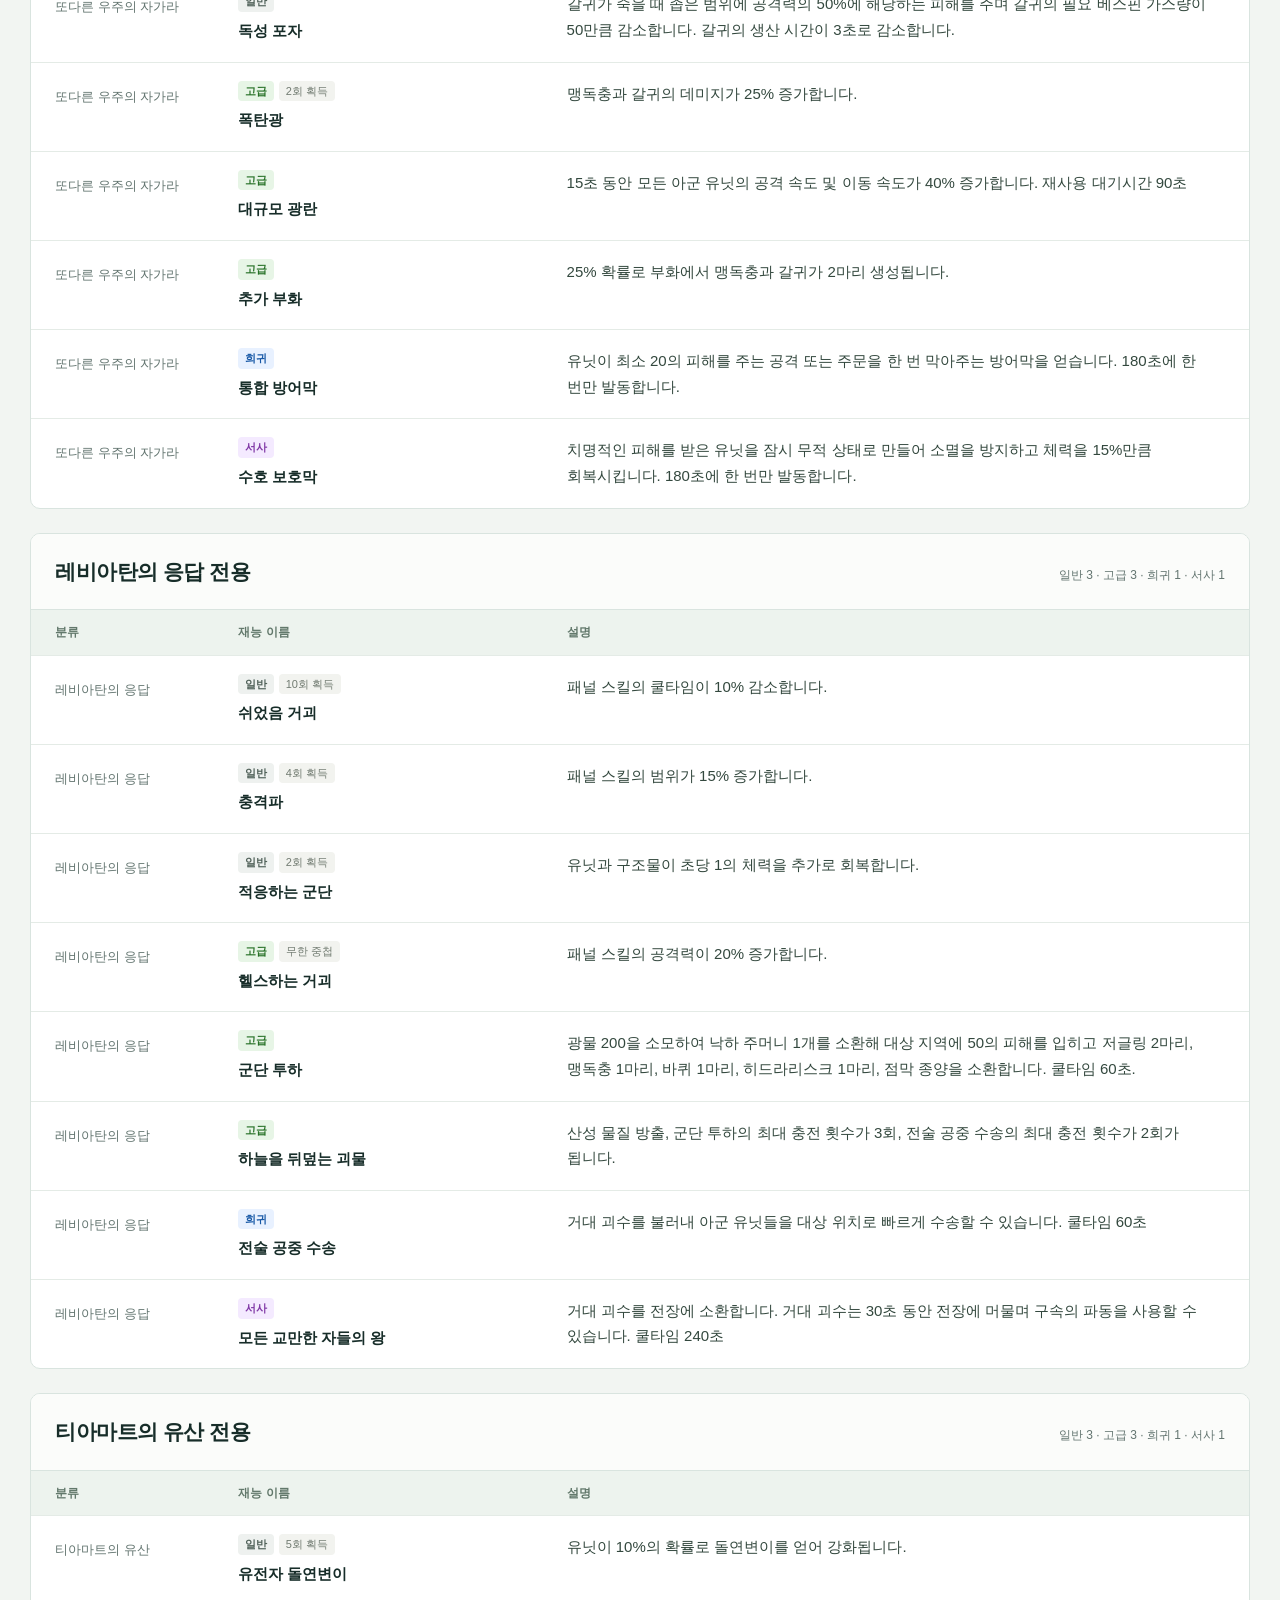
<file: talents.html>
<!doctype html><html lang="ko"><head><meta charset="utf-8"><meta name="viewport" content="width=device-width,initial-scale=1">
<title>군단의 심장 로그라이크 · 재능 도감</title><link rel="stylesheet" href="style.css"><link rel="icon" type="image/x-icon" href="sc2-favicon.ico">
</head><body>
<header><div class="eyebrow">HOTS ROGUELIKE / TALENT INDEX</div><h1>군단의 심장 · 재능 도감</h1>
<p>유닛별 재능부터 직업 전용, 임무 전용, 기타 재능까지.<br>각 표는 일반 → 고급 → 희귀 → 서사 → 전설 순으로, 같은 등급은 무한 중첩 → 유한 중첩 → 1회 획득 순으로 정렬했습니다. 임무 전용 재능은 지급 임무 순서로 정렬했습니다.</p>
<span class="build">HOTS_Legend_2.3 · 재능 205종</span></header><main><a class="home" href="index.html">← 메인으로</a>
<div class="tools"><input id="search" type="search" placeholder="유닛, 재능 이름, 등급 또는 설명 검색"><span id="result">전체 205종</span></div>
<nav aria-label="분류 바로가기"><a href="#s0">일벌레 <span>5</span></a><a href="#s1">대군주 <span>5</span></a><a href="#s2">저글링 <span>7</span></a><a href="#s3">군단 여왕 <span>7</span></a><a href="#s4">맹독충 <span>7</span></a><a href="#s5">바퀴 <span>7</span></a><a href="#s6">히드라리스크 <span>7</span></a><a href="#s7">변형체 <span>7</span></a><a href="#s8">뮤탈리스크 <span>7</span></a><a href="#s9">감염충 <span>7</span></a><a href="#s10">군단 숙주 <span>7</span></a><a href="#s11">울트라리스크 <span>7</span></a><a href="#s12">케리건 <span>15</span></a><a href="#s13">진화장 / 둥지탑 <span>1</span></a><a href="#s14">맥동하는 군락 전용 <span>8</span></a><a href="#s15">폭풍의 영웅들 전용 <span>8</span></a><a href="#s23">죽음의 상인 전용 <span>8</span></a><a href="#s22">또다른 우주의 자가라 전용 <span>8</span></a><a href="#s20">레비아탄의 응답 전용 <span>8</span></a><a href="#s21">티아마트의 유산 전용 <span>8</span></a><a href="#s18">여왕님은 쉬세요 전용 <span>8</span></a><a href="#s19">완벽한 생물체 전용 <span>8</span></a><a href="#s16">임무 전용 재능 <span>12</span></a><a href="#s17">기타 <span>33</span></a></nav><h2 class="group-title">유닛별 재능</h2><section id="s0"><div class="section-head"><h3>일벌레</h3><span class="counts">일반 1 · 고급 1 · 희귀 2 · 전설 1</span></div><table><colgroup><col class="unit"><col class="talent"><col></colgroup><thead><tr><th>유닛 이름</th><th>재능 이름</th><th>설명</th></tr></thead><tbody><tr data-id="Combat Strain" data-search="일벌레 일반 전투 변종 일벌레의 체력이 30, 공격력이 5 증가합니다. 일벌레의 공격이 적 방어력을 무시합니다."><td class="unit-name">일벌레</td><td><div class="badges"><span class="rarity r0">일반</span><span class="limit">무한 중첩</span></div><strong>전투 변종</strong></td><td class="description">일벌레의 체력이 30, 공격력이 5 증가합니다. 일벌레의 공격이 적 방어력을 무시합니다.</td></tr><tr data-id="HotsAutoDrone" data-search="일벌레 고급 자율 주행 드론 일벌레의 광물 비용이 10 감소하고 보급품이 0이 됩니다."><td class="unit-name">일벌레</td><td><div class="badges"><span class="rarity r1">고급</span></div><strong>자율 주행 드론</strong></td><td class="description">일벌레의 광물 비용이 10 감소하고 보급품이 0이 됩니다.</td></tr><tr data-id="Twin Drones" data-search="일벌레 희귀 쌍둥이 일벌레 일벌레가 추가 비용 없이 둘씩 변태하고 보급품을 더 적게 차지합니다."><td class="unit-name">일벌레</td><td><div class="badges"><span class="rarity r2">희귀</span></div><strong>쌍둥이 일벌레</strong></td><td class="description">일벌레가 추가 비용 없이 둘씩 변태하고 보급품을 더 적게 차지합니다.</td></tr><tr data-id="Automated Extractors" data-search="일벌레 희귀 자동 추출장 일벌레 없이 추출장에서 베스핀 가스가 자동으로 채취됩니다."><td class="unit-name">일벌레</td><td><div class="badges"><span class="rarity r2">희귀</span></div><strong>자동 추출장</strong></td><td class="description">일벌레 없이 추출장에서 베스핀 가스가 자동으로 채취됩니다.</td></tr><tr data-id="HotsLegendDrone" data-search="일벌레 전설 산지 직송 일벌레가 채취한 광물과 베스핀 가스를 그 자리에서 즉시 반납합니다. 자율 주행 드론/쌍둥이 일벌레/자동 추출장을 모두 보유할 경우 일벌레의 광물 비용이 추가로 40 감소합니다."><td class="unit-name">일벌레</td><td><div class="badges"><span class="rarity r4">전설</span></div><strong>산지 직송</strong></td><td class="description">일벌레가 채취한 광물과 베스핀 가스를 그 자리에서 즉시 반납합니다. 자율 주행 드론/쌍둥이 일벌레/자동 추출장을 모두 보유할 경우 일벌레의 광물 비용이 추가로 40 감소합니다.</td></tr></tbody></table></section><section id="s1"><div class="section-head"><h3>대군주</h3><span class="counts">일반 1 · 희귀 2 · 전설 2</span></div><table><colgroup><col class="unit"><col class="talent"><col></colgroup><thead><tr><th>유닛 이름</th><th>재능 이름</th><th>설명</th></tr></thead><tbody><tr data-id="HotsOverlordCarapace" data-search="대군주 일반 기낭 갑피 대군주의 이동속도가 300% 증가합니다."><td class="unit-name">대군주</td><td><div class="badges"><span class="rarity r0">일반</span></div><strong>기낭 갑피</strong></td><td class="description">대군주의 이동속도가 300% 증가합니다.</td></tr><tr data-id="HotsVentralSacs" data-search="대군주 희귀 배주머니 대군주가 유닛을 수송할 수 있습니다."><td class="unit-name">대군주</td><td><div class="badges"><span class="rarity r2">희귀</span><span class="limit">상점 전용</span></div><strong>배주머니</strong></td><td class="description">대군주가 유닛을 수송할 수 있습니다.</td></tr><tr data-id="Improved Overlords" data-search="대군주 희귀 향상된 대군주 대군주가 즉시 변태하고 보급품을 50% 더 제공합니다."><td class="unit-name">대군주</td><td><div class="badges"><span class="rarity r2">희귀</span></div><strong>향상된 대군주</strong></td><td class="description">대군주가 즉시 변태하고 보급품을 50% 더 제공합니다.</td></tr><tr data-id="HotsLegendOverlord" data-search="대군주 전설 군단의 지휘망 살아 있는 대군주 1마리마다 아군 유닛의 피해가 1% 증가합니다."><td class="unit-name">대군주</td><td><div class="badges"><span class="rarity r4">전설</span></div><strong>군단의 지휘망</strong></td><td class="description">살아 있는 대군주 1마리마다 아군 유닛의 피해가 1% 증가합니다.</td></tr><tr data-id="HotsPanopticon" data-search="대군주 전설 판옵티콘 감시군주가 초은폐 상태가 됩니다."><td class="unit-name">대군주</td><td><div class="badges"><span class="rarity r4">전설</span></div><strong>판옵티콘</strong></td><td class="description">감시군주가 초은폐 상태가 됩니다.</td></tr></tbody></table></section><section id="s2"><div class="section-head"><h3>저글링</h3><span class="counts">일반 3 · 고급 1 · 희귀 1 · 서사 1 · 전설 1</span></div><table><colgroup><col class="unit"><col class="talent"><col></colgroup><thead><tr><th>유닛 이름</th><th>재능 이름</th><th>설명</th></tr></thead><tbody><tr data-id="Hardened Carapace" data-search="저글링 일반 강화 갑피 저글링의 최대 체력이 10 증가합니다."><td class="unit-name">저글링</td><td><div class="badges"><span class="rarity r0">일반</span></div><strong>강화 갑피</strong></td><td class="description">저글링의 최대 체력이 10 증가합니다.</td></tr><tr data-id="Metabolic Boost" data-search="저글링 일반 대사 촉진 저글링의 이동 속도가 60% 증가합니다."><td class="unit-name">저글링</td><td><div class="badges"><span class="rarity r0">일반</span></div><strong>대사 촉진</strong></td><td class="description">저글링의 이동 속도가 60% 증가합니다.</td></tr><tr data-id="Adrenal Overload" data-search="저글링 일반 아드레날린 과부하 저글링의 공격 속도가 50% 증가합니다."><td class="unit-name">저글링</td><td><div class="badges"><span class="rarity r0">일반</span></div><strong>아드레날린 과부하</strong></td><td class="description">저글링의 공격 속도가 50% 증가합니다.</td></tr><tr data-id="Swarmling Mutation" data-search="저글링 고급 변종 : 군단충 한 번에 세 마리씩 생성되며 거의 즉시 변태합니다."><td class="unit-name">저글링</td><td><div class="badges"><span class="rarity r1">고급</span></div><strong>변종 : 군단충</strong></td><td class="description">한 번에 세 마리씩 생성되며 거의 즉시 변태합니다.</td></tr><tr data-id="Zergling Reconstitution" data-search="저글링 희귀 저글링 복원 죽은 저글링이 주 부화장에서 자원 소모 없이 15초마다 최대 10기씩 재생성됩니다."><td class="unit-name">저글링</td><td><div class="badges"><span class="rarity r2">희귀</span></div><strong>저글링 복원</strong></td><td class="description">죽은 저글링이 주 부화장에서 자원 소모 없이 15초마다 최대 10기씩 재생성됩니다.</td></tr><tr data-id="Raptor Mutation" data-search="저글링 서사 변종 : 랩터 공격력이 2 증가하고 장애물을 뛰어넘고 멀리서 대상에게 도약합니다."><td class="unit-name">저글링</td><td><div class="badges"><span class="rarity r3">서사</span></div><strong>변종 : 랩터</strong></td><td class="description">공격력이 2 증가하고 장애물을 뛰어넘고 멀리서 대상에게 도약합니다.</td></tr><tr data-id="Terrific Tal&#x27;darim Training" data-search="저글링 전설 위대한 탈다림 훈련법 첫 번째 승천자 알라라크의 발언에 영감을 받은 군단의 저글링들은 이제 뛰어올라 적 함선을 물어뜯을 수 있게 되었습니다."><td class="unit-name">저글링</td><td><div class="badges"><span class="rarity r4">전설</span></div><strong>위대한 탈다림 훈련법</strong></td><td class="description">첫 번째 승천자 알라라크의 발언에 영감을 받은 군단의 저글링들은 이제 뛰어올라 적 함선을 물어뜯을 수 있게 되었습니다.</td></tr></tbody></table></section><section id="s3"><div class="section-head"><h3>군단 여왕</h3><span class="counts">일반 3 · 고급 1 · 희귀 1 · 서사 1 · 전설 1</span></div><table><colgroup><col class="unit"><col class="talent"><col></colgroup><thead><tr><th>유닛 이름</th><th>재능 이름</th><th>설명</th></tr></thead><tbody><tr data-id="HotsQueenFree" data-search="군단 여왕 일반 무료 봉사 군단 여왕의 가스 비용이 사라집니다."><td class="unit-name">군단 여왕</td><td><div class="badges"><span class="rarity r0">일반</span></div><strong>무료 봉사</strong></td><td class="description">군단 여왕의 가스 비용이 사라집니다.</td></tr><tr data-id="HotsQueenRegen" data-search="군단 여왕 일반 사이오닉 연결망 군단 여왕의 에너지 회복 속도가 2배로 증가합니다."><td class="unit-name">군단 여왕</td><td><div class="badges"><span class="rarity r0">일반</span></div><strong>사이오닉 연결망</strong></td><td class="description">군단 여왕의 에너지 회복 속도가 2배로 증가합니다.</td></tr><tr data-id="Improved Transfusion" data-search="군단 여왕 일반 향상된 수혈 급속 수혈 능력의 에너지 소모량이 10에서 5로, 재사용 대기 시간이 3초에서 2초로 감소합니다."><td class="unit-name">군단 여왕</td><td><div class="badges"><span class="rarity r0">일반</span></div><strong>향상된 수혈</strong></td><td class="description">급속 수혈 능력의 에너지 소모량이 10에서 5로, 재사용 대기 시간이 3초에서 2초로 감소합니다.</td></tr><tr data-id="HotsQueenHeal2" data-search="군단 여왕 고급 과잉 재생 급속 수혈의 회복량이 2배로 증가합니다."><td class="unit-name">군단 여왕</td><td><div class="badges"><span class="rarity r1">고급</span></div><strong>과잉 재생</strong></td><td class="description">급속 수혈의 회복량이 2배로 증가합니다.</td></tr><tr data-id="Cerebral Expansion" data-search="군단 여왕 희귀 대뇌피질 확장 군단 여왕이 주변 아군 유닛의 방어력을 2, 공격력을 20% 증가시키는 오라를 얻습니다. 오라를 발생시키는 여왕 자신은 제외됩니다."><td class="unit-name">군단 여왕</td><td><div class="badges"><span class="rarity r2">희귀</span></div><strong>대뇌피질 확장</strong></td><td class="description">군단 여왕이 주변 아군 유닛의 방어력을 2, 공격력을 20% 증가시키는 오라를 얻습니다. 오라를 발생시키는 여왕 자신은 제외됩니다.</td></tr><tr data-id="HotsQueenSmall" data-search="군단 여왕 서사 작고 귀여운 여왕 군단 여왕의 외형과 충돌 크기가 40% 감소하며, 광물 비용이 75, 인구수가 1, 생산 시간이 15초 감소합니다."><td class="unit-name">군단 여왕</td><td><div class="badges"><span class="rarity r3">서사</span></div><strong>작고 귀여운 여왕</strong></td><td class="description">군단 여왕의 외형과 충돌 크기가 40% 감소하며, 광물 비용이 75, 인구수가 1, 생산 시간이 15초 감소합니다.</td></tr><tr data-id="HotsQueenHydra" data-search="군단 여왕 전설 공짜 히드라 군단 여왕의 공중 공격 사거리가 12가 되고 공격력이 20(중장갑 상대 30)이 됩니다. 공격 업그레이드마다 2(중장갑 상대 3)씩 증가합니다."><td class="unit-name">군단 여왕</td><td><div class="badges"><span class="rarity r4">전설</span></div><strong>공짜 히드라</strong></td><td class="description">군단 여왕의 공중 공격 사거리가 12가 되고 공격력이 20(중장갑 상대 30)이 됩니다. 공격 업그레이드마다 2(중장갑 상대 3)씩 증가합니다.</td></tr></tbody></table></section><section id="s4"><div class="section-head"><h3>맹독충</h3><span class="counts">일반 3 · 고급 1 · 희귀 1 · 서사 1 · 전설 1</span></div><table><colgroup><col class="unit"><col class="talent"><col></colgroup><thead><tr><th>유닛 이름</th><th>재능 이름</th><th>설명</th></tr></thead><tbody><tr data-id="HotsBanelingCentrifugalHooks" data-search="맹독충 일반 원심 고리 맹독충의 이동 속도가 0.5 증가합니다."><td class="unit-name">맹독충</td><td><div class="badges"><span class="rarity r0">일반</span></div><strong>원심 고리</strong></td><td class="description">맹독충의 이동 속도가 0.5 증가합니다.</td></tr><tr data-id="Regenerative Acid" data-search="맹독충 일반 재생성 산 맹독충이 폭발할 때 근처 아군 유닛과 구조물을 치유합니다."><td class="unit-name">맹독충</td><td><div class="badges"><span class="rarity r0">일반</span></div><strong>재생성 산</strong></td><td class="description">맹독충이 폭발할 때 근처 아군 유닛과 구조물을 치유합니다.</td></tr><tr data-id="Rupture" data-search="맹독충 일반 파열 맹독충 폭발 범위가 50% 증가합니다."><td class="unit-name">맹독충</td><td><div class="badges"><span class="rarity r0">일반</span></div><strong>파열</strong></td><td class="description">맹독충 폭발 범위가 50% 증가합니다.</td></tr><tr data-id="Corrosive Acid" data-search="맹독충 고급 부식성 산 맹독충이 주 공격 목표에 입히는 피해가 100% 증가합니다."><td class="unit-name">맹독충</td><td><div class="badges"><span class="rarity r1">고급</span></div><strong>부식성 산</strong></td><td class="description">맹독충이 주 공격 목표에 입히는 피해가 100% 증가합니다.</td></tr><tr data-id="Banefficiency" data-search="맹독충 희귀 맹독 효율 맹독충을 변태하는 데 필요한 광물과 가스 요구량이 10만큼 감소합니다."><td class="unit-name">맹독충</td><td><div class="badges"><span class="rarity r2">희귀</span></div><strong>맹독 효율</strong></td><td class="description">맹독충을 변태하는 데 필요한 광물과 가스 요구량이 10만큼 감소합니다.</td></tr><tr data-id="HotsHunterStrain" data-search="맹독충 서사 변종 : 사냥꾼 언덕을 오르내리며 사거리 6 안의 적에게 도약합니다."><td class="unit-name">맹독충</td><td><div class="badges"><span class="rarity r3">서사</span></div><strong>변종 : 사냥꾼</strong></td><td class="description">언덕을 오르내리며 사거리 6 안의 적에게 도약합니다.</td></tr><tr data-id="HotsLegendBaneling" data-search="맹독충 전설 오아시스를 찾아 위상 장갑 효과를 받아 공격을 받은 후 2초 동안 피해를 받지 않습니다. 5초마다 한 번만 발동합니다. 사냥꾼의 도약 사거리가 3 증가하며 도약 속도가 대폭 증가합니다."><td class="unit-name">맹독충</td><td><div class="badges"><span class="rarity r4">전설</span></div><strong>오아시스를 찾아</strong></td><td class="description">위상 장갑 효과를 받아 공격을 받은 후 2초 동안 피해를 받지 않습니다. 5초마다 한 번만 발동합니다. 사냥꾼의 도약 사거리가 3 증가하며 도약 속도가 대폭 증가합니다.</td></tr></tbody></table></section><section id="s5"><div class="section-head"><h3>바퀴</h3><span class="counts">일반 3 · 고급 1 · 희귀 1 · 서사 1 · 전설 1</span></div><table><colgroup><col class="unit"><col class="talent"><col></colgroup><thead><tr><th>유닛 이름</th><th>재능 이름</th><th>설명</th></tr></thead><tbody><tr data-id="Tunneling Claws" data-search="바퀴 일반 땅굴 발톱 바퀴가 잠복 상태에서 최대 속도로 이동할 수 있습니다. 잠복 시 체력 재생이 100% 증가합니다."><td class="unit-name">바퀴</td><td><div class="badges"><span class="rarity r0">일반</span></div><strong>땅굴 발톱</strong></td><td class="description">바퀴가 잠복 상태에서 최대 속도로 이동할 수 있습니다. 잠복 시 체력 재생이 100% 증가합니다.</td></tr><tr data-id="Hydriodic Bile" data-search="바퀴 일반 요오드화 담즙 바퀴의 경장갑 대상 피해량이 8 증가합니다."><td class="unit-name">바퀴</td><td><div class="badges"><span class="rarity r0">일반</span></div><strong>요오드화 담즙</strong></td><td class="description">바퀴의 경장갑 대상 피해량이 8 증가합니다.</td></tr><tr data-id="Adaptive Plating" data-search="바퀴 일반 적응성 장갑 바퀴의 생명력이 50% 미만일 때 방어력이 3 증가합니다."><td class="unit-name">바퀴</td><td><div class="badges"><span class="rarity r0">일반</span></div><strong>적응성 장갑</strong></td><td class="description">바퀴의 생명력이 50% 미만일 때 방어력이 3 증가합니다.</td></tr><tr data-id="HotsCorpserStrain" data-search="바퀴 고급 변종 : 송장벌레 바퀴의 공격을 받은 적을 신속하게 처치하면 애바퀴 2마리가 생성됩니다."><td class="unit-name">바퀴</td><td><div class="badges"><span class="rarity r1">고급</span></div><strong>변종 : 송장벌레</strong></td><td class="description">바퀴의 공격을 받은 적을 신속하게 처치하면 애바퀴 2마리가 생성됩니다.</td></tr><tr data-id="HotsVileStrain" data-search="바퀴 희귀 변종 : 고름 공격으로 적을 약화시켜 공격 및 이동 속도를 감소시킵니다."><td class="unit-name">바퀴</td><td><div class="badges"><span class="rarity r2">희귀</span></div><strong>변종 : 고름</strong></td><td class="description">공격으로 적을 약화시켜 공격 및 이동 속도를 감소시킵니다.</td></tr><tr data-id="Devourer Essence" data-search="바퀴 서사 포식자의 정수 바퀴의 공격이 대상의 방어력을 2 감소시킵니다. 이 효과는 중첩됩니다."><td class="unit-name">바퀴</td><td><div class="badges"><span class="rarity r3">서사</span></div><strong>포식자의 정수</strong></td><td class="description">바퀴의 공격이 대상의 방어력을 2 감소시킵니다. 이 효과는 중첩됩니다.</td></tr><tr data-id="HotsLegendRoach" data-search="바퀴 전설 가학증 초당 최대 체력의 30%를 회복합니다. 잠복 중에는 회복량이 2배가 됩니다."><td class="unit-name">바퀴</td><td><div class="badges"><span class="rarity r4">전설</span></div><strong>가학증</strong></td><td class="description">초당 최대 체력의 30%를 회복합니다. 잠복 중에는 회복량이 2배가 됩니다.</td></tr></tbody></table></section><section id="s6"><div class="section-head"><h3>히드라리스크</h3><span class="counts">일반 3 · 고급 1 · 희귀 1 · 서사 1 · 전설 1</span></div><table><colgroup><col class="unit"><col class="talent"><col></colgroup><thead><tr><th>유닛 이름</th><th>재능 이름</th><th>설명</th></tr></thead><tbody><tr data-id="Grooved Spines" data-search="히드라리스크 일반 가시 홈 히드라리스크의 사거리가 1 증가합니다"><td class="unit-name">히드라리스크</td><td><div class="badges"><span class="rarity r0">일반</span></div><strong>가시 홈</strong></td><td class="description">히드라리스크의 사거리가 1 증가합니다</td></tr><tr data-id="HotsHydraMuscular" data-search="히드라리스크 일반 근육 보강 히드라리스크의 이동 속도가 0.5 증가합니다."><td class="unit-name">히드라리스크</td><td><div class="badges"><span class="rarity r0">일반</span></div><strong>근육 보강</strong></td><td class="description">히드라리스크의 이동 속도가 0.5 증가합니다.</td></tr><tr data-id="Ancillary Carapace" data-search="히드라리스크 일반 보조 갑피 히드라리스크의 체력이 20 증가합니다."><td class="unit-name">히드라리스크</td><td><div class="badges"><span class="rarity r0">일반</span></div><strong>보조 갑피</strong></td><td class="description">히드라리스크의 체력이 20 증가합니다.</td></tr><tr data-id="HotsHydraHybridSlayer" data-search="히드라리스크 고급 혼종 학살자 영웅 상대 데미지가 6 증가합니다."><td class="unit-name">히드라리스크</td><td><div class="badges"><span class="rarity r1">고급</span></div><strong>혼종 학살자</strong></td><td class="description">영웅 상대 데미지가 6 증가합니다.</td></tr><tr data-id="HotsHydraEfficient" data-search="히드라리스크 희귀 효율적 진화 히드라리스크의 가스 비용이 30 감소하고 생산 시간이 10초 감소합니다."><td class="unit-name">히드라리스크</td><td><div class="badges"><span class="rarity r2">희귀</span></div><strong>효율적 진화</strong></td><td class="description">히드라리스크의 가스 비용이 30 감소하고 생산 시간이 10초 감소합니다.</td></tr><tr data-id="Frenzy" data-search="히드라리스크 서사 광란 히드라리스크의 공격 속도가 항상 50% 증가합니다."><td class="unit-name">히드라리스크</td><td><div class="badges"><span class="rarity r3">서사</span></div><strong>광란</strong></td><td class="description">히드라리스크의 공격 속도가 항상 50% 증가합니다.</td></tr><tr data-id="HotsLegendHydra" data-search="히드라리스크 전설 루난의 허리케인 일반 공격 시 대상 주변의 다른 적 최대 2명에게 공격력의 50%로 추가 공격합니다."><td class="unit-name">히드라리스크</td><td><div class="badges"><span class="rarity r4">전설</span></div><strong>루난의 허리케인</strong></td><td class="description">일반 공격 시 대상 주변의 다른 적 최대 2명에게 공격력의 50%로 추가 공격합니다.</td></tr></tbody></table></section><section id="s7"><div class="section-head"><h3>변형체</h3><span class="counts">일반 3 · 고급 1 · 희귀 1 · 서사 1 · 전설 1</span></div><table><colgroup><col class="unit"><col class="talent"><col></colgroup><thead><tr><th>유닛 이름</th><th>재능 이름</th><th>설명</th></tr></thead><tbody><tr data-id="Swarming Pustules" data-search="변형체 일반 들끓는 농포 변형체가 50% 확률로 원거리 공격에 70%의 피해만을 입습니다."><td class="unit-name">변형체</td><td><div class="badges"><span class="rarity r0">일반</span></div><strong>들끓는 농포</strong></td><td class="description">변형체가 50% 확률로 원거리 공격에 70%의 피해만을 입습니다.</td></tr><tr data-id="Rending Claws" data-search="변형체 일반 찢어발기는 발톱 변형체의 공격력이 5 증가합니다. 중장갑 상대 공격력이 20 증가합니다."><td class="unit-name">변형체</td><td><div class="badges"><span class="rarity r0">일반</span></div><strong>찢어발기는 발톱</strong></td><td class="description">변형체의 공격력이 5 증가합니다. 중장갑 상대 공격력이 20 증가합니다.</td></tr><tr data-id="Aberrant Cover" data-search="변형체 일반 흉측한 덮개 변형체가 아래에 있는 유닛에 50% 피해 감소 효과를 줍니다."><td class="unit-name">변형체</td><td><div class="badges"><span class="rarity r0">일반</span></div><strong>흉측한 덮개</strong></td><td class="description">변형체가 아래에 있는 유닛에 50% 피해 감소 효과를 줍니다.</td></tr><tr data-id="Uncanny Pseudohuman" data-search="변형체 고급 기괴한 유사인간 변형체 인근 테란 유닛의 이동속도와 공격속도가 30% 감소합니다."><td class="unit-name">변형체</td><td><div class="badges"><span class="rarity r1">고급</span></div><strong>기괴한 유사인간</strong></td><td class="description">변형체 인근 테란 유닛의 이동속도와 공격속도가 30% 감소합니다.</td></tr><tr data-id="HotsAberrationCreep" data-search="변형체 희귀 끈적이는 체액 변형체가 주변에 점막을 생성합니다. 이동하거나 사라지면 이전 위치의 점막은 자연적으로 사라집니다."><td class="unit-name">변형체</td><td><div class="badges"><span class="rarity r2">희귀</span></div><strong>끈적이는 체액</strong></td><td class="description">변형체가 주변에 점막을 생성합니다. 이동하거나 사라지면 이전 위치의 점막은 자연적으로 사라집니다.</td></tr><tr data-id="Sudden Genesis" data-search="변형체 서사 순간 부화 변형체가 죽을 때 저글링, 여왕, 바퀴, 또는 히드라 1마리가 무작위로 생성됩니다. 울트라리스크도 1% 확률로 생성됩니다."><td class="unit-name">변형체</td><td><div class="badges"><span class="rarity r3">서사</span></div><strong>순간 부화</strong></td><td class="description">변형체가 죽을 때 저글링, 여왕, 바퀴, 또는 히드라 1마리가 무작위로 생성됩니다. 울트라리스크도 1% 확률로 생성됩니다.</td></tr><tr data-id="HotsAberrationShield" data-search="변형체 전설 불멸자 받는 피해를 최대 20으로 감소시켜줍니다."><td class="unit-name">변형체</td><td><div class="badges"><span class="rarity r4">전설</span></div><strong>불멸자</strong></td><td class="description">받는 피해를 최대 20으로 감소시켜줍니다.</td></tr></tbody></table></section><section id="s8"><div class="section-head"><h3>뮤탈리스크</h3><span class="counts">일반 3 · 고급 1 · 희귀 1 · 서사 1 · 전설 1</span></div><table><colgroup><col class="unit"><col class="talent"><col></colgroup><thead><tr><th>유닛 이름</th><th>재능 이름</th><th>설명</th></tr></thead><tbody><tr data-id="Rapid Regeneration" data-search="뮤탈리스크 일반 빠른 재생력 뮤탈리스크가 전투 이탈 5초 후, 체력을 초당 10만큼 추가로 회복합니다."><td class="unit-name">뮤탈리스크</td><td><div class="badges"><span class="rarity r0">일반</span></div><strong>빠른 재생력</strong></td><td class="description">뮤탈리스크가 전투 이탈 5초 후, 체력을 초당 10만큼 추가로 회복합니다.</td></tr><tr data-id="Vicious Glave" data-search="뮤탈리스크 일반 악성 쐐기 공격이 3번 더 튕겨 최대 6개의 대상을 공격합니다. 튕기는 거리도 늘어납니다."><td class="unit-name">뮤탈리스크</td><td><div class="badges"><span class="rarity r0">일반</span></div><strong>악성 쐐기</strong></td><td class="description">공격이 3번 더 튕겨 최대 6개의 대상을 공격합니다. 튕기는 거리도 늘어납니다.</td></tr><tr data-id="Storm-Eye Strain" data-search="뮤탈리스크 일반 폭풍의 눈 변이 뮤탈리스크의 체력이 40 증가합니다."><td class="unit-name">뮤탈리스크</td><td><div class="badges"><span class="rarity r0">일반</span></div><strong>폭풍의 눈 변이</strong></td><td class="description">뮤탈리스크의 체력이 40 증가합니다.</td></tr><tr data-id="HotsMutaRange" data-search="뮤탈리스크 고급 세게 뱉기 공격 사거리가 3 증가합니다."><td class="unit-name">뮤탈리스크</td><td><div class="badges"><span class="rarity r1">고급</span></div><strong>세게 뱉기</strong></td><td class="description">공격 사거리가 3 증가합니다.</td></tr><tr data-id="Sundering Glave" data-search="뮤탈리스크 희귀 폭발 쐐기 뮤탈리스크가 중장갑 유닛을 상대로 공격력이 9만큼 증가하지만, 공격이 다른 대상에게 튕기지 않습니다. 악성 쐐기가 있다면 평범한 공격만큼 튕깁니다."><td class="unit-name">뮤탈리스크</td><td><div class="badges"><span class="rarity r2">희귀</span></div><strong>폭발 쐐기</strong></td><td class="description">뮤탈리스크가 중장갑 유닛을 상대로 공격력이 9만큼 증가하지만, 공격이 다른 대상에게 튕기지 않습니다. 악성 쐐기가 있다면 평범한 공격만큼 튕깁니다.</td></tr><tr data-id="HotsMutaJump" data-search="뮤탈리스크 서사 차원 도약 전술 차원 도약 능력을 획득합니다. 시야가 확보된 지점으로 순간이동할 수 있습니다. 재사용 대기시간 120초."><td class="unit-name">뮤탈리스크</td><td><div class="badges"><span class="rarity r3">서사</span></div><strong>차원 도약</strong></td><td class="description">전술 차원 도약 능력을 획득합니다. 시야가 확보된 지점으로 순간이동할 수 있습니다. 재사용 대기시간 120초.</td></tr><tr data-id="HotsLegendMutalisk" data-search="뮤탈리스크 전설 갈귀처럼 뮤탈리스크가 추가 비용 없이 둘씩 변태하고 보급품을 더 적게 차지합니다"><td class="unit-name">뮤탈리스크</td><td><div class="badges"><span class="rarity r4">전설</span></div><strong>갈귀처럼</strong></td><td class="description">뮤탈리스크가 추가 비용 없이 둘씩 변태하고 보급품을 더 적게 차지합니다</td></tr></tbody></table></section><section id="s9"><div class="section-head"><h3>감염충</h3><span class="counts">일반 3 · 고급 1 · 희귀 1 · 서사 1 · 전설 1</span></div><table><colgroup><col class="unit"><col class="talent"><col></colgroup><thead><tr><th>유닛 이름</th><th>재능 이름</th><th>설명</th></tr></thead><tbody><tr data-id="Infestation Efficiency" data-search="감염충 일반 감염 효율 감염된 테란 생성의 에너지 소모량이 25에서 10으로 감소합니다."><td class="unit-name">감염충</td><td><div class="badges"><span class="rarity r0">일반</span></div><strong>감염 효율</strong></td><td class="description">감염된 테란 생성의 에너지 소모량이 25에서 10으로 감소합니다.</td></tr><tr data-id="Persistent Spores" data-search="감염충 일반 끈질긴 포자 진균 번식의 피해가 2배가 됩니다."><td class="unit-name">감염충</td><td><div class="badges"><span class="rarity r0">일반</span></div><strong>끈질긴 포자</strong></td><td class="description">진균 번식의 피해가 2배가 됩니다.</td></tr><tr data-id="HotsInfestorRange" data-search="감염충 일반 압도적인 감염 감염충의 모든 스킬 사거리가 3 증가합니다."><td class="unit-name">감염충</td><td><div class="badges"><span class="rarity r0">일반</span></div><strong>압도적인 감염</strong></td><td class="description">감염충의 모든 스킬 사거리가 3 증가합니다.</td></tr><tr data-id="Improved Consumption" data-search="감염충 고급 향상된 흡수 흡수가 체력 1당 에너지를 4 회복시켜, 최대 50의 피해만을 줍니다."><td class="unit-name">감염충</td><td><div class="badges"><span class="rarity r1">고급</span></div><strong>향상된 흡수</strong></td><td class="description">흡수가 체력 1당 에너지를 4 회복시켜, 최대 50의 피해만을 줍니다.</td></tr><tr data-id="Omega Pandemic" data-search="감염충 희귀 오메가 전염병 감염된 테란이나 해병에게 공격받은 적은 5초에 걸쳐 10의 피해를 입고 죽을 때 폭발하여 주변 적에게 40의 피해를 줍니다. 적이 테란 보병이었다면 감염된 테란이 생성됩니다. 이 효과는 연쇄 가능합니다."><td class="unit-name">감염충</td><td><div class="badges"><span class="rarity r2">희귀</span></div><strong>오메가 전염병</strong></td><td class="description">감염된 테란이나 해병에게 공격받은 적은 5초에 걸쳐 10의 피해를 입고 죽을 때 폭발하여 주변 적에게 40의 피해를 줍니다. 적이 테란 보병이었다면 감염된 테란이 생성됩니다. 이 효과는 연쇄 가능합니다.</td></tr><tr data-id="Perpetual Infestation" data-search="감염충 서사 영구적인 감염 감염 구덩이에서 조종 불가능한 감염된 테란이 5초마다 생성되어 적을 공격합니다."><td class="unit-name">감염충</td><td><div class="badges"><span class="rarity r3">서사</span></div><strong>영구적인 감염</strong></td><td class="description">감염 구덩이에서 조종 불가능한 감염된 테란이 5초마다 생성되어 적을 공격합니다.</td></tr><tr data-id="HotsLegendInfestor" data-search="감염충 전설 폭발성 진균 진균 번식이 투사체 없이 즉시 적중하며, 지속 피해를 즉시 가합니다. 반복 시전의 피해가 각각 적용됩니다.
감염된 테란의 생산 시간이 2초로 감소합니다."><td class="unit-name">감염충</td><td><div class="badges"><span class="rarity r4">전설</span></div><strong>폭발성 진균</strong></td><td class="description">진균 번식이 투사체 없이 즉시 적중하며, 지속 피해를 즉시 가합니다. 반복 시전의 피해가 각각 적용됩니다.
감염된 테란의 생산 시간이 2초로 감소합니다.</td></tr></tbody></table></section><section id="s10"><div class="section-head"><h3>군단 숙주</h3><span class="counts">일반 3 · 고급 1 · 희귀 1 · 서사 1 · 전설 1</span></div><table><colgroup><col class="unit"><col class="talent"><col></colgroup><thead><tr><th>유닛 이름</th><th>재능 이름</th><th>설명</th></tr></thead><tbody><tr data-id="Pressurized Glands" data-search="군단 숙주 일반 가압 분비선 식충이 지상 및 공중 유닛을 공격합니다."><td class="unit-name">군단 숙주</td><td><div class="badges"><span class="rarity r0">일반</span></div><strong>가압 분비선</strong></td><td class="description">식충이 지상 및 공중 유닛을 공격합니다.</td></tr><tr data-id="Swarm Host Burrow" data-search="군단 숙주 일반 군단 숙주 잠복 군단 숙주가 잠복합니다. 잠복하면 탐지 기능 없이는 적에게 위치가 발각되지 않습니다."><td class="unit-name">군단 숙주</td><td><div class="badges"><span class="rarity r0">일반</span></div><strong>군단 숙주 잠복</strong></td><td class="description">군단 숙주가 잠복합니다. 잠복하면 탐지 기능 없이는 적에게 위치가 발각되지 않습니다.</td></tr><tr data-id="Rapid Incubation" data-search="군단 숙주 일반 급속 배양 식충이 25% 빨리 부화합니다."><td class="unit-name">군단 숙주</td><td><div class="badges"><span class="rarity r0">일반</span></div><strong>급속 배양</strong></td><td class="description">식충이 25% 빨리 부화합니다.</td></tr><tr data-id="Survival Strain" data-search="군단 숙주 고급 생존형 변이 식충의 체력이 20%, 지속 시간이 50% 증가합니다."><td class="unit-name">군단 숙주</td><td><div class="badges"><span class="rarity r1">고급</span></div><strong>생존형 변이</strong></td><td class="description">식충의 체력이 20%, 지속 시간이 50% 증가합니다.</td></tr><tr data-id="HotsCreeperStrain" data-search="군단 숙주 희귀 변종 : 땅무지 군단 숙주가 점막이 있는 곳으로 굴 파기를 사용 가능하며 잠복 또는 뿌리를 박는 동안 점막을 생성합니다."><td class="unit-name">군단 숙주</td><td><div class="badges"><span class="rarity r2">희귀</span></div><strong>변종 : 땅무지</strong></td><td class="description">군단 숙주가 점막이 있는 곳으로 굴 파기를 사용 가능하며 잠복 또는 뿌리를 박는 동안 점막을 생성합니다.</td></tr><tr data-id="HotsTripleLocust" data-search="군단 숙주 서사 두배세배 식충이 한 번에 3마리씩 생성됩니다."><td class="unit-name">군단 숙주</td><td><div class="badges"><span class="rarity r3">서사</span></div><strong>두배세배</strong></td><td class="description">식충이 한 번에 3마리씩 생성됩니다.</td></tr><tr data-id="HotsLegendSwarmHost" data-search="군단 숙주 전설 끝없는 군단 군단숙주가 인구수를 차지하지 않습니다."><td class="unit-name">군단 숙주</td><td><div class="badges"><span class="rarity r4">전설</span></div><strong>끝없는 군단</strong></td><td class="description">군단숙주가 인구수를 차지하지 않습니다.</td></tr></tbody></table></section><section id="s11"><div class="section-head"><h3>울트라리스크</h3><span class="counts">일반 3 · 고급 1 · 희귀 1 · 서사 1 · 전설 1</span></div><table><colgroup><col class="unit"><col class="talent"><col></colgroup><thead><tr><th>유닛 이름</th><th>재능 이름</th><th>설명</th></tr></thead><tbody><tr data-id="Monarch Blades" data-search="울트라리스크 일반 군주 칼날 울트라리스크의 방사 피해가 20 증가합니다. 주 대상과 2차 대상에게 모두 25의 피해를 줍니다."><td class="unit-name">울트라리스크</td><td><div class="badges"><span class="rarity r0">일반</span></div><strong>군주 칼날</strong></td><td class="description">울트라리스크의 방사 피해가 20 증가합니다. 주 대상과 2차 대상에게 모두 25의 피해를 줍니다.</td></tr><tr data-id="Burrow Charge" data-search="울트라리스크 일반 잠복 돌진 울트라리스크가 잠복하여 유닛을 향해 돌진합니다. 땅 위로 튀어나오는 순간, 주위의 모든 유닛을 밀쳐내고 2초 동안 기절시킵니다."><td class="unit-name">울트라리스크</td><td><div class="badges"><span class="rarity r0">일반</span></div><strong>잠복 돌진</strong></td><td class="description">울트라리스크가 잠복하여 유닛을 향해 돌진합니다. 땅 위로 튀어나오는 순간, 주위의 모든 유닛을 밀쳐내고 2초 동안 기절시킵니다.</td></tr><tr data-id="Tissue Animation" data-search="울트라리스크 일반 조직 융합 울트라리스크가 일반 공격 시 적에게 준 총 피해의 40%만큼 체력을 회복합니다."><td class="unit-name">울트라리스크</td><td><div class="badges"><span class="rarity r0">일반</span></div><strong>조직 융합</strong></td><td class="description">울트라리스크가 일반 공격 시 적에게 준 총 피해의 40%만큼 체력을 회복합니다.</td></tr><tr data-id="Ultra-Chitinous Plating" data-search="울트라리스크 고급 강화 키틴질 장갑 울트라리스크가 얻는 모든 방어력을 두 배로 얻습니다."><td class="unit-name">울트라리스크</td><td><div class="badges"><span class="rarity r1">고급</span></div><strong>강화 키틴질 장갑</strong></td><td class="description">울트라리스크가 얻는 모든 방어력을 두 배로 얻습니다.</td></tr><tr data-id="HotsUltraCharged" data-search="울트라리스크 희귀 강화 충전 5초간 공격하지 않으면 다음 공격 피해가 3배가 됩니다."><td class="unit-name">울트라리스크</td><td><div class="badges"><span class="rarity r2">희귀</span></div><strong>강화 충전</strong></td><td class="description">5초간 공격하지 않으면 다음 공격 피해가 3배가 됩니다.</td></tr><tr data-id="HotsTorrasqueStrain" data-search="울트라리스크 서사 변종 : 토라스크 죽으면 번데기 상태가 되어 잠시 후 부활합니다. 재사용 대기시간: 60초"><td class="unit-name">울트라리스크</td><td><div class="badges"><span class="rarity r3">서사</span></div><strong>변종 : 토라스크</strong></td><td class="description">죽으면 번데기 상태가 되어 잠시 후 부활합니다. 재사용 대기시간: 60초</td></tr><tr data-id="HotsLegendUltralisk" data-search="울트라리스크 전설 요툰급 울트라리스크 체력, 공격력이 5배, 인구수가 4배, 가격이 3배 증가합니다."><td class="unit-name">울트라리스크</td><td><div class="badges"><span class="rarity r4">전설</span></div><strong>요툰급 울트라리스크</strong></td><td class="description">체력, 공격력이 5배, 인구수가 4배, 가격이 3배 증가합니다.</td></tr></tbody></table></section><section id="s12"><div class="section-head"><h3>케리건</h3><span class="counts">일반 1 · 고급 3 · 희귀 4 · 서사 6 · 전설 1</span></div><table><colgroup><col class="unit"><col class="talent"><col></colgroup><thead><tr><th>유닛 이름</th><th>재능 이름</th><th>설명</th></tr></thead><tbody><tr data-id="Kerrigan Level" data-search="케리건 일반 케리건 레벨 상승 +3 케리건의 레벨이 3 증가합니다."><td class="unit-name">케리건</td><td><div class="badges"><span class="rarity r0">일반</span><span class="limit">무한 중첩</span></div><strong>케리건 레벨 상승 +3</strong></td><td class="description">케리건의 레벨이 3 증가합니다.</td></tr><tr data-id="Kerrigan Level Advanced" data-search="케리건 고급 케리건 레벨 상승 +7 케리건의 레벨이 7 증가합니다."><td class="unit-name">케리건</td><td><div class="badges"><span class="rarity r1">고급</span><span class="limit">무한 중첩</span></div><strong>케리건 레벨 상승 +7</strong></td><td class="description">케리건의 레벨이 7 증가합니다.</td></tr><tr data-id="Chain Reaction" data-search="케리건 고급 연쇄 반응 케리건의 공격이 주위 최대 4명의 추가 적에게 연쇄되어 각각 일반 공격 피해량의 25%(최소 10)의 피해를 줍니다. 초월 상태에서는 대신 케리건의 공격력이 20 증가합니다."><td class="unit-name">케리건</td><td><div class="badges"><span class="rarity r1">고급</span></div><strong>연쇄 반응</strong></td><td class="description">케리건의 공격이 주위 최대 4명의 추가 적에게 연쇄되어 각각 일반 공격 피해량의 25%(최소 10)의 피해를 줍니다. 초월 상태에서는 대신 케리건의 공격력이 20 증가합니다.</td></tr><tr data-id="Heroic Fortitude" data-search="케리건 고급 영웅의 인내 케리건의 최대 체력이 200, 체력 재생 속도가 100% 증가합니다."><td class="unit-name">케리건</td><td><div class="badges"><span class="rarity r1">고급</span></div><strong>영웅의 인내</strong></td><td class="description">케리건의 최대 체력이 200, 체력 재생 속도가 100% 증가합니다.</td></tr><tr data-id="Kerrigan Level Rare" data-search="케리건 희귀 케리건 레벨 상승 +13 케리건의 레벨이 13 증가합니다."><td class="unit-name">케리건</td><td><div class="badges"><span class="rarity r2">희귀</span><span class="limit">무한 중첩</span></div><strong>케리건 레벨 상승 +13</strong></td><td class="description">케리건의 레벨이 13 증가합니다.</td></tr><tr data-id="Spawn Banelings" data-search="케리건 희귀 맹독충 생성 케리건 능력. 시한부 맹독충 여섯 기를 소환합니다."><td class="unit-name">케리건</td><td><div class="badges"><span class="rarity r2">희귀</span></div><strong>맹독충 생성</strong></td><td class="description">케리건 능력. 시한부 맹독충 여섯 기를 소환합니다.</td></tr><tr data-id="HotsKerriganRuthless" data-search="케리건 희귀 무자비 도약 공격의 피해량이 150에서 300으로, 시전 사거리가 6에서 12로 증가합니다. 사이오닉 돌진의 피해량이 50에서 100으로 증가합니다. 에너지 폭발과 파멸의 손아귀의 재사용 대기시간이 절반으로 감소합니다."><td class="unit-name">케리건</td><td><div class="badges"><span class="rarity r2">희귀</span></div><strong>무자비</strong></td><td class="description">도약 공격의 피해량이 150에서 300으로, 시전 사거리가 6에서 12로 증가합니다. 사이오닉 돌진의 피해량이 50에서 100으로 증가합니다. 에너지 폭발과 파멸의 손아귀의 재사용 대기시간이 절반으로 감소합니다.</td></tr><tr data-id="Mend" data-search="케리건 희귀 치유 케리건의 체력을 150만큼, 주위 아군 유닛의 체력을 50만큼 회복시킵니다. 이후 15초 동안 케리건은 초당 5, 아군은 초당 2만큼 추가로 회복합니다."><td class="unit-name">케리건</td><td><div class="badges"><span class="rarity r2">희귀</span></div><strong>치유</strong></td><td class="description">케리건의 체력을 150만큼, 주위 아군 유닛의 체력을 50만큼 회복시킵니다. 이후 15초 동안 케리건은 초당 5, 아군은 초당 2만큼 추가로 회복합니다.</td></tr><tr data-id="Kerrigan Level Epic" data-search="케리건 서사 케리건 레벨 상승 +20 케리건의 레벨이 20 증가합니다."><td class="unit-name">케리건</td><td><div class="badges"><span class="rarity r3">서사</span><span class="limit">무한 중첩</span></div><strong>케리건 레벨 상승 +20</strong></td><td class="description">케리건의 레벨이 20 증가합니다.</td></tr><tr data-id="Infest Broodlings" data-search="케리건 서사 감염 공생충 케리건의 공격이 적을 감염시킵니다. 감염된 적을 신속하게 처치하면 시한부 공생충 2기가 생성됩니다."><td class="unit-name">케리건</td><td><div class="badges"><span class="rarity r3">서사</span></div><strong>감염 공생충</strong></td><td class="description">케리건의 공격이 적을 감염시킵니다. 감염된 적을 신속하게 처치하면 시한부 공생충 2기가 생성됩니다.</td></tr><tr data-id="Fury" data-search="케리건 서사 격노 케리건이 공격할 때마다 공격 속도가 일시적으로 15% 증가합니다. 최대 75%까지 중첩됩니다."><td class="unit-name">케리건</td><td><div class="badges"><span class="rarity r3">서사</span></div><strong>격노</strong></td><td class="description">케리건이 공격할 때마다 공격 속도가 일시적으로 15% 증가합니다. 최대 75%까지 중첩됩니다.</td></tr><tr data-id="Drop-Pods" data-search="케리건 서사 낙하 주머니 케리건 능력. 전장에 시한부 원시 저그 지원군을 소환합니다. 낙하 주머니에는 저글링 40기, 바퀴 5기, 히드라리스크 5기가 들어 있습니다."><td class="unit-name">케리건</td><td><div class="badges"><span class="rarity r3">서사</span></div><strong>낙하 주머니</strong></td><td class="description">케리건 능력. 전장에 시한부 원시 저그 지원군을 소환합니다. 낙하 주머니에는 저글링 40기, 바퀴 5기, 히드라리스크 5기가 들어 있습니다.</td></tr><tr data-id="Ability Efficiency" data-search="케리건 서사 능력 효율 케리건이 사용하는 능력의 재사용 대기시간과 에너지 소모량이 20% 감소합니다."><td class="unit-name">케리건</td><td><div class="badges"><span class="rarity r3">서사</span></div><strong>능력 효율</strong></td><td class="description">케리건이 사용하는 능력의 재사용 대기시간과 에너지 소모량이 20% 감소합니다.</td></tr><tr data-id="Apocalypse" data-search="케리건 서사 파멸 케리건 능력. 넓은 범위에 내에 있는 적 유닛에게 300의 피해를, 적 구조물에 700의 피해를 줍니다."><td class="unit-name">케리건</td><td><div class="badges"><span class="rarity r3">서사</span></div><strong>파멸</strong></td><td class="description">케리건 능력. 넓은 범위에 내에 있는 적 유닛에게 300의 피해를, 적 구조물에 700의 피해를 줍니다.</td></tr><tr data-id="Transcendence" data-search="케리건 전설 초월 케리건이 초월하여 젤나가가 됩니다. 레벨이 50 상승하고 이동속도가 1 증가합니다. 일반 공격이 최대 6명의 적에게 연쇄되는 에너지 공격으로 바뀌며 지형을 오르내립니다. 작은 지상 유닛을 넘어다닐 수 있습니다."><td class="unit-name">케리건</td><td><div class="badges"><span class="rarity r4">전설</span></div><strong>초월</strong></td><td class="description">케리건이 초월하여 젤나가가 됩니다. 레벨이 50 상승하고 이동속도가 1 증가합니다. 일반 공격이 최대 6명의 적에게 연쇄되는 에너지 공격으로 바뀌며 지형을 오르내립니다. 작은 지상 유닛을 넘어다닐 수 있습니다.</td></tr></tbody></table></section><section id="s13"><div class="section-head"><h3>진화장 / 둥지탑</h3><span class="counts">전설 1</span></div><table><colgroup><col class="unit"><col class="talent"><col></colgroup><thead><tr><th>유닛 이름</th><th>재능 이름</th><th>설명</th></tr></thead><tbody><tr data-id="HotsLegendResearch" data-search="진화장 / 둥지탑 전설 진화의 한계를 넘어 진화장과 둥지탑의 연구 시간과 광물·베스핀 비용이 절반으로 감소하며, 지상 및 공중 공격·방어 업그레이드를 5단계까지 연구할 수 있습니다."><td class="unit-name">진화장 / 둥지탑</td><td><div class="badges"><span class="rarity r4">전설</span></div><strong>진화의 한계를 넘어</strong></td><td class="description">진화장과 둥지탑의 연구 시간과 광물·베스핀 비용이 절반으로 감소하며, 지상 및 공중 공격·방어 업그레이드를 5단계까지 연구할 수 있습니다.</td></tr></tbody></table></section><h2 class="group-title">직업 전용 재능</h2><section id="s14"><div class="section-head"><h3>맥동하는 군락 전용</h3><span class="counts">일반 3 · 고급 3 · 희귀 1 · 서사 1</span></div><table><colgroup><col class="unit"><col class="talent"><col></colgroup><thead><tr><th>분류</th><th>재능 이름</th><th>설명</th></tr></thead><tbody><tr data-id="HotsIzshaMutation" data-search="맥동하는 군락 일반 특출난 변이 구조물의 생명력이 25%, 피해량이 20% 증가합니다."><td class="unit-name">맥동하는 군락</td><td><div class="badges"><span class="rarity r0">일반</span><span class="limit">무한 중첩</span></div><strong>특출난 변이</strong></td><td class="description">구조물의 생명력이 25%, 피해량이 20% 증가합니다.</td></tr><tr data-id="HotsIzshaRegen" data-search="맥동하는 군락 일반 끈질긴 생명력 구조물이 초당 최대 체력의 3%를 회복합니다. 최대 5회 중첩됩니다."><td class="unit-name">맥동하는 군락</td><td><div class="badges"><span class="rarity r0">일반</span><span class="limit">5회 획득</span></div><strong>끈질긴 생명력</strong></td><td class="description">구조물이 초당 최대 체력의 3%를 회복합니다. 최대 5회 중첩됩니다.</td></tr><tr data-id="HotsIzshaWurm" data-search="맥동하는 군락 일반 원시 벌레 일벌레가 광물 80을 소모하여 생명력 300, 공격력 20의 원시 벌레로 변이할 수 있습니다. 굴 파기를 사용할 수 있습니다."><td class="unit-name">맥동하는 군락</td><td><div class="badges"><span class="rarity r0">일반</span></div><strong>원시 벌레</strong></td><td class="description">일벌레가 광물 80을 소모하여 생명력 300, 공격력 20의 원시 벌레로 변이할 수 있습니다. 굴 파기를 사용할 수 있습니다.</td></tr><tr data-id="HotsIzshaRange" data-search="맥동하는 군락 고급 경이로운 신축성 구조물의 공격 사거리와 시야가 1 증가합니다. 최대 6회 중첩됩니다."><td class="unit-name">맥동하는 군락</td><td><div class="badges"><span class="rarity r1">고급</span><span class="limit">6회 획득</span></div><strong>경이로운 신축성</strong></td><td class="description">구조물의 공격 사거리와 시야가 1 증가합니다. 최대 6회 중첩됩니다.</td></tr><tr data-id="HotsIzshaFastBuild" data-search="맥동하는 군락 고급 신속한 변이 구조물 건설 시간이 30% 감소합니다."><td class="unit-name">맥동하는 군락</td><td><div class="badges"><span class="rarity r1">고급</span></div><strong>신속한 변이</strong></td><td class="description">구조물 건설 시간이 30% 감소합니다.</td></tr><tr data-id="HotsIzshaFungal" data-search="맥동하는 군락 고급 진균 살포충 진균을 살포하는 건물을 추가합니다. 비용: 광물 80 / 베스핀 40. 생명력 250, 공격 주기 2초. 투사체가 폭발하면 4초 동안 30의 피해를 주고 이동 속도를 50% 감소시킵니다. 공격 사거리 4."><td class="unit-name">맥동하는 군락</td><td><div class="badges"><span class="rarity r1">고급</span></div><strong>진균 살포충</strong></td><td class="description">진균을 살포하는 건물을 추가합니다. 비용: 광물 80 / 베스핀 40. 생명력 250, 공격 주기 2초. 투사체가 폭발하면 4초 동안 30의 피해를 주고 이동 속도를 50% 감소시킵니다. 공격 사거리 4.</td></tr><tr data-id="Infested Mag Mines" data-search="맥동하는 군락 희귀 감염된 자기 지뢰 가시 촉수와 포자 촉수가 12초마다 적군을 공격하는 자기 지뢰를 배치합니다."><td class="unit-name">맥동하는 군락</td><td><div class="badges"><span class="rarity r2">희귀</span></div><strong>감염된 자기 지뢰</strong></td><td class="description">가시 촉수와 포자 촉수가 12초마다 적군을 공격하는 자기 지뢰를 배치합니다.</td></tr><tr data-id="HotsPlanetRuler" data-search="맥동하는 군락 서사 행성의 지배자 일벌레가 행성 전역을 지배하는 지하 군체로 변이할 수 있습니다. 광물 500 / 베스핀 500이 소모됩니다."><td class="unit-name">맥동하는 군락</td><td><div class="badges"><span class="rarity r3">서사</span></div><strong>행성의 지배자</strong></td><td class="description">일벌레가 행성 전역을 지배하는 지하 군체로 변이할 수 있습니다. 광물 500 / 베스핀 500이 소모됩니다.</td></tr></tbody></table></section><section id="s15"><div class="section-head"><h3>폭풍의 영웅들 전용</h3><span class="counts">일반 3 · 고급 3 · 희귀 1 · 서사 1</span></div><table><colgroup><col class="unit"><col class="talent"><col></colgroup><thead><tr><th>분류</th><th>재능 이름</th><th>설명</th></tr></thead><tbody><tr data-id="HotsHeroStrong" data-search="폭풍의 영웅들 일반 강인한 영웅 영웅 유닛의 체력이 100, 체력 재생이 50%, 방어력이 1 증가합니다."><td class="unit-name">폭풍의 영웅들</td><td><div class="badges"><span class="rarity r0">일반</span><span class="limit">5회 획득</span></div><strong>강인한 영웅</strong></td><td class="description">영웅 유닛의 체력이 100, 체력 재생이 50%, 방어력이 1 증가합니다.</td></tr><tr data-id="HotsHeroAgile" data-search="폭풍의 영웅들 일반 민첩한 영웅 영웅 유닛의 이동 속도가 0.5, 공격 속도가 10% 증가합니다."><td class="unit-name">폭풍의 영웅들</td><td><div class="badges"><span class="rarity r0">일반</span><span class="limit">3회 획득</span></div><strong>민첩한 영웅</strong></td><td class="description">영웅 유닛의 이동 속도가 0.5, 공격 속도가 10% 증가합니다.</td></tr><tr data-id="HotsHeroVision" data-search="폭풍의 영웅들 일반 지휘관의 시야 영웅 유닛 근처의 비근접 비영웅 유닛의 사거리가 2 증가합니다."><td class="unit-name">폭풍의 영웅들</td><td><div class="badges"><span class="rarity r0">일반</span></div><strong>지휘관의 시야</strong></td><td class="description">영웅 유닛 근처의 비근접 비영웅 유닛의 사거리가 2 증가합니다.</td></tr><tr data-id="HotsHeroSuper" data-search="폭풍의 영웅들 고급 슈퍼 히어로 영웅 유닛의 체력과 공격력이 20% 증가합니다."><td class="unit-name">폭풍의 영웅들</td><td><div class="badges"><span class="rarity r1">고급</span><span class="limit">무한 중첩</span></div><strong>슈퍼 히어로</strong></td><td class="description">영웅 유닛의 체력과 공격력이 20% 증가합니다.</td></tr><tr data-id="HotsHeroShock" data-search="폭풍의 영웅들 고급 충격과 공포 영웅 유닛의 공격이 반경 1.2의 범위 공격이 됩니다. 주변에 공격 피해의 30%를 입히며, 중첩 획득 시 주변 피해가 10%p씩 증가합니다. (최대 70%)"><td class="unit-name">폭풍의 영웅들</td><td><div class="badges"><span class="rarity r1">고급</span><span class="limit">5회 획득</span></div><strong>충격과 공포</strong></td><td class="description">영웅 유닛의 공격이 반경 1.2의 범위 공격이 됩니다. 주변에 공격 피해의 30%를 입히며, 중첩 획득 시 주변 피해가 10%p씩 증가합니다. (최대 70%)</td></tr><tr data-id="HotsHeroMastery" data-search="폭풍의 영웅들 고급 능력 숙련 영웅 유닛의 능력 재사용 대기시간이 20% 감소합니다."><td class="unit-name">폭풍의 영웅들</td><td><div class="badges"><span class="rarity r1">고급</span><span class="limit">3회 획득</span></div><strong>능력 숙련</strong></td><td class="description">영웅 유닛의 능력 재사용 대기시간이 20% 감소합니다.</td></tr><tr data-id="HotsHeroCarapace" data-search="폭풍의 영웅들 희귀 변이 갑피 영웅 유닛이 적에게 준 피해의 20%만큼 일시적인 추가 생명력을 얻습니다. 최대 200이며 체력 증가 효과에 따라 최대치가 증가합니다. 추가 생명력은 초당 10씩 감소합니다."><td class="unit-name">폭풍의 영웅들</td><td><div class="badges"><span class="rarity r2">희귀</span></div><strong>변이 갑피</strong></td><td class="description">영웅 유닛이 적에게 준 피해의 20%만큼 일시적인 추가 생명력을 얻습니다. 최대 200이며 체력 증가 효과에 따라 최대치가 증가합니다. 추가 생명력은 초당 10씩 감소합니다.</td></tr><tr data-id="HotsFollyOfMan" data-search="폭풍의 영웅들 서사 인간의 어리석음 도약 공격, 사이오닉 돌진, 에너지 폭발, 파멸의 손아귀 사용 시 격노를 소모하여 주변 적에게 번개를 방출합니다."><td class="unit-name">폭풍의 영웅들</td><td><div class="badges"><span class="rarity r3">서사</span></div><strong>인간의 어리석음</strong></td><td class="description">도약 공격, 사이오닉 돌진, 에너지 폭발, 파멸의 손아귀 사용 시 격노를 소모하여 주변 적에게 번개를 방출합니다.</td></tr></tbody></table></section><section id="s23"><div class="section-head"><h3>죽음의 상인 전용</h3><span class="counts">일반 3 · 고급 3 · 희귀 1 · 서사 1</span></div><table><colgroup><col class="unit"><col class="talent"><col></colgroup><thead><tr><th>분류</th><th>재능 이름</th><th>설명</th></tr></thead><tbody><tr data-id="HotsMercInfantry" data-search="죽음의 상인 일반 보병 용병 해금 악마의 개, 망치 경호대, 스키비의 천사, 죽음의 머리를 해금합니다."><td class="unit-name">죽음의 상인</td><td><div class="badges"><span class="rarity r0">일반</span></div><strong>보병 용병 해금</strong></td><td class="description">악마의 개, 망치 경호대, 스키비의 천사, 죽음의 머리를 해금합니다.</td></tr><tr data-id="HotsMercAircraft" data-search="죽음의 상인 일반 전투기 용병 해금 헬의 천사, 그늘날개, 날개달린 악몽, 잭슨의 복수단을 해금합니다."><td class="unit-name">죽음의 상인</td><td><div class="badges"><span class="rarity r0">일반</span></div><strong>전투기 용병 해금</strong></td><td class="description">헬의 천사, 그늘날개, 날개달린 악몽, 잭슨의 복수단을 해금합니다.</td></tr><tr data-id="HotsMercVehicles" data-search="죽음의 상인 일반 차량 용병 해금 황야의 무법자, 스파르타 중대, 공성 파괴단, 검은 망치를 해금합니다."><td class="unit-name">죽음의 상인</td><td><div class="badges"><span class="rarity r0">일반</span></div><strong>차량 용병 해금</strong></td><td class="description">황야의 무법자, 스파르타 중대, 공성 파괴단, 검은 망치를 해금합니다.</td></tr><tr data-id="HotsMercMore" data-search="죽음의 상인 고급 조금 더 용병의 고용 가능 횟수가 100% 증가합니다."><td class="unit-name">죽음의 상인</td><td><div class="badges"><span class="rarity r1">고급</span><span class="limit">4회 획득</span></div><strong>조금 더</strong></td><td class="description">용병의 고용 가능 횟수가 100% 증가합니다.</td></tr><tr data-id="HotsMercMaintenance" data-search="죽음의 상인 고급 빠른 정비 용병의 고용 재사용 대기시간이 30% 감소합니다."><td class="unit-name">죽음의 상인</td><td><div class="badges"><span class="rarity r1">고급</span><span class="limit">3회 획득</span></div><strong>빠른 정비</strong></td><td class="description">용병의 고용 재사용 대기시간이 30% 감소합니다.</td></tr><tr data-id="HotsMercEvolution" data-search="죽음의 상인 고급 진화 공유 업그레이드가 용병에도 적용됩니다. 근접/발사/비행체 공격 업그레이드 중 높은 것이 용병의 공격 업그레이드 레벨에, 지상/비행체 갑피 업그레이드 중 높은 것이 용병의 방어 업그레이드 레벨에 적용됩니다."><td class="unit-name">죽음의 상인</td><td><div class="badges"><span class="rarity r1">고급</span></div><strong>진화 공유</strong></td><td class="description">업그레이드가 용병에도 적용됩니다. 근접/발사/비행체 공격 업그레이드 중 높은 것이 용병의 공격 업그레이드 레벨에, 지상/비행체 갑피 업그레이드 중 높은 것이 용병의 방어 업그레이드 레벨에 적용됩니다.</td></tr><tr data-id="HotsMercEquipment" data-search="죽음의 상인 희귀 고급 장비 장착 악마의 개의 방어력이 4 증가합니다. 스키비의 천사가 xm-77 매트릭스 생성기를 사용합니다. 황야의 무법자의 사거리가 3 증가합니다. 스파르타 중대의 인구수가 1 감소합니다. 날개달린 악몽이 쌍둥이 미사일을 지상에도 사용합니다. 잭슨의 복수단의 모든 능력의 에너지 요구량이 절반으로 감소합니다."><td class="unit-name">죽음의 상인</td><td><div class="badges"><span class="rarity r2">희귀</span></div><strong>고급 장비 장착</strong></td><td class="description">악마의 개의 방어력이 4 증가합니다. 스키비의 천사가 XM-77 매트릭스 생성기를 사용합니다. 황야의 무법자의 사거리가 3 증가합니다. 스파르타 중대의 인구수가 1 감소합니다. 날개달린 악몽이 쌍둥이 미사일을 지상에도 사용합니다. 잭슨의 복수단의 모든 능력의 에너지 요구량이 절반으로 감소합니다.</td></tr><tr data-id="HotsMercPersuasion" data-search="죽음의 상인 서사 여왕의 설득력 용병의 고용 인원이 2배가 됩니다. 고용 비용은 상승하지 않습니다."><td class="unit-name">죽음의 상인</td><td><div class="badges"><span class="rarity r3">서사</span></div><strong>여왕의 설득력</strong></td><td class="description">용병의 고용 인원이 2배가 됩니다. 고용 비용은 상승하지 않습니다.</td></tr></tbody></table></section><section id="s22"><div class="section-head"><h3>또다른 우주의 자가라 전용</h3><span class="counts">일반 3 · 고급 3 · 희귀 1 · 서사 1</span></div><table><colgroup><col class="unit"><col class="talent"><col></colgroup><thead><tr><th>분류</th><th>재능 이름</th><th>설명</th></tr></thead><tbody><tr data-id="HotsZagaraRefund" data-search="또다른 우주의 자가라 일반 알뜰살뜰한 자가라 유닛 회수 비용이 5% 추가로 증가합니다."><td class="unit-name">또다른 우주의 자가라</td><td><div class="badges"><span class="rarity r0">일반</span><span class="limit">6회 획득</span></div><strong>알뜰살뜰한 자가라</strong></td><td class="description">유닛 회수 비용이 5% 추가로 증가합니다.</td></tr><tr data-id="HotsZagaraHatchChance" data-search="또다른 우주의 자가라 일반 부화 확률 증가 부화 확률이 2.5% 추가로 증가합니다."><td class="unit-name">또다른 우주의 자가라</td><td><div class="badges"><span class="rarity r0">일반</span><span class="limit">4회 획득</span></div><strong>부화 확률 증가</strong></td><td class="description">부화 확률이 2.5% 추가로 증가합니다.</td></tr><tr data-id="HotsZagaraSpores" data-search="또다른 우주의 자가라 일반 독성 포자 갈귀가 죽을 때 좁은 범위에 공격력의 50%에 해당하는 피해를 주며 갈귀의 필요 베스핀 가스량이 50만큼 감소합니다. 갈귀의 생산 시간이 3초로 감소합니다."><td class="unit-name">또다른 우주의 자가라</td><td><div class="badges"><span class="rarity r0">일반</span></div><strong>독성 포자</strong></td><td class="description">갈귀가 죽을 때 좁은 범위에 공격력의 50%에 해당하는 피해를 주며 갈귀의 필요 베스핀 가스량이 50만큼 감소합니다. 갈귀의 생산 시간이 3초로 감소합니다.</td></tr><tr data-id="HotsZagaraBombard" data-search="또다른 우주의 자가라 고급 폭탄광 맹독충과 갈귀의 데미지가 25% 증가합니다."><td class="unit-name">또다른 우주의 자가라</td><td><div class="badges"><span class="rarity r1">고급</span><span class="limit">2회 획득</span></div><strong>폭탄광</strong></td><td class="description">맹독충과 갈귀의 데미지가 25% 증가합니다.</td></tr><tr data-id="HotsZagaraFrenzy" data-search="또다른 우주의 자가라 고급 대규모 광란 15초 동안 모든 아군 유닛의 공격 속도 및 이동 속도가 40% 증가합니다. 재사용 대기시간 90초"><td class="unit-name">또다른 우주의 자가라</td><td><div class="badges"><span class="rarity r1">고급</span></div><strong>대규모 광란</strong></td><td class="description">15초 동안 모든 아군 유닛의 공격 속도 및 이동 속도가 40% 증가합니다. 재사용 대기시간 90초</td></tr><tr data-id="HotsZagaraExtraHatch" data-search="또다른 우주의 자가라 고급 추가 부화 25% 확률로 부화에서 맹독충과 갈귀가 2마리 생성됩니다."><td class="unit-name">또다른 우주의 자가라</td><td><div class="badges"><span class="rarity r1">고급</span></div><strong>추가 부화</strong></td><td class="description">25% 확률로 부화에서 맹독충과 갈귀가 2마리 생성됩니다.</td></tr><tr data-id="HotsZagaraBarrier" data-search="또다른 우주의 자가라 희귀 통합 방어막 유닛이 최소 20의 피해를 주는 공격 또는 주문을 한 번 막아주는 방어막을 얻습니다. 180초에 한 번만 발동합니다."><td class="unit-name">또다른 우주의 자가라</td><td><div class="badges"><span class="rarity r2">희귀</span></div><strong>통합 방어막</strong></td><td class="description">유닛이 최소 20의 피해를 주는 공격 또는 주문을 한 번 막아주는 방어막을 얻습니다. 180초에 한 번만 발동합니다.</td></tr><tr data-id="HotsZagaraGuardian" data-search="또다른 우주의 자가라 서사 수호 보호막 치명적인 피해를 받은 유닛을 잠시 무적 상태로 만들어 소멸을 방지하고 체력을 15%만큼 회복시킵니다. 180초에 한 번만 발동합니다."><td class="unit-name">또다른 우주의 자가라</td><td><div class="badges"><span class="rarity r3">서사</span></div><strong>수호 보호막</strong></td><td class="description">치명적인 피해를 받은 유닛을 잠시 무적 상태로 만들어 소멸을 방지하고 체력을 15%만큼 회복시킵니다. 180초에 한 번만 발동합니다.</td></tr></tbody></table></section><section id="s20"><div class="section-head"><h3>레비아탄의 응답 전용</h3><span class="counts">일반 3 · 고급 3 · 희귀 1 · 서사 1</span></div><table><colgroup><col class="unit"><col class="talent"><col></colgroup><thead><tr><th>분류</th><th>재능 이름</th><th>설명</th></tr></thead><tbody><tr data-id="HotsLeviRest" data-search="레비아탄의 응답 일반 쉬었음 거괴 패널 스킬의 쿨타임이 10% 감소합니다."><td class="unit-name">레비아탄의 응답</td><td><div class="badges"><span class="rarity r0">일반</span><span class="limit">10회 획득</span></div><strong>쉬었음 거괴</strong></td><td class="description">패널 스킬의 쿨타임이 10% 감소합니다.</td></tr><tr data-id="HotsLeviRadius" data-search="레비아탄의 응답 일반 충격파 패널 스킬의 범위가 15% 증가합니다."><td class="unit-name">레비아탄의 응답</td><td><div class="badges"><span class="rarity r0">일반</span><span class="limit">4회 획득</span></div><strong>충격파</strong></td><td class="description">패널 스킬의 범위가 15% 증가합니다.</td></tr><tr data-id="HotsLeviRegen" data-search="레비아탄의 응답 일반 적응하는 군단 유닛과 구조물이 초당 1의 체력을 추가로 회복합니다."><td class="unit-name">레비아탄의 응답</td><td><div class="badges"><span class="rarity r0">일반</span><span class="limit">2회 획득</span></div><strong>적응하는 군단</strong></td><td class="description">유닛과 구조물이 초당 1의 체력을 추가로 회복합니다.</td></tr><tr data-id="HotsLeviPower" data-search="레비아탄의 응답 고급 헬스하는 거괴 패널 스킬의 공격력이 20% 증가합니다."><td class="unit-name">레비아탄의 응답</td><td><div class="badges"><span class="rarity r1">고급</span><span class="limit">무한 중첩</span></div><strong>헬스하는 거괴</strong></td><td class="description">패널 스킬의 공격력이 20% 증가합니다.</td></tr><tr data-id="HotsLeviPod" data-search="레비아탄의 응답 고급 군단 투하 광물 200을 소모하여 낙하 주머니 1개를 소환해 대상 지역에 50의 피해를 입히고 저글링 2마리, 맹독충 1마리, 바퀴 1마리, 히드라리스크 1마리, 점막 종양을 소환합니다. 쿨타임 60초."><td class="unit-name">레비아탄의 응답</td><td><div class="badges"><span class="rarity r1">고급</span></div><strong>군단 투하</strong></td><td class="description">광물 200을 소모하여 낙하 주머니 1개를 소환해 대상 지역에 50의 피해를 입히고 저글링 2마리, 맹독충 1마리, 바퀴 1마리, 히드라리스크 1마리, 점막 종양을 소환합니다. 쿨타임 60초.</td></tr><tr data-id="HotsLeviCharges" data-search="레비아탄의 응답 고급 하늘을 뒤덮는 괴물 산성 물질 방출, 군단 투하의 최대 충전 횟수가 3회, 전술 공중 수송의 최대 충전 횟수가 2회가 됩니다."><td class="unit-name">레비아탄의 응답</td><td><div class="badges"><span class="rarity r1">고급</span></div><strong>하늘을 뒤덮는 괴물</strong></td><td class="description">산성 물질 방출, 군단 투하의 최대 충전 횟수가 3회, 전술 공중 수송의 최대 충전 횟수가 2회가 됩니다.</td></tr><tr data-id="HotsLeviTransport" data-search="레비아탄의 응답 희귀 전술 공중 수송 거대 괴수를 불러내 아군 유닛들을 대상 위치로 빠르게 수송할 수 있습니다. 쿨타임 60초"><td class="unit-name">레비아탄의 응답</td><td><div class="badges"><span class="rarity r2">희귀</span></div><strong>전술 공중 수송</strong></td><td class="description">거대 괴수를 불러내 아군 유닛들을 대상 위치로 빠르게 수송할 수 있습니다. 쿨타임 60초</td></tr><tr data-id="HotsLeviKing" data-search="레비아탄의 응답 서사 모든 교만한 자들의 왕 거대 괴수를 전장에 소환합니다. 거대 괴수는 30초 동안 전장에 머물며 구속의 파동을 사용할 수 있습니다. 쿨타임 240초"><td class="unit-name">레비아탄의 응답</td><td><div class="badges"><span class="rarity r3">서사</span></div><strong>모든 교만한 자들의 왕</strong></td><td class="description">거대 괴수를 전장에 소환합니다. 거대 괴수는 30초 동안 전장에 머물며 구속의 파동을 사용할 수 있습니다. 쿨타임 240초</td></tr></tbody></table></section><section id="s21"><div class="section-head"><h3>티아마트의 유산 전용</h3><span class="counts">일반 3 · 고급 3 · 희귀 1 · 서사 1</span></div><table><colgroup><col class="unit"><col class="talent"><col></colgroup><thead><tr><th>분류</th><th>재능 이름</th><th>설명</th></tr></thead><tbody><tr data-id="HotsTiamatGenes" data-search="티아마트의 유산 일반 유전자 돌연변이 유닛이 10%의 확률로 돌연변이를 얻어 강화됩니다."><td class="unit-name">티아마트의 유산</td><td><div class="badges"><span class="rarity r0">일반</span><span class="limit">5회 획득</span></div><strong>유전자 돌연변이</strong></td><td class="description">유닛이 10%의 확률로 돌연변이를 얻어 강화됩니다.</td></tr><tr data-id="HotsTiamatDiscount" data-search="티아마트의 유산 일반 안되면 되게 하라 일벌레를 제외한 유닛의 생산 비용이 5% 감소합니다."><td class="unit-name">티아마트의 유산</td><td><div class="badges"><span class="rarity r0">일반</span><span class="limit">4회 획득</span></div><strong>안되면 되게 하라</strong></td><td class="description">일벌레를 제외한 유닛의 생산 비용이 5% 감소합니다.</td></tr><tr data-id="HotsTiamatDefense" data-search="티아마트의 유산 일반 향상된 방어 전략 방어력 업그레이드의 효과를 3배로 받습니다."><td class="unit-name">티아마트의 유산</td><td><div class="badges"><span class="rarity r0">일반</span></div><strong>향상된 방어 전략</strong></td><td class="description">방어력 업그레이드의 효과를 3배로 받습니다.</td></tr><tr data-id="HotsTiamatAdvanced" data-search="티아마트의 유산 고급 고급 변이 감염충의 진균 번식 범위가 50% 증가합니다. 울트라리스크의 인구수가 9로 감소합니다. 관통 촉수와 가시지옥의 시야가 5 증가합니다. 무리 군주의 사거리가 3 증가합니다. 살모사의 마비 구름 범위가 50% 증가합니다."><td class="unit-name">티아마트의 유산</td><td><div class="badges"><span class="rarity r1">고급</span></div><strong>고급 변이</strong></td><td class="description">감염충의 진균 번식 범위가 50% 증가합니다. 울트라리스크의 인구수가 9로 감소합니다. 관통 촉수와 가시지옥의 시야가 5 증가합니다. 무리 군주의 사거리가 3 증가합니다. 살모사의 마비 구름 범위가 50% 증가합니다.</td></tr><tr data-id="HotsTiamatDronius" data-search="티아마트의 유산 고급 드로니우스 다고스의 역작 드로니우스를 군단에 합류시킵니다. 체력/공격력이 5배 높으며 공중도 공격 가능합니다. 광물 채취 효율이 6배이며 열등한 테란 지게로봇과 달리 영구히 군단에 봉사할 것입니다."><td class="unit-name">티아마트의 유산</td><td><div class="badges"><span class="rarity r1">고급</span></div><strong>드로니우스</strong></td><td class="description">다고스의 역작 드로니우스를 군단에 합류시킵니다. 체력/공격력이 5배 높으며 공중도 공격 가능합니다. 광물 채취 효율이 6배이며 열등한 테란 지게로봇과 달리 영구히 군단에 봉사할 것입니다.</td></tr><tr data-id="HotsTiamatMiddle" data-search="티아마트의 유산 고급 중급 변이 맹독충의 공격 범위가 50% 증가합니다. 변형체가 입히는 피해의 20%를 회복합니다. 뮤탈리스크의 공격이 튕기는 횟수가 2회 증가합니다. 군단 숙주의 식충 이동 속도가 1 증가합니다."><td class="unit-name">티아마트의 유산</td><td><div class="badges"><span class="rarity r1">고급</span></div><strong>중급 변이</strong></td><td class="description">맹독충의 공격 범위가 50% 증가합니다. 변형체가 입히는 피해의 20%를 회복합니다. 뮤탈리스크의 공격이 튕기는 횟수가 2회 증가합니다. 군단 숙주의 식충 이동 속도가 1 증가합니다.</td></tr><tr data-id="HotsTiamatBasic" data-search="티아마트의 유산 희귀 기초 변이 저글링이 1기 더 생성됩니다. 군단 여왕의 회복량이 3배 증가합니다. 바퀴의 공격 속도가 30% 증가합니다. 히드라리스크의 공격 사거리가 2 증가합니다."><td class="unit-name">티아마트의 유산</td><td><div class="badges"><span class="rarity r2">희귀</span></div><strong>기초 변이</strong></td><td class="description">저글링이 1기 더 생성됩니다. 군단 여왕의 회복량이 3배 증가합니다. 바퀴의 공격 속도가 30% 증가합니다. 히드라리스크의 공격 사거리가 2 증가합니다.</td></tr><tr data-id="HotsTiamatRecycle" data-search="티아마트의 유산 서사 정수 재활용 유닛이 죽을시 20% 확률로 주 부화장에서 무료로 생성됩니다."><td class="unit-name">티아마트의 유산</td><td><div class="badges"><span class="rarity r3">서사</span><span class="limit">2회 획득</span></div><strong>정수 재활용</strong></td><td class="description">유닛이 죽을시 20% 확률로 주 부화장에서 무료로 생성됩니다.</td></tr></tbody></table></section><section id="s18"><div class="section-head"><h3>여왕님은 쉬세요 전용</h3><span class="counts">일반 3 · 고급 3 · 희귀 1 · 서사 1</span></div><table><colgroup><col class="unit"><col class="talent"><col></colgroup><thead><tr><th>분류</th><th>재능 이름</th><th>설명</th></tr></thead><tbody><tr data-id="HotsRestMobilization" data-search="여왕님은 쉬세요 일반 전시 동원 전투 유닛의 생산 시간이 추가로 2% 감소합니다."><td class="unit-name">여왕님은 쉬세요</td><td><div class="badges"><span class="rarity r0">일반</span><span class="limit">5회 획득</span></div><strong>전시 동원</strong></td><td class="description">전투 유닛의 생산 시간이 추가로 2% 감소합니다.</td></tr><tr data-id="HotsRestEvolution" data-search="여왕님은 쉬세요 일반 효율적인 진화 진화장과 둥지탑의 연구 시간이 20% 감소합니다."><td class="unit-name">여왕님은 쉬세요</td><td><div class="badges"><span class="rarity r0">일반</span><span class="limit">3회 획득</span></div><strong>효율적인 진화</strong></td><td class="description">진화장과 둥지탑의 연구 시간이 20% 감소합니다.</td></tr><tr data-id="HotsRestSwarming" data-search="여왕님은 쉬세요 일반 득실거리는 군체 현재 보급품이 150 이상이면 모든 유닛의 공격력이 15% 증가합니다. 200 이상이면 추가로 10% 더 증가합니다."><td class="unit-name">여왕님은 쉬세요</td><td><div class="badges"><span class="rarity r0">일반</span></div><strong>득실거리는 군체</strong></td><td class="description">현재 보급품이 150 이상이면 모든 유닛의 공격력이 15% 증가합니다. 200 이상이면 추가로 10% 더 증가합니다.</td></tr><tr data-id="HotsRestBreeding" data-search="여왕님은 쉬세요 고급 폭발적 번식 유닛 생산 시 20% 확률로 애벌레가 소모되지 않습니다."><td class="unit-name">여왕님은 쉬세요</td><td><div class="badges"><span class="rarity r1">고급</span><span class="limit">3회 획득</span></div><strong>폭발적 번식</strong></td><td class="description">유닛 생산 시 20% 확률로 애벌레가 소모되지 않습니다.</td></tr><tr data-id="HotsRestCarapace" data-search="여왕님은 쉬세요 고급 단단한 갑피 공격력 업그레이드가 5%의 공격 속도를 제공합니다. 방어력 업그레이드가 5%의 체력을 제공합니다."><td class="unit-name">여왕님은 쉬세요</td><td><div class="badges"><span class="rarity r1">고급</span></div><strong>단단한 갑피</strong></td><td class="description">공격력 업그레이드가 5%의 공격 속도를 제공합니다. 방어력 업그레이드가 5%의 체력을 제공합니다.</td></tr><tr data-id="HotsRestRevenge" data-search="여왕님은 쉬세요 고급 치명적인 복수 유닛이 죽으면 반경 10 안의 아군 유닛의 공격 속도가 10초 동안 1% 증가합니다. 최대 50중첩되며, 중첩이 늘어나면 지속 시간이 갱신됩니다."><td class="unit-name">여왕님은 쉬세요</td><td><div class="badges"><span class="rarity r1">고급</span></div><strong>치명적인 복수</strong></td><td class="description">유닛이 죽으면 반경 10 안의 아군 유닛의 공격 속도가 10초 동안 1% 증가합니다. 최대 50중첩되며, 중첩이 늘어나면 지속 시간이 갱신됩니다.</td></tr><tr data-id="HotsRestWave" data-search="여왕님은 쉬세요 희귀 군단의 물결 유닛을 4기 대신 3기 생산할 때마다 1기가 추가로 생산됩니다."><td class="unit-name">여왕님은 쉬세요</td><td><div class="badges"><span class="rarity r2">희귀</span></div><strong>군단의 물결</strong></td><td class="description">유닛을 4기 대신 3기 생산할 때마다 1기가 추가로 생산됩니다.</td></tr><tr data-id="HotsTopWildMutation" data-search="여왕님은 쉬세요 서사 야생 변이 10초 동안 대상 지역의 아군 유닛에게 200의 보호막을 부여하고 공격 속도가 100% 증가합니다. 영웅 유닛에는 영향을 주지 않습니다. 재사용 대기시간: 120초"><td class="unit-name">여왕님은 쉬세요</td><td><div class="badges"><span class="rarity r3">서사</span></div><strong>야생 변이</strong></td><td class="description">10초 동안 대상 지역의 아군 유닛에게 200의 보호막을 부여하고 공격 속도가 100% 증가합니다. 영웅 유닛에는 영향을 주지 않습니다. 재사용 대기시간: 120초</td></tr></tbody></table></section><section id="s19"><div class="section-head"><h3>완벽한 생물체 전용</h3><span class="counts">일반 3 · 고급 3 · 희귀 1 · 서사 1</span></div><table><colgroup><col class="unit"><col class="talent"><col></colgroup><thead><tr><th>분류</th><th>재능 이름</th><th>설명</th></tr></thead><tbody><tr data-id="HotsPerfectEfficiency" data-search="완벽한 생물체 일반 변이 효율 개선 선택한 유닛의 생산 비용이 4% 감소합니다."><td class="unit-name">완벽한 생물체</td><td><div class="badges"><span class="rarity r0">일반</span><span class="limit">5회 획득</span></div><strong>변이 효율 개선</strong></td><td class="description">선택한 유닛의 생산 비용이 4% 감소합니다.</td></tr><tr data-id="HotsPerfectDesign" data-search="완벽한 생물체 일반 집중 설계 선택한 유닛의 생산 시간이 5% 감소합니다."><td class="unit-name">완벽한 생물체</td><td><div class="badges"><span class="rarity r0">일반</span><span class="limit">4회 획득</span></div><strong>집중 설계</strong></td><td class="description">선택한 유닛의 생산 시간이 5% 감소합니다.</td></tr><tr data-id="HotsPerfectWeakness" data-search="완벽한 생물체 일반 약점 보완 선택한 유닛이 비근접 유닛일 경우 사거리가 1 증가하고 근접 유닛일 경우 체력이 20% 증가합니다. 감염충은 대신 능력 시전 사거리가 1 증가합니다."><td class="unit-name">완벽한 생물체</td><td><div class="badges"><span class="rarity r0">일반</span></div><strong>약점 보완</strong></td><td class="description">선택한 유닛이 비근접 유닛일 경우 사거리가 1 증가하고 근접 유닛일 경우 체력이 20% 증가합니다. 감염충은 대신 능력 시전 사거리가 1 증가합니다.</td></tr><tr data-id="HotsPerfectDecision" data-search="완벽한 생물체 고급 어려운 결정 선택한 유닛의 공격력이 10% 증가합니다. 케리건을 제외한 그 외 유닛의 공격력이 5% 감소합니다."><td class="unit-name">완벽한 생물체</td><td><div class="badges"><span class="rarity r1">고급</span><span class="limit">5회 획득</span></div><strong>어려운 결정</strong></td><td class="description">선택한 유닛의 공격력이 10% 증가합니다. 케리건을 제외한 그 외 유닛의 공격력이 5% 감소합니다.</td></tr><tr data-id="HotsPerfectExchange" data-search="완벽한 생물체 고급 손실 최소화 자원 교환의 비율이 개선됩니다. 125/100/75/50&lt;-&gt;50"><td class="unit-name">완벽한 생물체</td><td><div class="badges"><span class="rarity r1">고급</span><span class="limit">4회 획득</span></div><strong>손실 최소화</strong></td><td class="description">자원 교환의 비율이 개선됩니다. 125/100/75/50&lt;-&gt;50</td></tr><tr data-id="HotsPerfectOptimization" data-search="완벽한 생물체 고급 변이 최적화 선택한 유닛은 공격력과 방어력 업그레이드 효과를 2배로 받습니다."><td class="unit-name">완벽한 생물체</td><td><div class="badges"><span class="rarity r1">고급</span></div><strong>변이 최적화</strong></td><td class="description">선택한 유닛은 공격력과 방어력 업그레이드 효과를 2배로 받습니다.</td></tr><tr data-id="HotsPerfectInstinct" data-search="완벽한 생물체 희귀 전투 본능 선택한 유닛이 공격할 때마다 공격 속도가 5% 증가합니다. 최대 8중첩되며, 마지막 공격 후 10초가 지나면 모든 중첩이 사라집니다. 감염충은 대신 에너지 재생 속도가 100% 증가합니다. 맹독충은 대신 공격력이 25% 증가하며, 다른 공격력 증가 효과와 곱연산으로 적용됩니다."><td class="unit-name">완벽한 생물체</td><td><div class="badges"><span class="rarity r2">희귀</span></div><strong>전투 본능</strong></td><td class="description">선택한 유닛이 공격할 때마다 공격 속도가 5% 증가합니다. 최대 8중첩되며, 마지막 공격 후 10초가 지나면 모든 중첩이 사라집니다. 감염충은 대신 에너지 재생 속도가 100% 증가합니다. 맹독충은 대신 공격력이 25% 증가하며, 다른 공격력 증가 효과와 곱연산으로 적용됩니다.</td></tr><tr data-id="HotsPerfectFeast" data-search="완벽한 생물체 서사 포식의 환희 선택한 유닛이 입힌 피해의 20%를 회복합니다. 맹독충은 대신 체력이 2배가 되며, 다른 체력 증가 효과와 곱연산으로 적용됩니다."><td class="unit-name">완벽한 생물체</td><td><div class="badges"><span class="rarity r3">서사</span></div><strong>포식의 환희</strong></td><td class="description">선택한 유닛이 입힌 피해의 20%를 회복합니다. 맹독충은 대신 체력이 2배가 되며, 다른 체력 증가 효과와 곱연산으로 적용됩니다.</td></tr></tbody></table></section><h2 class="group-title">종속 없는 재능</h2><section id="s16"><div class="section-head"><h3>임무 전용 재능</h3><span class="counts">서사 12</span></div><table><colgroup><col class="unit"><col class="talent"><col></colgroup><thead><tr><th>지급 임무</th><th>재능 이름</th><th>설명</th></tr></thead><tbody><tr data-id="Silent Scream" data-search="우모자 · 약속 지점 서사 소리없는 아우성 [임무 전용 재능] 임무당 한 번, 사이오닉 방출기를 설치할 수 있습니다. 60초 뒤에 작동해 야생 저그가 끝없이 모여듭니다. 야생 저그는 모두에게 적대적이며 적 유닛의 저주효과를 받습니다."><td class="unit-name">우모자 · 약속 지점</td><td><div class="badges"><span class="rarity r3">서사</span><span class="limit">임무 전용</span></div><strong>소리없는 아우성</strong></td><td class="description">[임무 전용 재능] 임무당 한 번, 사이오닉 방출기를 설치할 수 있습니다. 60초 뒤에 작동해 야생 저그가 끝없이 모여듭니다. 야생 저그는 모두에게 적대적이며 적 유닛의 저주효과를 받습니다.</td></tr><tr data-id="Queen&#x27;s Gambit" data-search="우모자 · 약속 지점 서사 여왕의 승부수 [임무 전용 재능] 한 임무에서 8,000 광물을 모으면, 그만큼을 소모하여 무리어미들에게 지원을 명령합니다. 해당 임무 내내 저그 병력이 낙하 주머니를 타고 무작위 위치에 투입됩니다. 이 병력은 보급품을 차지하지 않습니다. 주 부화장에서 자동 발동과 추가 병력 투입을 켜거나 끌 수 있습니다."><td class="unit-name">우모자 · 약속 지점</td><td><div class="badges"><span class="rarity r3">서사</span><span class="limit">임무 전용</span></div><strong>여왕의 승부수</strong></td><td class="description">[임무 전용 재능] 한 임무에서 8,000 광물을 모으면, 그만큼을 소모하여 무리어미들에게 지원을 명령합니다. 해당 임무 내내 저그 병력이 낙하 주머니를 타고 무작위 위치에 투입됩니다. 이 병력은 보급품을 차지하지 않습니다. 주 부화장에서 자동 발동과 추가 병력 투입을 켜거나 끌 수 있습니다.</td></tr><tr data-id="Zagara" data-search="차 · 노병 서사 자가라 [임무 전용 재능] 무리어미 자가라를 해금합니다. 맹독충 난사, 변형체 소환, 감염체 투하 능력을 사용할 수 있습니다."><td class="unit-name">차 · 노병</td><td><div class="badges"><span class="rarity r3">서사</span><span class="limit">임무 전용</span></div><strong>자가라</strong></td><td class="description">[임무 전용 재능] 무리어미 자가라를 해금합니다. 맹독충 난사, 변형체 소환, 감염체 투하 능력을 사용할 수 있습니다.</td></tr><tr data-id="Chrysalis Reneval" data-search="차 · 노병 서사 휴대용 번데기 [임무 전용 재능] 케리건의 체력이 20% 이하가 되었을 때, 케리건은 5초 동안 무적 상태가 되어 체력을 완전히 회복합니다. 90초에 한 번만 발동합니다."><td class="unit-name">차 · 노병</td><td><div class="badges"><span class="rarity r3">서사</span><span class="limit">임무 전용</span></div><strong>휴대용 번데기</strong></td><td class="description">[임무 전용 재능] 케리건의 체력이 20% 이하가 되었을 때, 케리건은 5초 동안 무적 상태가 되어 체력을 완전히 회복합니다. 90초에 한 번만 발동합니다.</td></tr><tr data-id="Primal Spawning Pool" data-search="제루스 · 약육강식 서사 원시 산란못 [임무 전용 재능] 산란못이 식충을 생성해 적들을 공격하는 능력을 얻습니다. 재사용 대기 시간 120초."><td class="unit-name">제루스 · 약육강식</td><td><div class="badges"><span class="rarity r3">서사</span><span class="limit">임무 전용</span></div><strong>원시 산란못</strong></td><td class="description">[임무 전용 재능] 산란못이 식충을 생성해 적들을 공격하는 능력을 얻습니다. 재사용 대기 시간 120초.</td></tr><tr data-id="Zerus Reborn" data-search="제루스 · 약육강식 서사 제루스의 역습 [임무 전용 재능] 유닛을 일정 수만큼 생산하면 대응되는 우두머리를 주 부화장에 소환합니다. 우두머리 사망 시 다시 유닛을 생산하여 우두머리를 소환할 수 있습니다.
[저글링/100/데하카]
[바퀴/30/크레이스]
[히드라/30/야그드라]
[군단 숙주/20/슬리반]
[울트라리스크/8/브라크]"><td class="unit-name">제루스 · 약육강식</td><td><div class="badges"><span class="rarity r3">서사</span><span class="limit">임무 전용</span></div><strong>제루스의 역습</strong></td><td class="description">[임무 전용 재능] 유닛을 일정 수만큼 생산하면 대응되는 우두머리를 주 부화장에 소환합니다. 우두머리 사망 시 다시 유닛을 생산하여 우두머리를 소환할 수 있습니다.
[저글링/100/데하카]
[바퀴/30/크레이스]
[히드라/30/야그드라]
[군단 숙주/20/슬리반]
[울트라리스크/8/브라크]</td></tr><tr data-id="Niadra" data-search="칼디르 · 내부의 적 서사 니아드라 [임무 전용 재능] 니아드라를 해금합니다. 전장에서 자원을 소모해 즉시 저글링, 바퀴, 히드라리스크를 생산할 수 있습니다."><td class="unit-name">칼디르 · 내부의 적</td><td><div class="badges"><span class="rarity r3">서사</span><span class="limit">임무 전용</span></div><strong>니아드라</strong></td><td class="description">[임무 전용 재능] 니아드라를 해금합니다. 전장에서 자원을 소모해 즉시 저글링, 바퀴, 히드라리스크를 생산할 수 있습니다.</td></tr><tr data-id="Frozen Betrayal" data-search="칼디르 · 내부의 적 서사 혹한의 배신 [임무 전용 재능] 임무 시작 60초 후, 60초 동안 지속되는 얼음 폭풍이 모든 적들을 얼어붙게 합니다."><td class="unit-name">칼디르 · 내부의 적</td><td><div class="badges"><span class="rarity r3">서사</span><span class="limit">임무 전용</span></div><strong>혹한의 배신</strong></td><td class="description">[임무 전용 재능] 임무 시작 60초 후, 60초 동안 지속되는 얼음 폭풍이 모든 적들을 얼어붙게 합니다.</td></tr><tr data-id="Stukov" data-search="스카이거 · 공허의 환영 서사 스투코프 [임무 전용 재능] 앞으로의 임무에서 스투코프를 조종할 수 있습니다. 스투코프는 죽으면 주 군락지에서 부활합니다."><td class="unit-name">스카이거 · 공허의 환영</td><td><div class="badges"><span class="rarity r3">서사</span><span class="limit">임무 전용</span></div><strong>스투코프</strong></td><td class="description">[임무 전용 재능] 앞으로의 임무에서 스투코프를 조종할 수 있습니다. 스투코프는 죽으면 주 군락지에서 부활합니다.</td></tr><tr data-id="Coop Method" data-search="스카이거 · 공허의 환영 서사 협동전의 방식 [임무 전용 재능] 부화장에서 점막이 끝없이 퍼집니다."><td class="unit-name">스카이거 · 공허의 환영</td><td><div class="badges"><span class="rarity r3">서사</span><span class="limit">임무 전용</span></div><strong>협동전의 방식</strong></td><td class="description">[임무 전용 재능] 부화장에서 점막이 끝없이 퍼집니다.</td></tr><tr data-id="Free the Past" data-search="코랄 · 심판 서사 과거로부터의 해방 [임무 전용 재능] 모든 도전들을 제거합니다."><td class="unit-name">코랄 · 심판</td><td><div class="badges"><span class="rarity r3">서사</span><span class="limit">임무 전용</span></div><strong>과거로부터의 해방</strong></td><td class="description">[임무 전용 재능] 모든 도전들을 제거합니다.</td></tr><tr data-id="Shackle the Future" data-search="코랄 · 심판 서사 미래를 향하는 족쇄 [임무 전용 재능] 특성 새로고침 15회가 주어집니다."><td class="unit-name">코랄 · 심판</td><td><div class="badges"><span class="rarity r3">서사</span><span class="limit">임무 전용</span></div><strong>미래를 향하는 족쇄</strong></td><td class="description">[임무 전용 재능] 특성 새로고침 15회가 주어집니다.</td></tr></tbody></table></section><section id="s17"><div class="section-head"><h3>기타</h3><span class="counts">일반 7 · 고급 9 · 희귀 10 · 서사 7</span></div><table><colgroup><col class="unit"><col class="talent"><col></colgroup><thead><tr><th>유닛 이름</th><th>재능 이름</th><th>설명</th></tr></thead><tbody><tr data-id="Salvage Efficiency" data-search="— 일반 구호 물자 즉시 300 광물을 얻습니다. 각 임무 시작시 300광물을 얻습니다."><td class="unit-name">—</td><td><div class="badges"><span class="rarity r0">일반</span><span class="limit">무한 중첩</span></div><strong>구호 물자</strong></td><td class="description">즉시 300 광물을 얻습니다. 각 임무 시작시 300광물을 얻습니다.</td></tr><tr data-id="Universal Agressor" data-search="— 일반 만능 공격성 강화제 모든 아군 유닛과 구조물의 공격력이 5% 증가합니다."><td class="unit-name">—</td><td><div class="badges"><span class="rarity r0">일반</span><span class="limit">무한 중첩</span></div><strong>만능 공격성 강화제</strong></td><td class="description">모든 아군 유닛과 구조물의 공격력이 5% 증가합니다.</td></tr><tr data-id="Cardiac Improvement" data-search="— 일반 심장 강화 모든 아군 유닛과 구조물의 최대 체력이 7% 증가합니다."><td class="unit-name">—</td><td><div class="badges"><span class="rarity r0">일반</span><span class="limit">무한 중첩</span></div><strong>심장 강화</strong></td><td class="description">모든 아군 유닛과 구조물의 최대 체력이 7% 증가합니다.</td></tr><tr data-id="Accelerated Pyrolisis" data-search="— 일반 열분해 가속 즉시 200 가스를 얻습니다. 각 임무 시작시 200 가스를 얻습니다."><td class="unit-name">—</td><td><div class="badges"><span class="rarity r0">일반</span><span class="limit">무한 중첩</span></div><strong>열분해 가속</strong></td><td class="description">즉시 200 가스를 얻습니다. 각 임무 시작시 200 가스를 얻습니다.</td></tr><tr data-id="Domain Expansion" data-search="— 일반 영역 확장 최대 인구수가 20만큼 증가합니다."><td class="unit-name">—</td><td><div class="badges"><span class="rarity r0">일반</span><span class="limit">5회 획득</span></div><strong>영역 확장</strong></td><td class="description">최대 인구수가 20만큼 증가합니다.</td></tr><tr data-id="HotsPerfectPlan" data-search="— 일반 완벽한 계획 게임 시작시 인구수 30 추가"><td class="unit-name">—</td><td><div class="badges"><span class="rarity r0">일반</span><span class="limit">4회 획득</span></div><strong>완벽한 계획</strong></td><td class="description">게임 시작시 인구수 30 추가</td></tr><tr data-id="Universal Metasynaptis" data-search="— 일반 만능 연접변화 비영웅 마법 유닛의 초기 보유 에너지가 50, 최대 에너지가 100 증가합니다."><td class="unit-name">—</td><td><div class="badges"><span class="rarity r0">일반</span></div><strong>만능 연접변화</strong></td><td class="description">비영웅 마법 유닛의 초기 보유 에너지가 50, 최대 에너지가 100 증가합니다.</td></tr><tr data-id="Metabolic Accelerator" data-search="— 고급 대사 가속제 모든 아군 유닛의 이동 속도가 10%, 공격 속도가 5% 증가합니다."><td class="unit-name">—</td><td><div class="badges"><span class="rarity r1">고급</span><span class="limit">무한 중첩</span></div><strong>대사 가속제</strong></td><td class="description">모든 아군 유닛의 이동 속도가 10%, 공격 속도가 5% 증가합니다.</td></tr><tr data-id="HotsLarvaPumping" data-search="— 고급 애벌래 펌핑 애벌레의 생성 주기가 1초 감소하며 보유 최대치가 1 증가합니다. 최대 6회 획득할 수 있습니다."><td class="unit-name">—</td><td><div class="badges"><span class="rarity r1">고급</span><span class="limit">6회 획득</span></div><strong>애벌래 펌핑</strong></td><td class="description">애벌레의 생성 주기가 1초 감소하며 보유 최대치가 1 증가합니다. 최대 6회 획득할 수 있습니다.</td></tr><tr data-id="HotsArmorPenetration" data-search="— 고급 방어력 관통 방어력 무시 15%를 얻습니다."><td class="unit-name">—</td><td><div class="badges"><span class="rarity r1">고급</span><span class="limit">5회 획득</span></div><strong>방어력 관통</strong></td><td class="description">방어력 무시 15%를 얻습니다.</td></tr><tr data-id="HotsEfficientRation" data-search="— 고급 효율적인 배급 10초마다 광물/베스핀 가스 10을 얻습니다."><td class="unit-name">—</td><td><div class="badges"><span class="rarity r1">고급</span><span class="limit">5회 획득</span><span class="limit">상점 전용</span></div><strong>효율적인 배급</strong></td><td class="description">10초마다 광물/베스핀 가스 10을 얻습니다.</td></tr><tr data-id="Timeless Swarm" data-search="— 고급 시간을 초월한 군단 진화가 적용되지 않은 모든 캠페인 유닛, 구조물, 업그레이드를 해금합니다. 유닛별 재능의 해금 시점은 앞당기지 않습니다."><td class="unit-name">—</td><td><div class="badges"><span class="rarity r1">고급</span></div><strong>시간을 초월한 군단</strong></td><td class="description">진화가 적용되지 않은 모든 캠페인 유닛, 구조물, 업그레이드를 해금합니다. 유닛별 재능의 해금 시점은 앞당기지 않습니다.</td></tr><tr data-id="HotsEvolutionStrains" data-search="— 고급 진화 변종 히드라리스크가 관통 촉수/가시지옥으로 변태할 수 있습니다. 뮤탈리스크가 무리 군주/살모사로 변태할 수 있습니다."><td class="unit-name">—</td><td><div class="badges"><span class="rarity r1">고급</span></div><strong>진화 변종</strong></td><td class="description">히드라리스크가 관통 촉수/가시지옥으로 변태할 수 있습니다. 뮤탈리스크가 무리 군주/살모사로 변태할 수 있습니다.</td></tr><tr data-id="HotsRapidHatchery" data-search="— 고급 초급속 부화 부화장이 즉시 건설됩니다."><td class="unit-name">—</td><td><div class="badges"><span class="rarity r1">고급</span></div><strong>초급속 부화</strong></td><td class="description">부화장이 즉시 건설됩니다.</td></tr><tr data-id="Legacy of the Overmind" data-search="— 고급 초월체의 유산 파멸충, 무리 여왕, 갈귀를 생산할 수 있습니다."><td class="unit-name">—</td><td><div class="badges"><span class="rarity r1">고급</span></div><strong>초월체의 유산</strong></td><td class="description">파멸충, 무리 여왕, 갈귀를 생산할 수 있습니다.</td></tr><tr data-id="Havenfall Pathogen" data-search="— 고급 헤이븐의 병원균 사령부에 심각한 피해를 입히면 즉시 감염시킵니다. 감염된 사령부에서는 일벌레와 폭발성 감염체를 생산할 수 있습니다."><td class="unit-name">—</td><td><div class="badges"><span class="rarity r1">고급</span></div><strong>헤이븐의 병원균</strong></td><td class="description">사령부에 심각한 피해를 입히면 즉시 감염시킵니다. 감염된 사령부에서는 일벌레와 폭발성 감염체를 생산할 수 있습니다.</td></tr><tr data-id="Blessing of Prosperity" data-search="— 희귀 번영의 축복 광물 지대와 베스핀 간헐천의 자원량이 두 배가 됩니다."><td class="unit-name">—</td><td><div class="badges"><span class="rarity r2">희귀</span><span class="limit">2회 획득</span></div><strong>번영의 축복</strong></td><td class="description">광물 지대와 베스핀 간헐천의 자원량이 두 배가 됩니다.</td></tr><tr data-id="HotsMightyCrawlers" data-search="— 희귀 강대한 촉수 가시 촉수와 포자 촉수의 기본 공격력이 45가 됩니다. 생체 및 중장갑 대상 추가 공격력이 사라집니다."><td class="unit-name">—</td><td><div class="badges"><span class="rarity r2">희귀</span></div><strong>강대한 촉수</strong></td><td class="description">가시 촉수와 포자 촉수의 기본 공격력이 45가 됩니다. 생체 및 중장갑 대상 추가 공격력이 사라집니다.</td></tr><tr data-id="HotsMultiResearch" data-search="— 희귀 다중 연구 진화장과 둥지탑이 최대 3개까지 연구를 동시에 진행할 수 있습니다."><td class="unit-name">—</td><td><div class="badges"><span class="rarity r2">희귀</span></div><strong>다중 연구</strong></td><td class="description">진화장과 둥지탑이 최대 3개까지 연구를 동시에 진행할 수 있습니다.</td></tr><tr data-id="Half Full Spawning Pool" data-search="— 희귀 반이나 찬 산란못 다음에 선택해야 하는 저주 중 하나를 일반 특성으로 대체합니다."><td class="unit-name">—</td><td><div class="badges"><span class="rarity r2">희귀</span></div><strong>반이나 찬 산란못</strong></td><td class="description">다음에 선택해야 하는 저주 중 하나를 일반 특성으로 대체합니다.</td></tr><tr data-id="Vespene Efficiency" data-search="— 희귀 베스핀 효율 베스핀 가스 채취 효율이 25%만큼 증가합니다."><td class="unit-name">—</td><td><div class="badges"><span class="rarity r2">희귀</span></div><strong>베스핀 효율</strong></td><td class="description">베스핀 가스 채취 효율이 25%만큼 증가합니다.</td></tr><tr data-id="Sample Expansion" data-search="— 희귀 샘플 확장 이 특성을 선택한 후부터. 특성이나 저주를 고를 때 선택지가 4개 주어집니다."><td class="unit-name">—</td><td><div class="badges"><span class="rarity r2">희귀</span><span class="limit">상점 전용</span></div><strong>샘플 확장</strong></td><td class="description">이 특성을 선택한 후부터. 특성이나 저주를 고를 때 선택지가 4개 주어집니다.</td></tr><tr data-id="Malignant Creep" data-search="— 희귀 악성 점막 점막 위에 있는 아군 유닛과 구조물의 체력 회복 속도가 증가하고 공격 속도가 30%만큼 증가합니다. 또한 점막 종양이 점막을 더 빨리, 더 멀리 퍼지게 합니다."><td class="unit-name">—</td><td><div class="badges"><span class="rarity r2">희귀</span></div><strong>악성 점막</strong></td><td class="description">점막 위에 있는 아군 유닛과 구조물의 체력 회복 속도가 증가하고 공격 속도가 30%만큼 증가합니다. 또한 점막 종양이 점막을 더 빨리, 더 멀리 퍼지게 합니다.</td></tr><tr data-id="HotsEvolutionFlexibleSpines" data-search="— 희귀 유연한 가시 관통 촉수와 가시지옥의 사거리가 6 증가합니다."><td class="unit-name">—</td><td><div class="badges"><span class="rarity r2">희귀</span></div><strong>유연한 가시</strong></td><td class="description">관통 촉수와 가시지옥의 사거리가 6 증가합니다.</td></tr><tr data-id="HotsEvolutionAirDominance" data-search="— 희귀 제공권 장악 무리 군주가 공생충을 4마리까지 저장할 수 있습니다. 살모사의 에너지 회복 속도가 100% 증가합니다."><td class="unit-name">—</td><td><div class="badges"><span class="rarity r2">희귀</span></div><strong>제공권 장악</strong></td><td class="description">무리 군주가 공생충을 4마리까지 저장할 수 있습니다. 살모사의 에너지 회복 속도가 100% 증가합니다.</td></tr><tr data-id="HotsTumorsAndTumors" data-search="— 희귀 종양 그리고 종양 점막 종양의 재사용 대기시간이 70% 감소합니다."><td class="unit-name">—</td><td><div class="badges"><span class="rarity r2">희귀</span></div><strong>종양 그리고 종양</strong></td><td class="description">점막 종양의 재사용 대기시간이 70% 감소합니다.</td></tr><tr data-id="Broodlisk Strain" data-search="— 서사 공생충 변이 공생충의 체력, 공격력, 지속 시간이 두 배 증가합니다."><td class="unit-name">—</td><td><div class="badges"><span class="rarity r3">서사</span></div><strong>공생충 변이</strong></td><td class="description">공생충의 체력, 공격력, 지속 시간이 두 배 증가합니다.</td></tr><tr data-id="HotsLegionDomain" data-search="— 서사 군단의 영역 점막 위 적 유닛의 이동 속도가 30% 감소합니다."><td class="unit-name">—</td><td><div class="badges"><span class="rarity r3">서사</span></div><strong>군단의 영역</strong></td><td class="description">점막 위 적 유닛의 이동 속도가 30% 감소합니다.</td></tr><tr data-id="HotsInterestFreeLoan" data-search="— 서사 무이자 대출 게임 시작시 광물/베스핀 가스 2000을 얻습니다. 5분 후 상환합니다."><td class="unit-name">—</td><td><div class="badges"><span class="rarity r3">서사</span><span class="limit">상점 전용</span></div><strong>무이자 대출</strong></td><td class="description">게임 시작시 광물/베스핀 가스 2000을 얻습니다. 5분 후 상환합니다.</td></tr><tr data-id="HotsCorrosiveCreep" data-search="— 서사 부식성 점막 점막 위의 적 지상 유닛과 구조물이 방어력을 무시하는 피해를 초당 2 받습니다. 주 부화장에서 켜거나 끌 수 있습니다."><td class="unit-name">—</td><td><div class="badges"><span class="rarity r3">서사</span></div><strong>부식성 점막</strong></td><td class="description">점막 위의 적 지상 유닛과 구조물이 방어력을 무시하는 피해를 초당 2 받습니다. 주 부화장에서 켜거나 끌 수 있습니다.</td></tr><tr data-id="Spontaneous Acidification" data-search="— 서사 부화 구조물이 아닌 아군 유닛이 죽을 때, 인구수당 5%의 확률로 지상 유닛은 맹독충 1기, 공중 유닛은 갈귀 1기를 생성합니다. 자폭 유닛에게는 적용되지 않습니다."><td class="unit-name">—</td><td><div class="badges"><span class="rarity r3">서사</span><span class="limit">상점 전용</span></div><strong>부화</strong></td><td class="description">구조물이 아닌 아군 유닛이 죽을 때, 인구수당 5%의 확률로 지상 유닛은 맹독충 1기, 공중 유닛은 갈귀 1기를 생성합니다. 자폭 유닛에게는 적용되지 않습니다.</td></tr><tr data-id="HotsZagaraOmega" data-search="— 서사 오메가망 오메가망을 생성해 지도 곳곳으로 유닛을 수송할 수 있습니다."><td class="unit-name">—</td><td><div class="badges"><span class="rarity r3">서사</span></div><strong>오메가망</strong></td><td class="description">오메가망을 생성해 지도 곳곳으로 유닛을 수송할 수 있습니다.</td></tr><tr data-id="Jorium Infusion" data-search="— 서사 조륨 주입 모든 광물 지대가 풍부한 광물 지대로 바뀝니다."><td class="unit-name">—</td><td><div class="badges"><span class="rarity r3">서사</span><span class="limit">상점 전용</span></div><strong>조륨 주입</strong></td><td class="description">모든 광물 지대가 풍부한 광물 지대로 바뀝니다.</td></tr></tbody></table></section><div id="empty" class="empty" hidden>검색 결과가 없습니다.</div>
<footer>최신 CSV 기준입니다. 주요 정수는 재능 목록에서 제외했습니다.</footer></main><script>
const sections=[...document.querySelectorAll('section')],search=document.querySelector('#search');
search.addEventListener('input',()=>{const q=search.value.trim().toLocaleLowerCase();let total=0;
for(const section of sections){let count=0;for(const row of section.querySelectorAll('tbody tr')){row.hidden=!row.dataset.search.includes(q);if(!row.hidden)count++;}section.hidden=count===0;total+=count;}
for(const heading of document.querySelectorAll('.group-title')){let n=heading.nextElementSibling,visible=false;while(n&&!n.classList.contains('group-title')&&n.tagName==='SECTION'){if(!n.hidden)visible=true;n=n.nextElementSibling;}heading.hidden=!visible;}
document.querySelector('#result').textContent=(q?'검색 결과 ':'전체 ')+total+'종';document.querySelector('#empty').hidden=total>0;});
</script></body></html>
</file>
<file: style.css>
:root {
    color-scheme: light;
    --ink: #172d29;
    --muted: #637570;
    --line: #d9e4df;
    --paper: #fff;
    --green: #19644f;
    --deep: #153c32;
}

* {
    box-sizing: border-box;
}

html {
    scroll-behavior: smooth;
    scroll-padding-top: 24px;
}

body {
    margin: 0;
    background: #f2f5f2;
    color: var(--ink);
    font-family: "Malgun Gothic", "Apple SD Gothic Neo", sans-serif;
    font-size: 15px;
    line-height: 1.7;
}

/* Common header */
header {
    background: var(--deep);
    color: #fff;
    padding: 48px max(30px, calc((100vw - 1240px) / 2)) 42px;
}

.eyebrow {
    font-size: 12px;
    letter-spacing: 2px;
    color: #a4d5bd;
    font-weight: 700;
}

h1 {
    font-size: 34px;
    letter-spacing: -1px;
    line-height: 1.35;
    margin: 12px 0;
}

header p {
    color: #d2e4dc;
    max-width: 850px;
    margin: 8px 0;
}

.build {
    display: inline-block;
    font-size: 12px;
    color: #b4cec1;
    margin-top: 12px;
}

/* Common page width */
main {
    max-width: 1300px;
    padding: 32px 30px 70px;
    margin: auto;
}

/* Home page */
.intro {
    margin-bottom: 24px;
}

.intro h2 {
    font-size: 14px;
    letter-spacing: 1px;
    color: var(--green);
    margin: 0 0 7px;
}

.intro p {
    color: var(--muted);
    margin: 0;
}

.menu {
    display: grid;
    grid-template-columns: repeat(2, minmax(0, 1fr));
    gap: 18px;
}

.card {
    display: block;
    background: var(--paper);
    border: 1px solid var(--line);
    border-radius: 10px;
    padding: 28px 28px 25px;
    text-decoration: none;
    color: var(--ink);
    transition: transform .12s ease, border-color .12s ease, box-shadow .12s ease;
}

.card:hover {
    transform: translateY(-2px);
    border-color: var(--green);
    box-shadow: 0 8px 22px rgba(21, 60, 50, .08);
}

.card .num {
    font-size: 11px;
    color: var(--green);
    font-weight: 800;
    letter-spacing: 1.2px;
}

.card h2 {
    font-size: 23px;
    letter-spacing: -.5px;
    margin: 7px 0 5px;
}

.card p {
    font-size: 14px;
    color: var(--muted);
    margin: 0;
}

.arrow {
    display: inline-block;
    margin-top: 18px;
    color: var(--green);
    font-size: 13px;
    font-weight: 700;
}

/* Download page */
.home {
    display: inline-block;
    margin-bottom: 24px;
    color: var(--green);
    text-decoration: none;
    font-weight: 700;
}

.release {
    background: var(--paper);
    border: 1px solid var(--line);
    border-radius: 10px;
    padding: 24px;
    margin-bottom: 18px;
}

.release-head {
    display: flex;
    justify-content: space-between;
    align-items: center;
    gap: 20px;
}

.version {
    font-size: 22px;
    font-weight: 700;
}

.date {
    font-size: 13px;
    color: var(--muted);
}

.release .description {
    margin: 12px 0 20px;
}

.download {
    display: inline-block;
    background: var(--green);
    color: #fff;
    padding: 10px 18px;
    border-radius: 7px;
    text-decoration: none;
    font-weight: 700;
}

.download:hover {
    background: #124c3c;
}

.latest {
    display: inline-block;
    font-size: 11px;
    background: #e7f5e6;
    color: #277127;
    padding: 2px 8px;
    border-radius: 4px;
    margin-left: 8px;
}

/* Talent page tools */
.tools {
    display: flex;
    gap: 16px;
    align-items: center;
    flex-wrap: wrap;
    margin-bottom: 20px;
}

input {
    flex: 1;
    min-width: 240px;
    max-width: 580px;
    border: 1px solid #b5cac0;
    border-radius: 8px;
    padding: 13px 15px;
    font: inherit;
    background: #fff;
}

input:focus {
    outline: 3px solid #9ad0b9;
    outline-offset: 2px;
}

button {
    background: #fff;
    border: 1px solid #b5cac0;
    border-radius: 8px;
    padding: 13px 18px;
    font: inherit;
    color: var(--ink);
    cursor: pointer;
}

#result {
    font-size: 13px;
    color: var(--muted);
}

/* Talent navigation */
nav {
    display: flex;
    flex-wrap: wrap;
    gap: 8px;
    margin: 0 0 36px;
}

nav a {
    background: #fff;
    border: 1px solid var(--line);
    color: var(--ink);
    padding: 6px 12px;
    border-radius: 6px;
    text-decoration: none;
    font-size: 13px;
}

nav a:hover {
    border-color: var(--green);
    color: var(--green);
}

nav span {
    margin-left: 5px;
    color: var(--muted);
    font-size: 11px;
}

.group-title {
    font-size: 13px;
    letter-spacing: 1px;
    color: var(--green);
    margin: 36px 0 14px;
    font-weight: 800;
}

section {
    background: var(--paper);
    border: 1px solid var(--line);
    border-radius: 10px;
    margin-bottom: 24px;
    overflow: hidden;
    scroll-margin-top: 20px;
}

.section-head {
    display: flex;
    align-items: baseline;
    justify-content: space-between;
    gap: 12px;
    padding: 20px 24px;
    background: #fbfcfa;
    flex-wrap: wrap;
}

h3 {
    font-size: 21px;
    margin: 0;
    letter-spacing: -.5px;
}

.counts {
    font-size: 12px;
    color: var(--muted);
}

/* Talent tables */
table {
    width: 100%;
    border-collapse: collapse;
    table-layout: fixed;
}

.unit {
    width: 15%;
}

.talent {
    width: 27%;
}

th {
    text-align: left;
    font-size: 12px;
    letter-spacing: .3px;
    color: #62786b;
    background: #edf3ee;
    padding: 12px 24px;
    border-top: 1px solid var(--line);
}

td {
    padding: 18px 24px;
    vertical-align: top;
    border-top: 1px solid #e4ebe6;
    overflow-wrap: anywhere;
    word-break: keep-all;
}

tbody tr:hover {
    background: #fcfdf7;
}

.unit-name {
    font-size: 13px;
    color: var(--muted);
    padding-top: 23px;
}

.badges {
    display: flex;
    flex-wrap: wrap;
    gap: 5px;
    margin-bottom: 6px;
}

.rarity,
.limit {
    font-size: 11px;
    font-weight: 700;
    border-radius: 4px;
    padding: 1px 7px;
    white-space: nowrap;
}

.r0 { color: #506159; background: #eef1ef; }
.r1 { color: #277127; background: #e7f5e6; }
.r2 { color: #1758a6; background: #e8f1ff; }
.r3 { color: #8038a6; background: #f4eaff; }
.r4 { color: #826000; background: #fff0b5; }

.limit {
    color: #717b71;
    background: #f2f3ef;
    font-weight: 400;
}

strong {
    font-size: 15px;
}

.description {
    color: #33483e;
    white-space: pre-line;
}

footer {
    font-size: 12px;
    color: var(--muted);
    border-top: 1px solid var(--line);
    margin-top: 35px;
    padding-top: 18px;
}

[hidden] {
    display: none !important;
}

.empty {
    padding: 30px;
    background: #fff;
    border: 1px solid var(--line);
    border-radius: 10px;
    color: var(--muted);
}

/* Mobile */
@media (max-width: 700px) {
    header {
        padding: 30px 18px;
    }

    h1 {
        font-size: 27px;
    }

    main {
        padding: 24px 12px;
    }

    .menu {
        grid-template-columns: 1fr;
    }

    .card {
        padding: 23px 20px;
    }

    .release-head {
        align-items: flex-start;
        flex-direction: column;
        gap: 2px;
    }

    th,
    td {
        padding: 12px 10px;
    }

    th {
        font-size: 11px;
    }

    .unit {
        width: 19%;
    }

    .talent {
        width: 31%;
    }

    .description {
        font-size: 13px;
    }

    .unit-name {
        font-size: 12px;
        padding-top: 16px;
    }

    strong {
        font-size: 13px;
    }

    .section-head {
        padding: 16px;
    }

    h3 {
        font-size: 19px;
    }

    .counts {
        font-size: 11px;
    }
}

/* Print / PDF */
@media print {
    body {
        background: #fff;
        font-size: 10pt;
    }

    header {
        background: #fff;
        color: #172d29;
        padding: 0 0 15px;
    }

    header p,
    .build,
    .eyebrow {
        color: #526b5b;
    }

    .tools,
    nav {
        display: none;
    }

    main {
        padding: 0;
        max-width: none;
    }

    h1 {
        font-size: 24pt;
    }

    section {
        border-radius: 0;
        overflow: visible;
        break-inside: auto;
    }

    tr {
        break-inside: avoid;
    }

    thead {
        display: table-header-group;
    }

    .section-head {
        break-after: avoid;
    }

    th,
    td {
        padding: 8px 10px;
    }

    .group-title {
        margin-top: 20px;
    }

    * {
        -webkit-print-color-adjust: exact;
        print-color-adjust: exact;
    }
}

/* Curse / challenge page */
.challenge-table .planet { width: 9%; }
.challenge-table .mission { width: 15%; }
.challenge-table .challenge { width: 25%; }
.curse-badge { font-size:11px; font-weight:700; border-radius:4px; padding:1px 7px; white-space:nowrap; color:#8a3d32; background:#f8e8e4; }

/* Patch notes */
.patch-list { display:grid; gap:18px; }
.patch.release { margin-bottom:0; }
.patch h3 { font-size:15px; color:var(--green); margin:22px 0 6px; }
.patch ul { margin:6px 0 0; padding-left:22px; }
.patch li + li { margin-top:5px; }
@media (max-width:700px){
  .challenge-table .planet{width:10%}.challenge-table .mission{width:20%}.challenge-table .challenge{width:30%}
}
</file>
